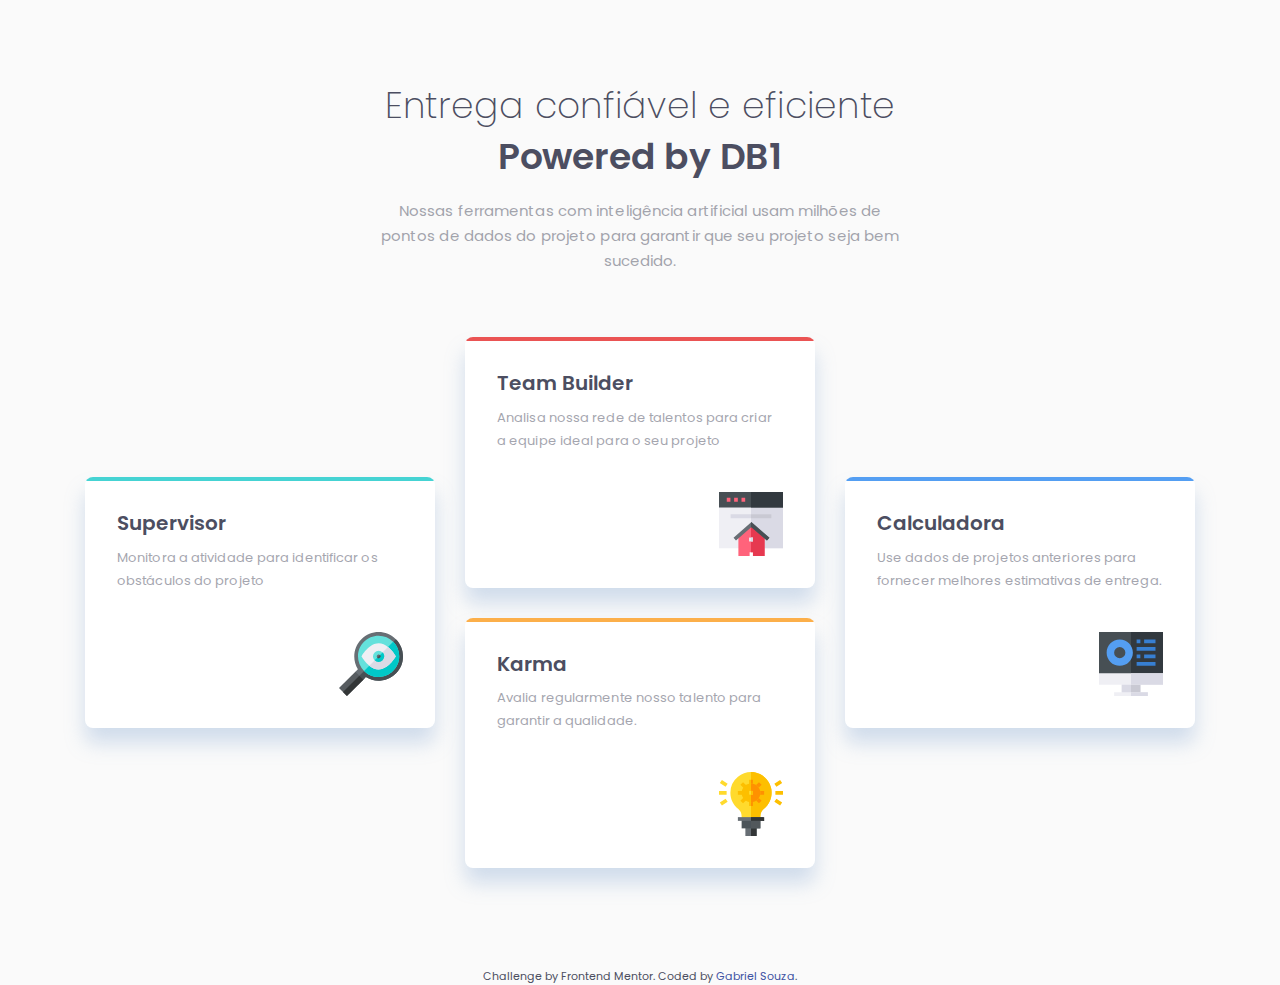
<file: Cards/index.html>
<!DOCTYPE html>
<html lang="pt-br">
<head>
  <meta charset="UTF-8">
  <meta name="viewport" content="width=device-width, initial-scale=1.0">
  <link rel="icon" type="image/png" sizes="32x32" href="./images/favicon-32x32.png">
  <title>Cards</title>
  <link href="https://fonts.googleapis.com/css?family=Poppins:200,400,600&display=swap" rel="stylesheet">
  <link rel="stylesheet" href="style.css">
</head>

<body>
  <main>
    <section class="welcome">
      <h1 class="text-light">
        Entrega confiável e eficiente
      </h1>
      <h1 class="text-bold">
        Powered by DB1
      </h1>
      <h2 class="text-regular">
        Nossas ferramentas com inteligência artificial usam milhões de pontos de dados do projeto
        para garantir que seu projeto seja bem sucedido.
      </h2>
    </section>
    <section class="cards grid">
      <div class="card cyan">
        <h1 class="text-bold">
          Supervisor
        </h1>
        <h2 class="text-regular">
          Monitora a atividade para identificar os obstáculos do projeto
        </h2>
        <div class="card-img">
          <img src="./images/icon-supervisor.svg" alt="">
        </div>
      </div>
      <div class="card red">
        <h1 class="text-bold">
          Team Builder
        </h1>
        <h2 class="text-regular">
          Analisa nossa rede de talentos para criar a equipe ideal para o seu projeto
        </h2>
        <div class="card-img">
          <img src="./images/icon-team-builder.svg" alt="">
        </div>
      </div>
      <div class="card orange">
        <h1 class="text-bold">
          Karma
        </h1>
        <h2 class="text-regular">
          Avalia regularmente nosso talento para garantir a qualidade.
        </h2>
        <div class="card-img">
          <img src="./images/icon-karma.svg" alt="">
        </div>
      </div>
      <div class="card blue">
        <h1 class="text-bold">
          Calculadora
        </h1>
        <h2 class="text-regular">
          Use dados de projetos anteriores para fornecer melhores estimativas de entrega.
        </h2>
        <div class="card-img">
          <img src="./images/icon-calculator.svg" alt="">
        </div>
      </div>
    </section>
  </main>
  
  <footer>
    <p class="attribution">
      Challenge by Frontend Mentor. 
      Coded by <a href="https://github.com/Kinmane">Gabriel Souza</a>.
    </p>
  </footer>

</body>
</html>
</file>
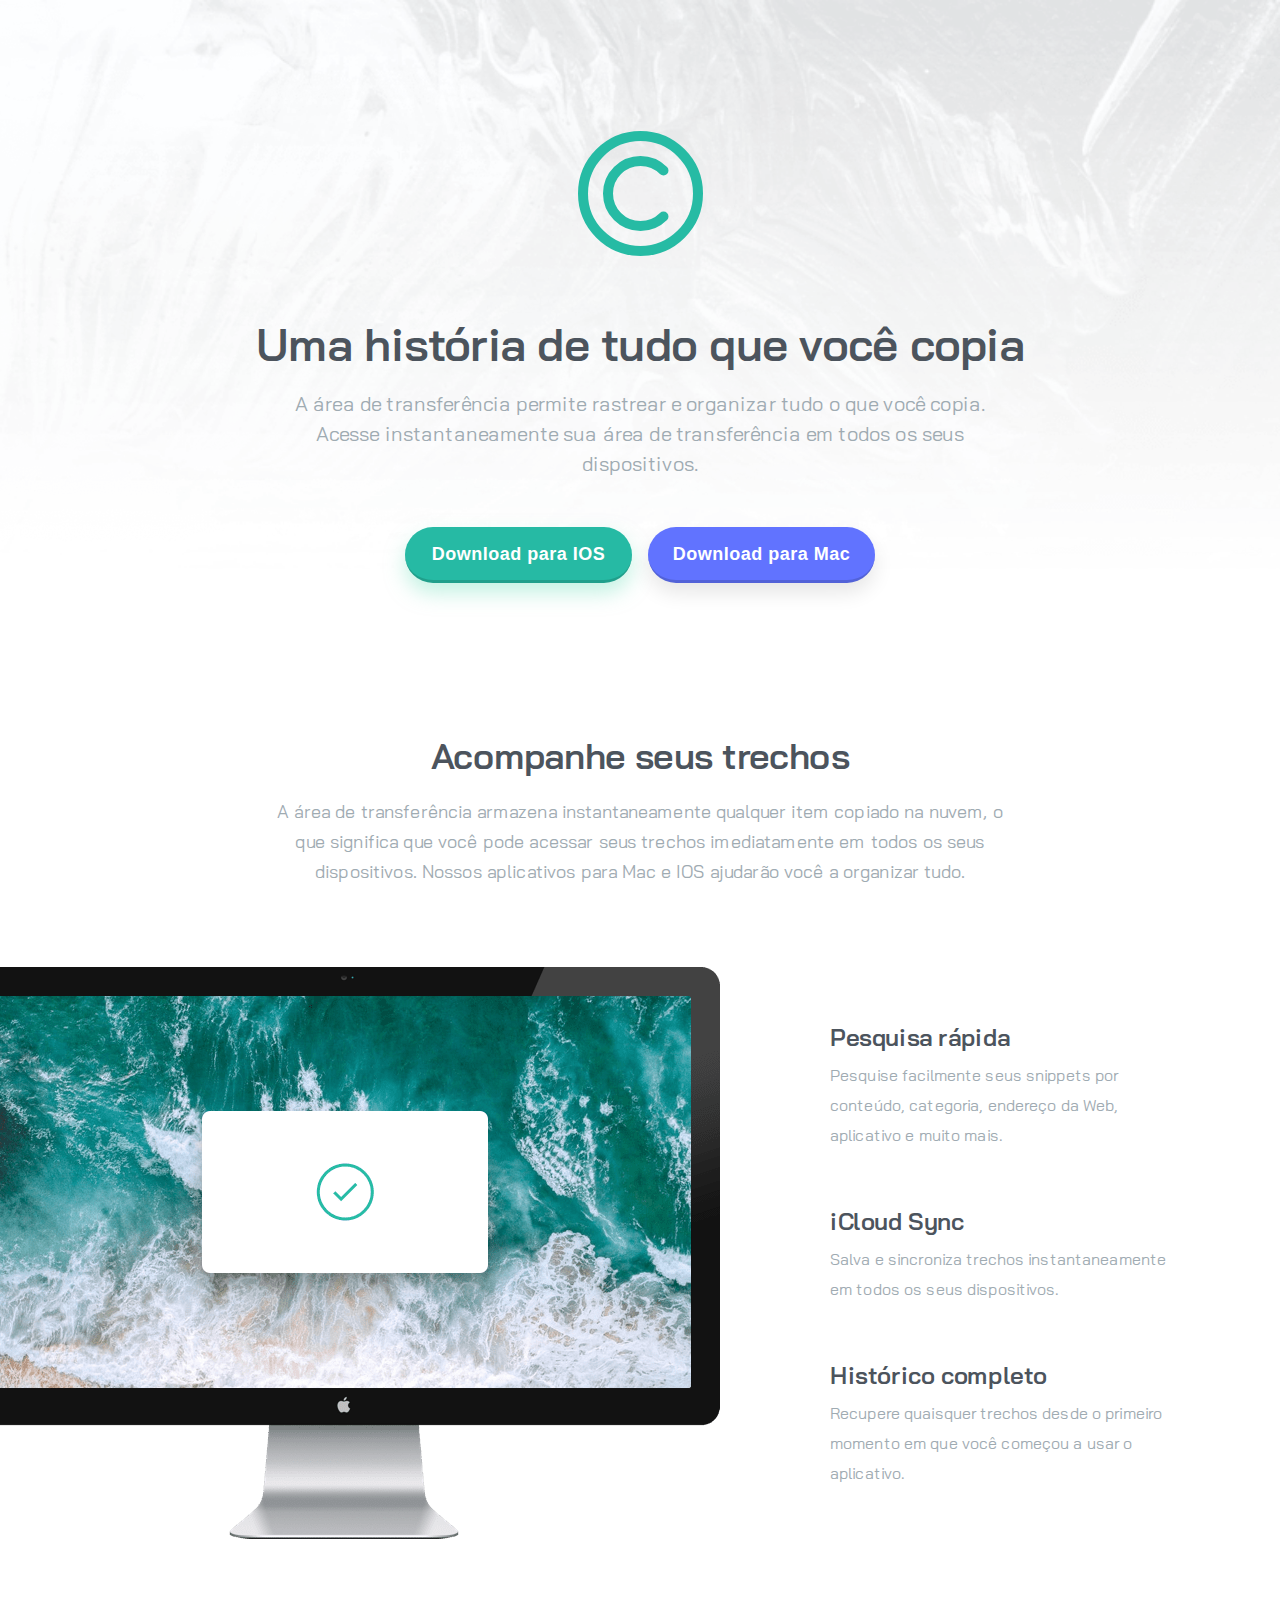
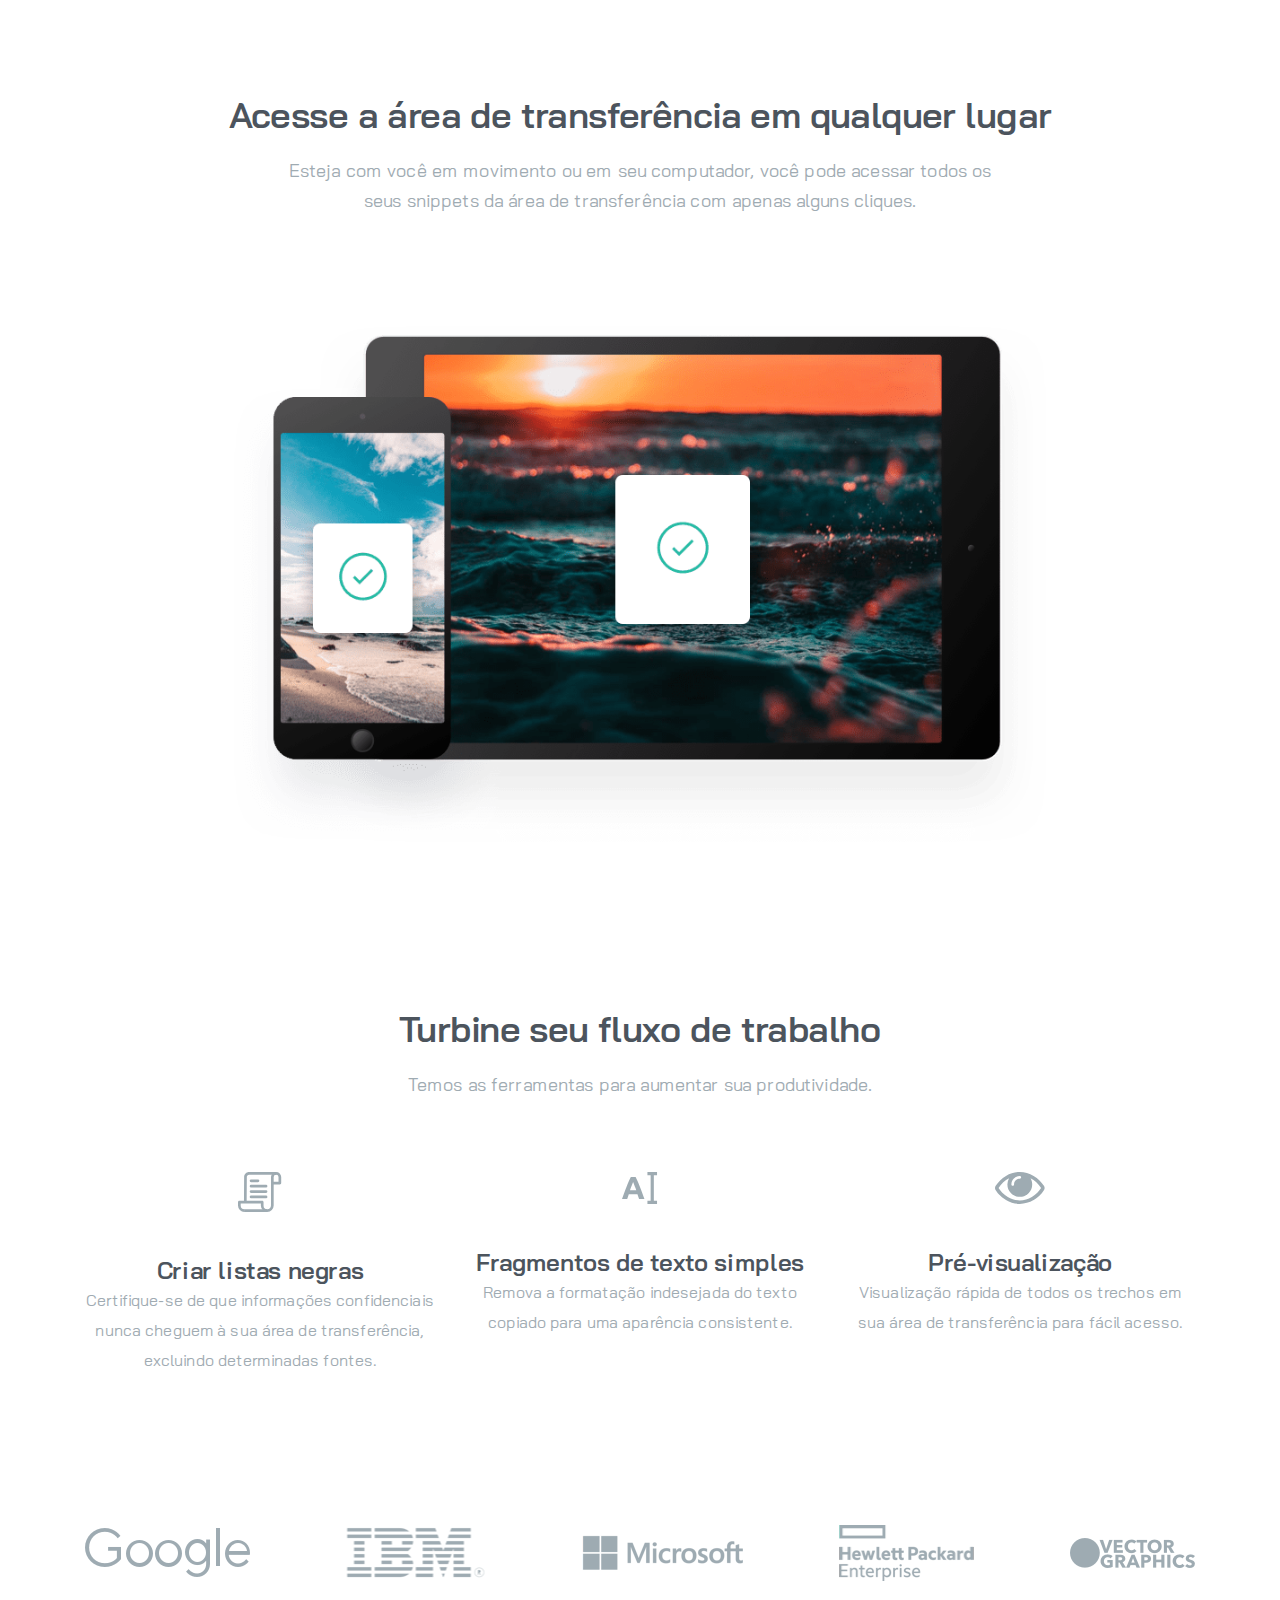
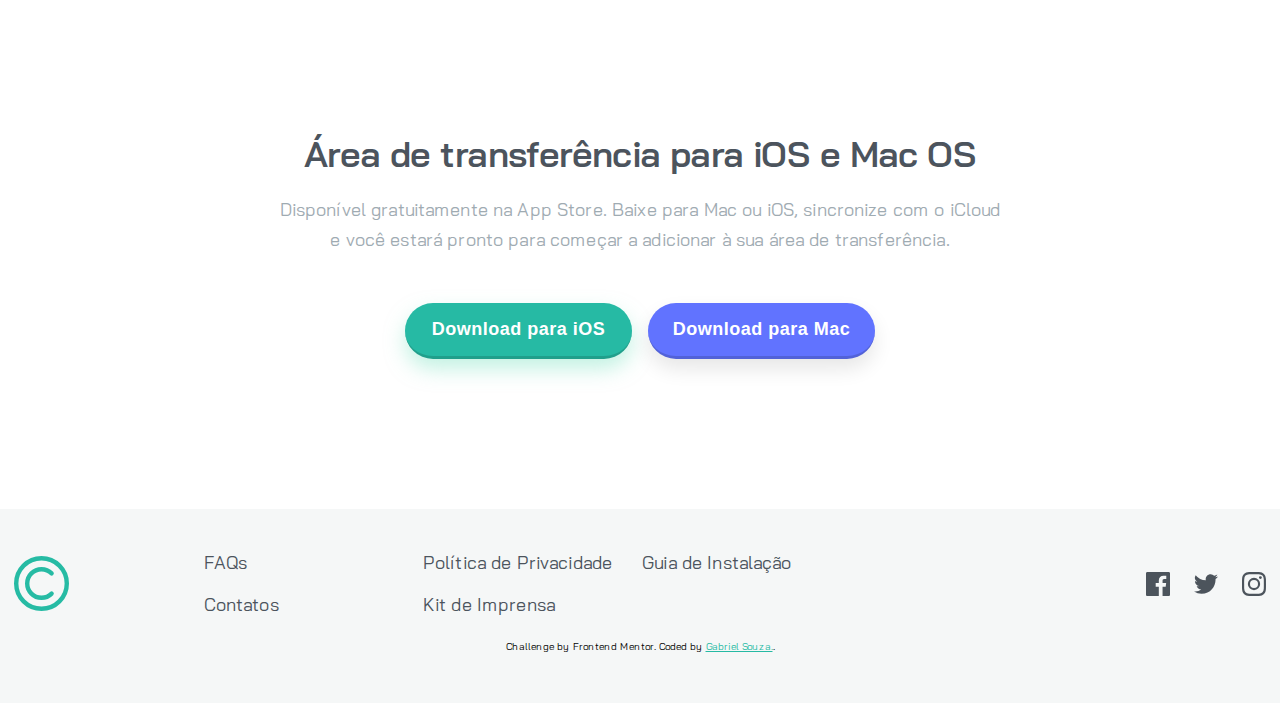
<file: Clipboard/index.html>
<!DOCTYPE html>
<html lang="pt-br">
<head>
  <meta charset="UTF-8">
  <meta name="viewport" content="width=device-width, initial-scale=1.0">
  <link rel="icon" type="image/png" sizes="32x32" href="./images/favicon-32x32.png">
  <title>Clipboard</title>
  <link rel="stylesheet" href="./style.css">
</head>

<body>
  
  <main class="main">
    <section class="hero">
      <div class="site-logo">
        <svg width="125" height="125" xmlns="http://www.w3.org/2000/svg"><g stroke="#26BBA4" stroke-width="10" fill="none" fill-rule="evenodd"><circle cx="62.5" cy="62.5" r="57.5"/><path d="M85.481 85.481c-12.692 12.692-33.27 12.692-45.962 0s-12.692-33.27 0-45.962 33.27-12.692 45.962 0" stroke-linecap="round"/></g></svg>
      </div>
      <h1 class="t-hero">Uma história de tudo que você copia</h1>
      <p class="t-hero-slogan">A área de transferência permite rastrear e organizar tudo o que você copia. Acesse instantaneamente sua área de transferência em todos os seus dispositivos.</p>
      <div class="download-buttons">
        <button class="button button--cyan">Download para IOS</button>
        <button class="button button--blue">Download para Mac</button>
      </div>
    </section>
    <section class="pros">
      <h2 class="t-section-title">Acompanhe seus trechos</h2>
      <p class="t-section-slogan">A área de transferência armazena instantaneamente qualquer item copiado na nuvem, o que significa que você pode acessar seus trechos imediatamente em todos os seus dispositivos. Nossos aplicativos para Mac e IOS ajudarão você a organizar tudo.</p>
      <div class="pros-group">
        <div class="pros-group-image-container">
          <img class="pros-image" src="./images/image-computer.png">
        </div>
        <div class="pros-group-copies">
          <div class="pros-group-copy">
            <h3 class="t-body-heading t-body-heading--pros">Pesquisa rápida</h3>
            <p class="t-body">Pesquise facilmente seus snippets por conteúdo, categoria, endereço da Web, aplicativo e muito mais.</p>
          </div>
          <div class="pros-group-copy">
            <h3 class="t-body-heading t-body-heading--pros">iCloud Sync</h3>
            <p class="t-body">Salva e sincroniza trechos instantaneamente em todos os seus dispositivos.</p>
          </div>
          <div class="pros-group-copy">
            <h3 class="t-body-heading t-body-heading--pros">Histórico completo</h3>
            <p class="t-body">Recupere quaisquer trechos desde o primeiro momento em que você começou a usar o aplicativo.</p>
          </div>
        </div>
      </div>
    </section>
    <section class="anywhere">
      <h2 class="t-section-title">Acesse a área de transferência em qualquer lugar</h2>
      <p class="t-section-slogan">Esteja com você em movimento ou em seu computador, você pode acessar todos os seus snippets da área de transferência com apenas alguns cliques.</p>
      <div class="anywhere-image-container">
        <img class="anywhere-image" src="./images/image-devices.png">
      </div>
    </section>
    <section class="supercharge">
      <h2 class="t-section-title">Turbine seu fluxo de trabalho</h2>
      <p class="t-section-slogan">Temos as ferramentas para aumentar sua produtividade.</p>
      <div class="work-flow-items">
        <div class="work-flow-item">
          <svg class="work-flow-item__icon" width="44" height="40" xmlns="http://www.w3.org/2000/svg"><g fill="#9EABB2" fill-rule="nonzero"><path d="M11.07 0C8.353 0 6.14 2.192 6.14 4.876l-.179 25.278 2.69.02.179-25.289c0-1.21 1.005-2.196 2.24-2.196h27.027V0H11.071z"/><path d="M38.097 0a5.115 5.115 0 00-5.11 5.11v28.37c0 2.052-1.668 3.72-3.72 3.72a3.725 3.725 0 01-3.72-3.72V30.21c0-.743-.601-1.345-1.344-1.345H1.345C.602 28.864 0 29.466 0 30.21v3.272a6.417 6.417 0 006.41 6.409V37.2a3.724 3.724 0 01-3.72-3.72v-1.927h20.168v1.928a6.417 6.417 0 006.41 6.409 6.417 6.417 0 006.409-6.41V12.46h6.185c.743 0 1.345-.602 1.345-1.345V5.11A5.115 5.115 0 0038.097 0zm2.42 9.77h-4.84V5.11a2.423 2.423 0 012.42-2.42 2.423 2.423 0 012.42 2.42v4.66z"/><path d="M6.14 37.201h22.813v2.689H6.14zM19.99 7.485h-6.947a1.345 1.345 0 100 2.69h6.947a1.345 1.345 0 100-2.69zM28.057 12.863H13.043a1.345 1.345 0 100 2.69h15.014a1.345 1.345 0 100-2.69zM28.057 18.242H13.043a1.345 1.345 0 100 2.69h15.014a1.344 1.344 0 100-2.69zM28.057 23.62H13.043a1.345 1.345 0 100 2.69h15.014a1.345 1.345 0 100-2.69z"/></g></svg>
          <h3 class="t-body-heading">Criar listas negras</h3>
          <p class="t-body">Certifique-se de que informações confidenciais nunca cheguem à sua área de transferência, excluindo determinadas fontes.</p>
        </div>
        <div class="work-flow-item">
          <svg class="work-flow-item__icon" width="36" height="32" xmlns="http://www.w3.org/2000/svg"><path d="M17.872 14.736a235.39 235.39 0 012.192 5.744c.746 2.027 1.536 4.24 2.368 6.64h-5.344a44.4 44.4 0 00-.784-2.368c-.288-.81-.57-1.632-.848-2.432h-8.64c-.278.8-.56 1.621-.848 2.432a44.4 44.4 0 00-.784 2.368H0a371.54 371.54 0 012.368-6.644 233.104 233.104 0 012.192-5.748 206.71 206.71 0 012.112-5.112c.693-1.61 1.413-3.136 2.16-4.736H13.6c.725 1.6 1.44 3.125 2.144 4.736.704 1.61 1.413 3.328 2.128 5.12zM7.968 18.32h6.303c-.34-.96-.671-1.878-.991-2.752a94.407 94.407 0 00-.912-2.4c-.288-.725-.539-1.365-.752-1.92-.214-.555-.384-.992-.512-1.313-.107.32-.267.758-.48 1.313a1241.872 1241.872 0 00-1.648 4.32c-.331.874-.667 1.792-1.008 2.752zM35.04 3.2h-3.2v25.6h3.2V32h-9.6v-3.2h3.2V3.2h-3.2V0h9.6v3.2z" fill="#9EABB2" fill-rule="nonzero"/></svg>
          <h3 class="t-body-heading">Fragmentos de texto simples</h3>
          <p class="t-body">Remova a formatação indesejada do texto copiado para uma aparência consistente.</p>
        </div>
        <div class="work-flow-item">
          <svg class="work-flow-item__icon" width="50" height="32" xmlns="http://www.w3.org/2000/svg"><path d="M49.059 14.072c-2.585-4.227-6.06-7.623-10.424-10.188C34.27 1.318 29.66.035 24.806.035c-4.854 0-9.464 1.283-13.829 3.849C6.612 6.449 3.137 9.845.554 14.072c-.37.646-.554 1.283-.554 1.91 0 .628.185 1.265.554 1.91 2.583 4.227 6.058 7.624 10.423 10.189 4.365 2.565 8.975 3.847 13.83 3.847 4.853 0 9.463-1.277 13.828-3.833 4.365-2.557 7.84-5.957 10.424-10.202.369-.646.553-1.283.553-1.91 0-.628-.184-1.265-.553-1.911zM18.867 6.5c1.652-1.652 3.631-2.478 5.939-2.478.369 0 .683.13.941.388.258.258.388.572.388.941 0 .37-.13.683-.387.941a1.28 1.28 0 01-.942.388c-1.587 0-2.944.563-4.07 1.689-1.126 1.126-1.688 2.482-1.688 4.07 0 .369-.13.683-.388.941a1.28 1.28 0 01-.941.388c-.37 0-.683-.13-.942-.388a1.282 1.282 0 01-.388-.942c0-2.306.827-4.286 2.478-5.938zm17.969 18.522c-3.701 2.242-7.71 3.364-12.03 3.364-4.319 0-8.329-1.121-12.03-3.364-3.7-2.243-6.777-5.256-9.232-9.04 2.805-4.356 6.321-7.614 10.548-9.773a12.099 12.099 0 00-1.689 6.23c0 3.414 1.214 6.334 3.64 8.762 2.428 2.427 5.349 3.64 8.763 3.64 3.415 0 6.335-1.213 8.762-3.64 2.428-2.427 3.641-5.348 3.641-8.763 0-2.233-.563-4.31-1.689-6.229 4.227 2.16 7.743 5.418 10.548 9.773-2.454 3.784-5.532 6.797-9.232 9.04z" fill="#9EABB2" fill-rule="nonzero"/></svg>
          <h3 class="t-body-heading">Pré-visualização</h3>
          <p class="t-body">Visualização rápida de todos os trechos em sua área de transferência para fácil acesso.</p>
        </div>
      </div>
    </section>
    <section class="sponsors">
      <h2 class="hidden-text">patrocinadores</h2>
      <img class="sponsor" src="./images/logo-google.png">
      <img class="sponsor" src="./images/logo-ibm.png">
      <img class="sponsor" src="./images/logo-microsoft.png">
      <img class="sponsor" src="./images/logo-hp.png">
      <img class="sponsor" src="./images/logo-vector-graphics.png">
    </section>
    <section class="call-to-action">
      <h2 class="t-section-title">Área de transferência para iOS e Mac OS</h2>
      <p class="t-section-slogan">Disponível gratuitamente na App Store. Baixe para Mac ou iOS, sincronize com o iCloud e você estará pronto para começar a adicionar à sua área de transferência.</p>
      <div class="download-buttons">
        <button class="button button--cyan">Download para iOS</button>
        <button class="button button--blue">Download para Mac</button>
      </div>
    </section>
  </main>

  <footer class="footer">
    <div class="footer-logo">
      <img class="footer-logo__icon" src="./images/logo.svg">
    </div>
    <nav class="footer-nav">
      <a class="t-footer footer-nav__item" href="#">FAQs</a>
      <a class="t-footer footer-nav__item" href="#">Contatos</a>
      <a class="t-footer footer-nav__item" href="#">Política de Privacidade</a>
      <a class="t-footer footer-nav__item" href="#">Kit de Imprensa</a>
      <a class="t-footer footer-nav__item" href="#">Guia de Instalação</a>
    </nav>
    <div class="socials">
      <a class="social" href="#">
        <span class="hidden-text">Facebook</span>
        <svg width="24" height="24" xmlns="http://www.w3.org/2000/svg"><path class="social__icon" d="M22.675 0H1.325C.593 0 0 .593 0 1.325v21.351C0 23.407.593 24 1.325 24H12.82v-9.294H9.692v-3.622h3.128V8.413c0-3.1 1.893-4.788 4.659-4.788 1.325 0 2.463.099 2.795.143v3.24l-1.918.001c-1.504 0-1.795.715-1.795 1.763v2.313h3.587l-.467 3.622h-3.12V24h6.116c.73 0 1.323-.593 1.323-1.325V1.325C24 .593 23.407 0 22.675 0z" fill="#4C545C" fill-rule="nonzero"/></svg>
      </a>
      <a class="social" href="#">
        <span class="hidden-text">Twitter</span>
        <svg width="24" height="20" xmlns="http://www.w3.org/2000/svg"><path class="social__icon" d="M24 2.557a9.83 9.83 0 01-2.828.775A4.932 4.932 0 0023.337.608a9.864 9.864 0 01-3.127 1.195A4.916 4.916 0 0016.616.248c-3.179 0-5.515 2.966-4.797 6.045A13.978 13.978 0 011.671 1.149a4.93 4.93 0 001.523 6.574 4.903 4.903 0 01-2.229-.616c-.054 2.281 1.581 4.415 3.949 4.89a4.935 4.935 0 01-2.224.084 4.928 4.928 0 004.6 3.419A9.9 9.9 0 010 17.54a13.94 13.94 0 007.548 2.212c9.142 0 14.307-7.721 13.995-14.646A10.025 10.025 0 0024 2.557z" fill="#4C545C" fill-rule="nonzero"/></svg>
      </a>
      <a class="social" href="#">
        <span class="hidden-text">Instagram</span>
        <svg width="24" height="24" xmlns="http://www.w3.org/2000/svg"><path class="social__icon" d="M12 2.163c3.204 0 3.584.012 4.85.07 3.252.148 4.771 1.691 4.919 4.919.058 1.265.069 1.645.069 4.849 0 3.205-.012 3.584-.069 4.849-.149 3.225-1.664 4.771-4.919 4.919-1.266.058-1.644.07-4.85.07-3.204 0-3.584-.012-4.849-.07-3.26-.149-4.771-1.699-4.919-4.92-.058-1.265-.07-1.644-.07-4.849 0-3.204.013-3.583.07-4.849.149-3.227 1.664-4.771 4.919-4.919 1.266-.057 1.645-.069 4.849-.069zM12 0C8.741 0 8.333.014 7.053.072 2.695.272.273 2.69.073 7.052.014 8.333 0 8.741 0 12c0 3.259.014 3.668.072 4.948.2 4.358 2.618 6.78 6.98 6.98C8.333 23.986 8.741 24 12 24c3.259 0 3.668-.014 4.948-.072 4.354-.2 6.782-2.618 6.979-6.98.059-1.28.073-1.689.073-4.948 0-3.259-.014-3.667-.072-4.947-.196-4.354-2.617-6.78-6.979-6.98C15.668.014 15.259 0 12 0zm0 5.838a6.162 6.162 0 100 12.324 6.162 6.162 0 000-12.324zM12 16a4 4 0 110-8 4 4 0 010 8zm6.406-11.845a1.44 1.44 0 100 2.881 1.44 1.44 0 000-2.881z" fill="#4C545C" fill-rule="nonzero"/></svg>
      </a>
    </div>

  </footer>

  <p class="attribution">
    Challenge by Frontend Mentor. 
    Coded by <a href="https://github.com/Kinmane">Gabriel Souza.</a>.
  </p>

</body>
</html>
</file>
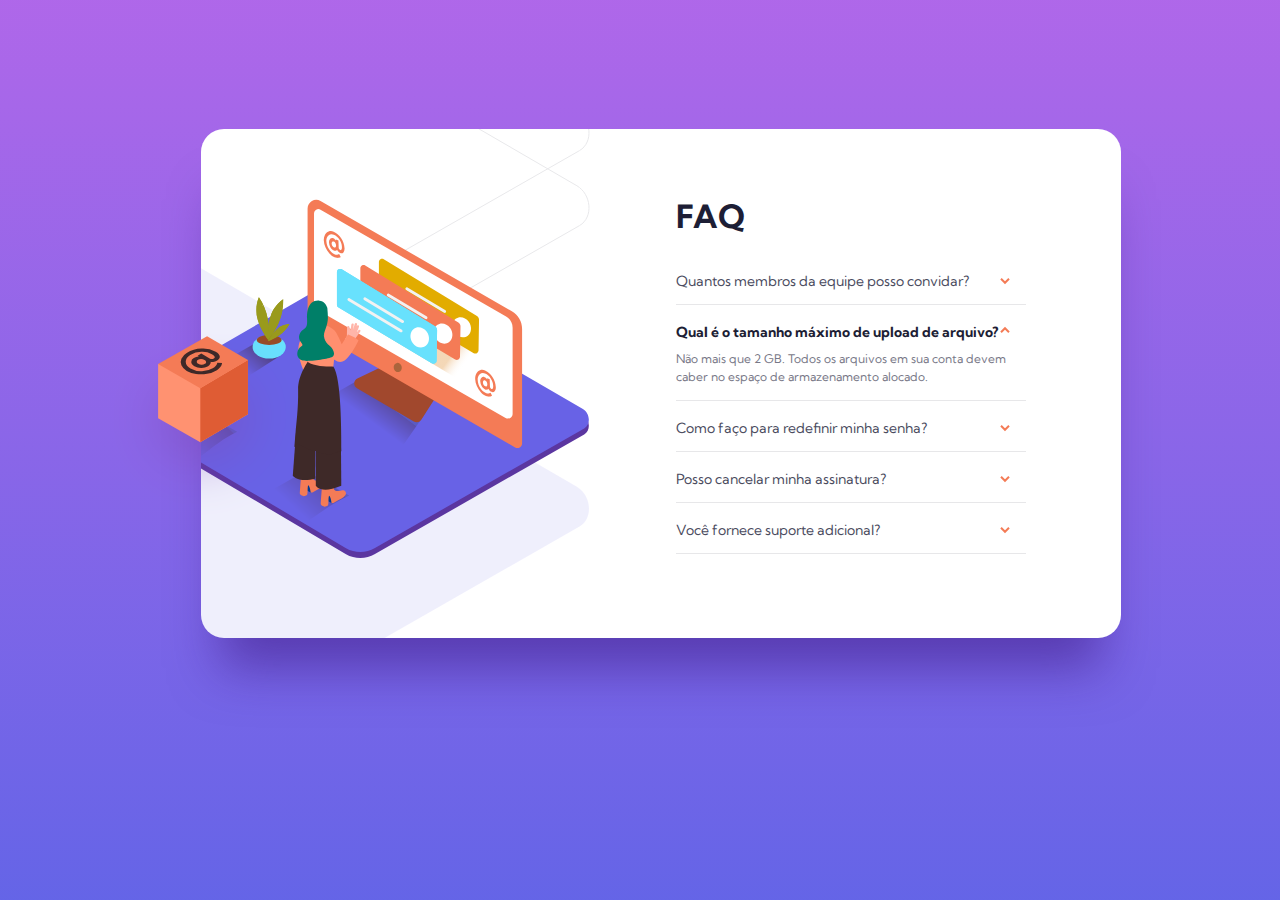
<file: Faq/index.html>
<!DOCTYPE html>
<html lang="pt-br">
<head>
  <meta charset="UTF-8">
  <meta name="viewport" content="width=device-width, initial-scale=1.0">
  <link rel="icon" type="image/png" sizes="32x32" href="./images/favicon-32x32.png">
  <link href="https://fonts.googleapis.com/css2?family=Kumbh+Sans:wght@400;700&display=swap" rel="stylesheet">
  <link rel="stylesheet" href="./style.css">
  <title>FAQ</title>
</head>

<body>

  <main class="main">
    
    <section class="faqs">
      <h1 class="sr-only">FAQ</h1>
      <div class="faqs__image"></div>
      <div class="faqs-container">
        <h2 class="t-h2 faqs__heading">FAQ</h2>
        <details class="faq">
          <summary class="faq__question t-question">Quantos membros da equipe posso convidar?</summary>
          <p class="faq__answer t-answer">Você pode convidar até 2 usuários adicionais no plano Gratuito. Não há limite de membros da equipe para o plano Premium.</p>
        </details>
        <div class="divider"></div>
        <details class="faq" open>
          <summary class="faq__question t-question">Qual é o tamanho máximo de upload de arquivo?</summary>
          <p class="faq__answer t-answer">Não mais que 2 GB. Todos os arquivos em sua conta devem caber no espaço de armazenamento alocado.</p>
        </details>
        <div class="divider"></div>
        <details class="faq">
          <summary class="faq__question t-question">Como faço para redefinir minha senha?</summary>
          <p class="faq__answer t-answer">Clique em “Esqueci a senha” na página de login ou em “Alterar senha” na página do seu perfil. Um link de redefinição será enviado para você.</p>
        </details>
        <div class="divider"></div>
        <details class="faq">
          <summary class="faq__question t-question">Posso cancelar minha assinatura?</summary>
          <p class="faq__answer t-answer">Sim! Envie-nos uma mensagem e processaremos sua solicitação sem perguntas.</p>
        </details>
        <div class="divider"></div>
        <details class="faq">
          <summary class="faq__question t-question">Você fornece suporte adicional?</summary>
          <p class="faq__answer t-answer">O suporte por chat e e-mail está disponível 24 horas por dia, 7 dias por semana. As linhas telefônicas estão abertas durante o horário comercial normal.</p>
        </details>
        <div class="divider"></div>
      </div>
    </section>

  </main>

</body>

</html>
</file>
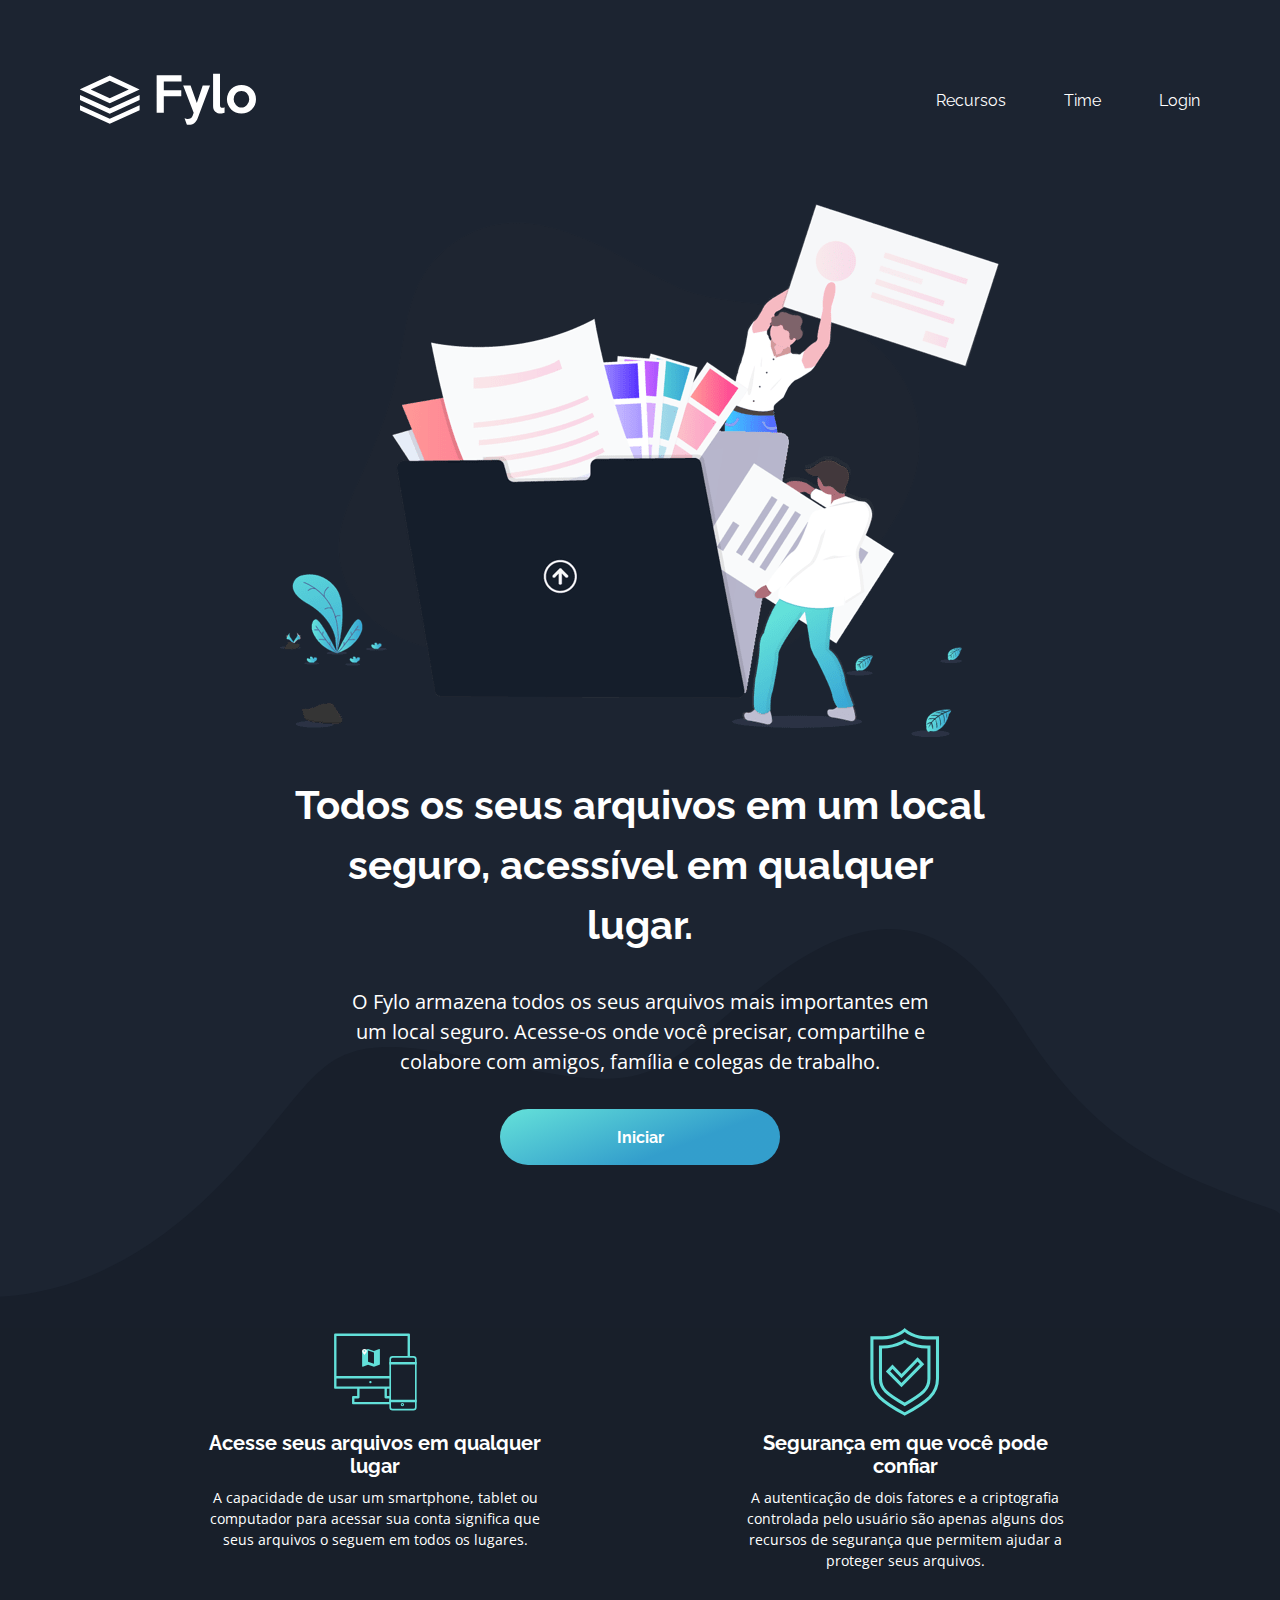
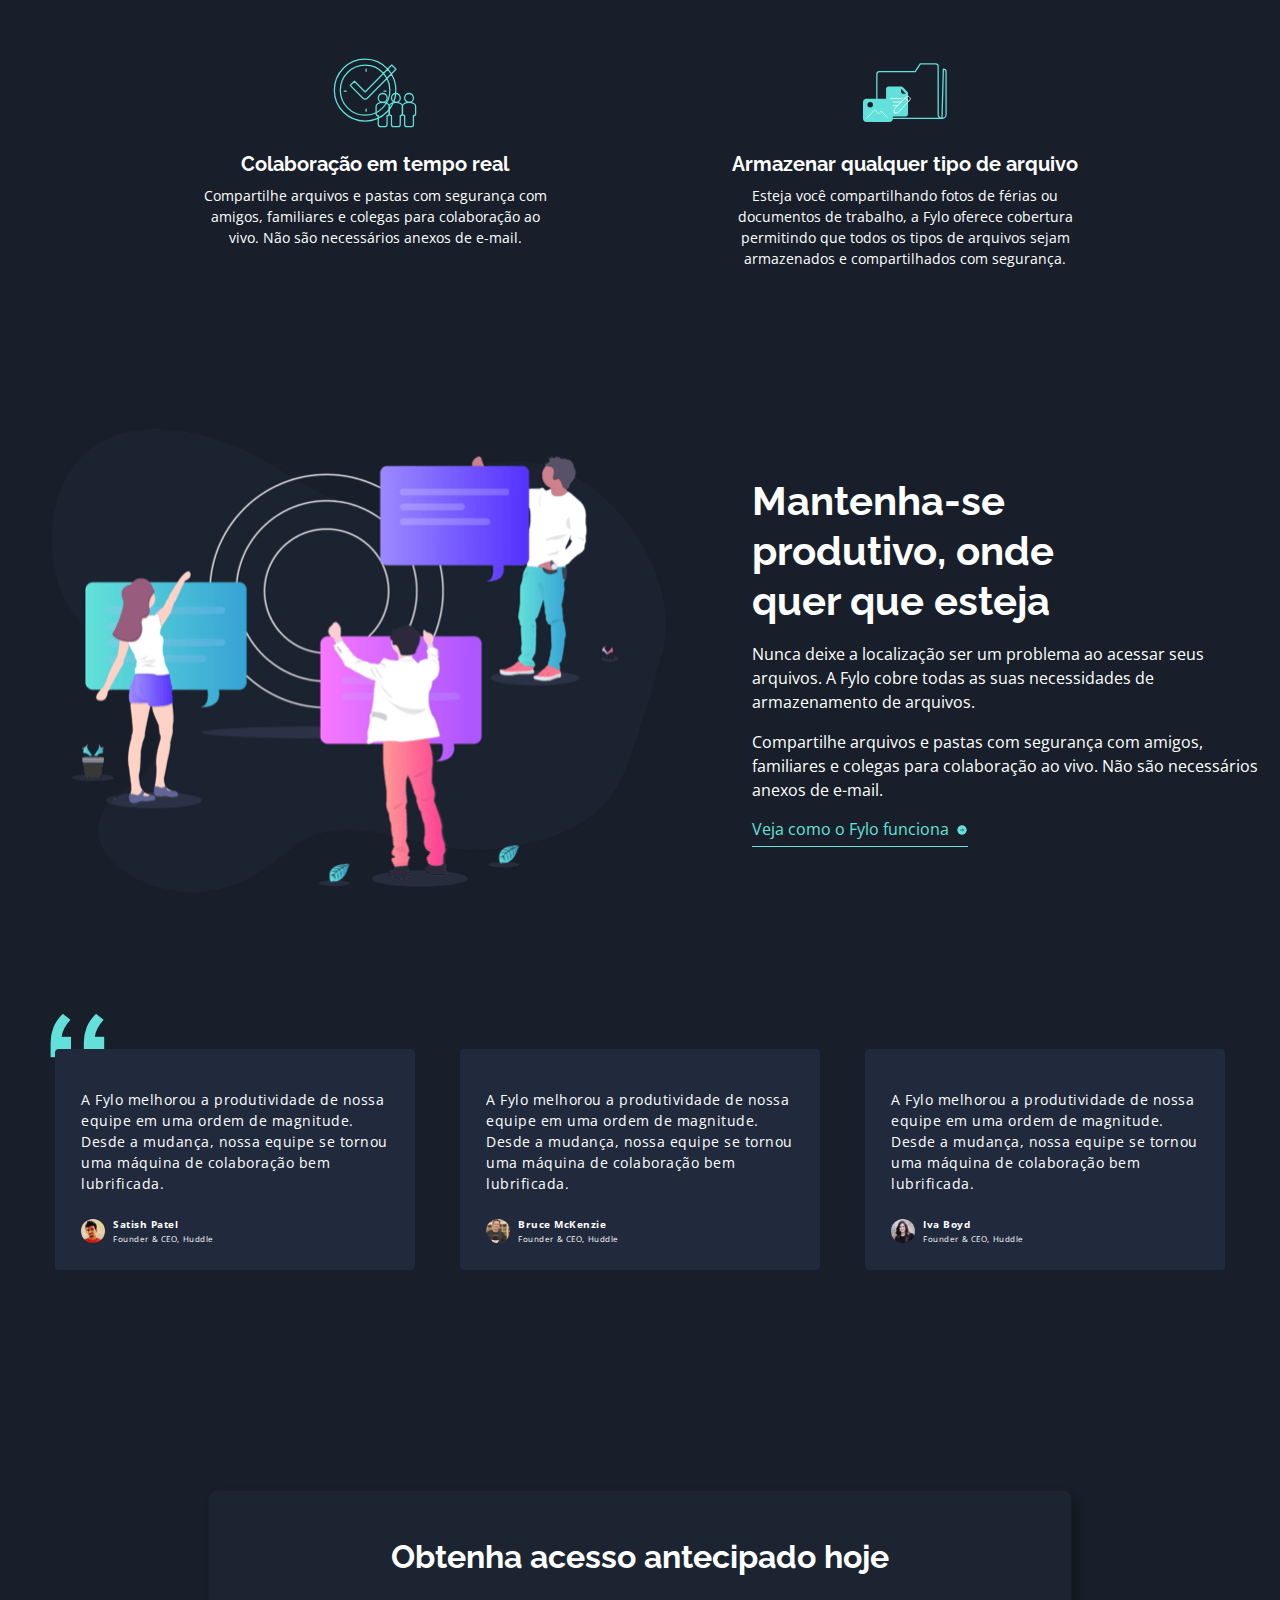
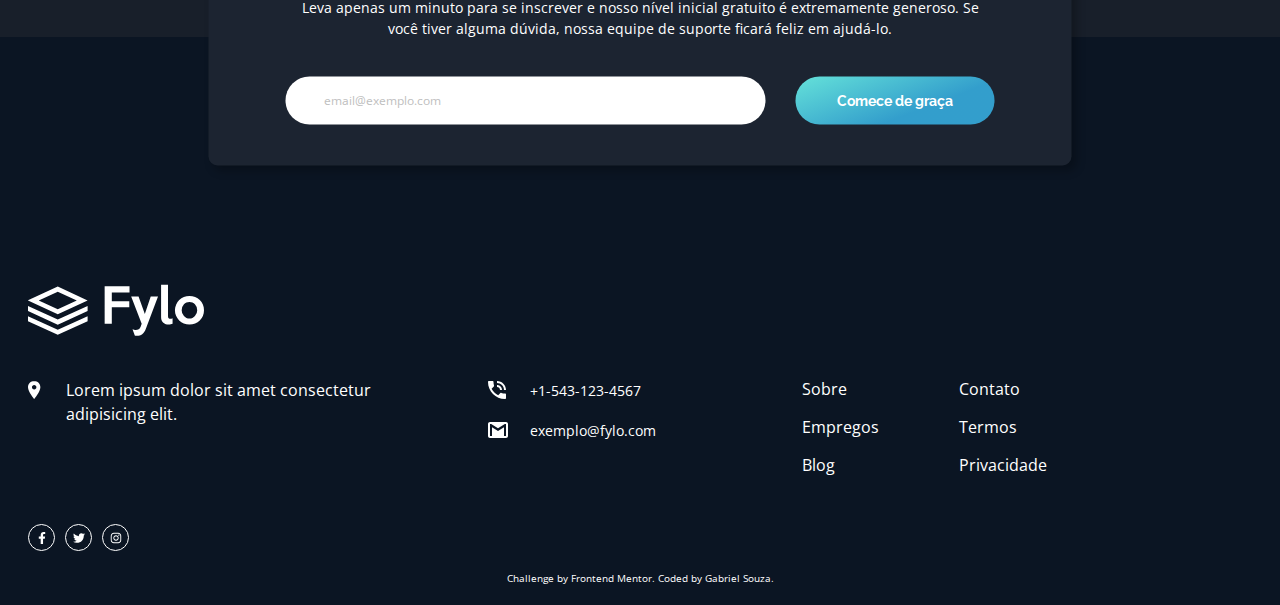
<file: Fylo_Dark/index.html>
<!DOCTYPE html>
<html lang="pt-br">

<head>
  <meta charset="UTF-8">
  <meta name="viewport" content="width=device-width, initial-scale=1.0">
  <link rel="icon" type="image/png" sizes="32x32" href="./images/favicon-32x32.png">
  <title>Fylo - Dark Theme</title>
  <link rel="stylesheet" href="./style.css">
  <link rel="shortcut icon" href="./images/favicon-32x32.png" type="image/x-icon">
</head>

<body>

  <header class="header">
    <a class="brand" href="/">
      <span class="hidden-text">Fylo</span>
      <img class="brand__logo__image" src="./images/logo.svg" alt="site logo">
    </a>
    <nav class="menu">
      <ul class="menu__items">
        <li class="menu__item">
          <a class="t-header-nav" href="/">Recursos</a>
        </li>
        <li class="menu__item">
          <a class="t-header-nav" href="/">Time</a>
        </li>
        <li class="menu__item">
          <a class="t-header-nav" href="/">Login</a>
        </li>
      </ul>
    </nav>
  </header>

  <main class="main">
    <section class="intro">
      <div class="intro__image__container">
        <img class="intro__image" src="./images/illustration-intro.png">
      </div>
      <div class="intro__content__container">
        <h1 class="t-intro-heading intro-heading">Todos os seus arquivos em um local seguro, acessível em qualquer
          lugar.</h1>
        <p class="t-intro-body intro-body">O Fylo armazena todos os seus arquivos mais importantes em um local seguro.
          Acesse-os onde você precisar, compartilhe e colabore com amigos, família e colegas de trabalho.</p>
        <button class="button button--intro">Iniciar</button>
      </div>
    </section>
    <section class="features">
      <div class="feature-cards-container">
        <div class="feature__card feature_card--upper">
          <div class="feature__card__image__container">
            <img class="feature__card__image" src="./images/icon-access-anywhere.svg">
          </div>
          <h2 class="t-feature-heading feature-heading">Acesse seus arquivos em qualquer lugar</h2>
          <p class="t-feature-body">A capacidade de usar um smartphone, tablet ou computador para acessar sua conta
            significa que seus arquivos o seguem em todos os lugares.</p>
        </div>
        <div class="feature__card feature_card--upper">
          <div class="feature__card__image__container">
            <img class="feature__card__image" src="./images/icon-security.svg">
          </div>
          <h2 class="t-feature-heading feature-heading">Segurança em que você pode confiar</h2>
          <p class="t-feature-body">A autenticação de dois fatores e a criptografia controlada pelo usuário são apenas
            alguns dos recursos de segurança que permitem ajudar a proteger seus arquivos.</p>
        </div>
        <div class="feature__card">
          <div class="feature__card__image__container">
            <img class="feature__card__image" src="./images/icon-collaboration.svg">
          </div>
          <h2 class="t-feature-heading feature-heading">Colaboração em tempo real</h2>
          <p class="t-feature-body">Compartilhe arquivos e pastas com segurança com amigos, familiares e colegas para
            colaboração ao vivo. Não são necessários anexos de e-mail.</p>
        </div>
        <div class="feature__card">
          <div class="feature__card__image__container">
            <img class="feature__card__image" src="./images/icon-any-file.svg">
          </div>
          <h2 class="t-feature-heading feature-heading">Armazenar qualquer tipo de arquivo</h2>
          <p class="t-feature-body">Esteja você compartilhando fotos de férias ou documentos de trabalho, a Fylo oferece
            cobertura permitindo que todos os tipos de arquivos sejam armazenados e compartilhados com segurança.</p>
        </div>
      </div>
    </section>
    <section class="productive">
      <div class="productive__container">
        <div class="productive__image__container">
          <img class="productive__image" src="./images/illustration-stay-productive.png">
        </div>
        <div class="productive__copy">
          <h2 class="t-productive-heading">Mantenha-se produtivo, onde quer que esteja</h2>
          <p class="t-productive-body">Nunca deixe a localização ser um problema ao acessar seus arquivos. A Fylo cobre
            todas as suas necessidades de armazenamento de arquivos.</p>
          <p class="t-productive-body">Compartilhe arquivos e pastas com segurança com amigos, familiares e colegas para
            colaboração ao vivo. Não são necessários anexos de e-mail.</p>
          <a class="t-productive-link productive-link" href="/">Veja como o Fylo funciona</a>
        </div>
      </div>
    </section>
    <section class="testimonials">
      <div class="testimonials__container">
        <div class="testimonial_card">
          <p class="t-testimonial-body">A Fylo melhorou a produtividade de nossa equipe em uma ordem de magnitude. Desde
            a mudança, nossa equipe se tornou uma máquina de colaboração bem lubrificada.</p>
          <div class="profile">
            <div class="profile__avatar">
              <img class="profile__avatar__image" src="./images/profile-1.jpg">
            </div>
            <div class="profile__content">
              <h3 class="t-profile-name profile-name">Satish Patel</h3>
              <h4 class="t-profile-title">Founder & CEO, Huddle</h4>
            </div>
          </div>
        </div>
        <div class="testimonial_card">
          <p class="t-testimonial-body">A Fylo melhorou a produtividade de nossa equipe em uma ordem de magnitude. Desde
            a mudança, nossa equipe se tornou uma máquina de colaboração bem lubrificada.</p>
          <div class="profile">
            <div class="profile__avatar">
              <img class="profile__avatar__image" src="./images/profile-2.jpg">
            </div>
            <div class="profile__content">
              <h3 class="t-profile-name profile-name">Bruce McKenzie</h3>
              <h4 class="t-profile-title">Founder & CEO, Huddle</h4>
            </div>
          </div>
        </div>
        <div class="testimonial_card">
          <p class="t-testimonial-body">A Fylo melhorou a produtividade de nossa equipe em uma ordem de magnitude. Desde
            a mudança, nossa equipe se tornou uma máquina de colaboração bem lubrificada.</p>
          <div class="profile">
            <div class="profile__avatar">
              <img class="profile__avatar__image" src="./images/profile-3.jpg">
            </div>
            <div class="profile__content">
              <h3 class="t-profile-name profile-name">Iva Boyd</h3>
              <h4 class="t-profile-title">Founder & CEO, Huddle</h4>
            </div>
          </div>
        </div>
      </div>
    </section>
    <section class="call-to-action">
      <div class="call-to-action__container">
        <h2 class="t-cta-heading cta-heading">Obtenha acesso antecipado hoje</h2>
        <p class="t-cta-body">Leva apenas um minuto para se inscrever e nosso nível inicial gratuito é extremamente
          generoso. Se você tiver alguma dúvida, nossa equipe de suporte ficará feliz em ajudá-lo.</p>
        <div class="input-group">
          <label class="hidden-text" for="email">Campo de entrada de e-mail</label>
          <input class="email-input" type="text" id="email" name="email" placeholder="email@exemplo.com">
          <button class="button button--cta">Comece de graça</button>
        </div>
      </div>
    </section>
  </main>

  <footer class="footer">
    <div class="footer-container">
      <div class="footer-logo">
        <img src="./images/logo.svg" alt="site logo">
      </div>
      <div class="footer-content">
        <div class="address">
          <div class="vector-icon">
            <img src="./images/icon-location.svg">
          </div>
          <p class="t-footer-address">Lorem ipsum dolor sit amet consectetur adipisicing elit.</p>
        </div>
        <div class="contact">
          <div class="phone">
            <div class="vector-icon">
              <img src="./images/icon-phone.svg">
            </div>
            <p class="t-footer-contact">+1-543-123-4567</p>
          </div>
          <div class="email">
            <div class="vector-icon">
              <img src="./images/icon-email.svg">
            </div>
            <p class="t-footer-contact">exemplo@fylo.com</p>
          </div>
        </div>
        <ul class="footer-nav">
          <li><a class="t-footer-nav-item" href="/">Sobre</a></li>
          <li><a class="t-footer-nav-item" href="/">Empregos</a></li>
          <li><a class="t-footer-nav-item" href="/">Blog</a></li>
        </ul>
        <ul class="footer-nav">
          <li><a class="t-footer-nav-item" href="/">Contato</a></li>
          <li><a class="t-footer-nav-item" href="/">Termos</a></li>
          <li><a class="t-footer-nav-item" href="/">Privacidade</a></li>
        </ul>
        <div class="socials">
          <div class="social">
            <svg class="social__icon" aria-hidden="true" focusable="false" data-prefix="fab" data-icon="facebook-f"
              class="svg-inline--fa fa-facebook-f fa-w-10" role="img" xmlns="http://www.w3.org/2000/svg"
              viewBox="0 0 320 512">
              <path fill="currentColor"
                d="M279.14 288l14.22-92.66h-88.91v-60.13c0-25.35 12.42-50.06 52.24-50.06h40.42V6.26S260.43 0 225.36 0c-73.22 0-121.08 44.38-121.08 124.72v70.62H22.89V288h81.39v224h100.17V288z">
              </path>
            </svg>
          </div>
          <div class="social">
            <svg class="social__icon" aria-hidden="true" focusable="false" data-prefix="fab" data-icon="twitter"
              class="svg-inline--fa fa-twitter fa-w-16" role="img" xmlns="http://www.w3.org/2000/svg"
              viewBox="0 0 512 512">
              <path fill="currentColor"
                d="M459.37 151.716c.325 4.548.325 9.097.325 13.645 0 138.72-105.583 298.558-298.558 298.558-59.452 0-114.68-17.219-161.137-47.106 8.447.974 16.568 1.299 25.34 1.299 49.055 0 94.213-16.568 130.274-44.832-46.132-.975-84.792-31.188-98.112-72.772 6.498.974 12.995 1.624 19.818 1.624 9.421 0 18.843-1.3 27.614-3.573-48.081-9.747-84.143-51.98-84.143-102.985v-1.299c13.969 7.797 30.214 12.67 47.431 13.319-28.264-18.843-46.781-51.005-46.781-87.391 0-19.492 5.197-37.36 14.294-52.954 51.655 63.675 129.3 105.258 216.365 109.807-1.624-7.797-2.599-15.918-2.599-24.04 0-57.828 46.782-104.934 104.934-104.934 30.213 0 57.502 12.67 76.67 33.137 23.715-4.548 46.456-13.32 66.599-25.34-7.798 24.366-24.366 44.833-46.132 57.827 21.117-2.273 41.584-8.122 60.426-16.243-14.292 20.791-32.161 39.308-52.628 54.253z">
              </path>
            </svg>
          </div>
          <div class="social">
            <svg class="social__icon" aria-hidden="true" focusable="false" data-prefix="fab" data-icon="instagram"
              class="svg-inline--fa fa-instagram fa-w-14" role="img" xmlns="http://www.w3.org/2000/svg"
              viewBox="0 0 448 512">
              <path fill="currentColor"
                d="M224.1 141c-63.6 0-114.9 51.3-114.9 114.9s51.3 114.9 114.9 114.9S339 319.5 339 255.9 287.7 141 224.1 141zm0 189.6c-41.1 0-74.7-33.5-74.7-74.7s33.5-74.7 74.7-74.7 74.7 33.5 74.7 74.7-33.6 74.7-74.7 74.7zm146.4-194.3c0 14.9-12 26.8-26.8 26.8-14.9 0-26.8-12-26.8-26.8s12-26.8 26.8-26.8 26.8 12 26.8 26.8zm76.1 27.2c-1.7-35.9-9.9-67.7-36.2-93.9-26.2-26.2-58-34.4-93.9-36.2-37-2.1-147.9-2.1-184.9 0-35.8 1.7-67.6 9.9-93.9 36.1s-34.4 58-36.2 93.9c-2.1 37-2.1 147.9 0 184.9 1.7 35.9 9.9 67.7 36.2 93.9s58 34.4 93.9 36.2c37 2.1 147.9 2.1 184.9 0 35.9-1.7 67.7-9.9 93.9-36.2 26.2-26.2 34.4-58 36.2-93.9 2.1-37 2.1-147.8 0-184.8zM398.8 388c-7.8 19.6-22.9 34.7-42.6 42.6-29.5 11.7-99.5 9-132.1 9s-102.7 2.6-132.1-9c-19.6-7.8-34.7-22.9-42.6-42.6-11.7-29.5-9-99.5-9-132.1s-2.6-102.7 9-132.1c7.8-19.6 22.9-34.7 42.6-42.6 29.5-11.7 99.5-9 132.1-9s102.7-2.6 132.1 9c19.6 7.8 34.7 22.9 42.6 42.6 11.7 29.5 9 99.5 9 132.1s2.7 102.7-9 132.1z">
              </path>
            </svg>
          </div>
        </div>
      </div>
    </div>
  </footer>

  <p class="attribution">
    Challenge by Frontend Mentor.
    Coded by <a href="https://github.com/Kinmane">Gabriel Souza.</a>
  </p>

</body>

</html>
</file>
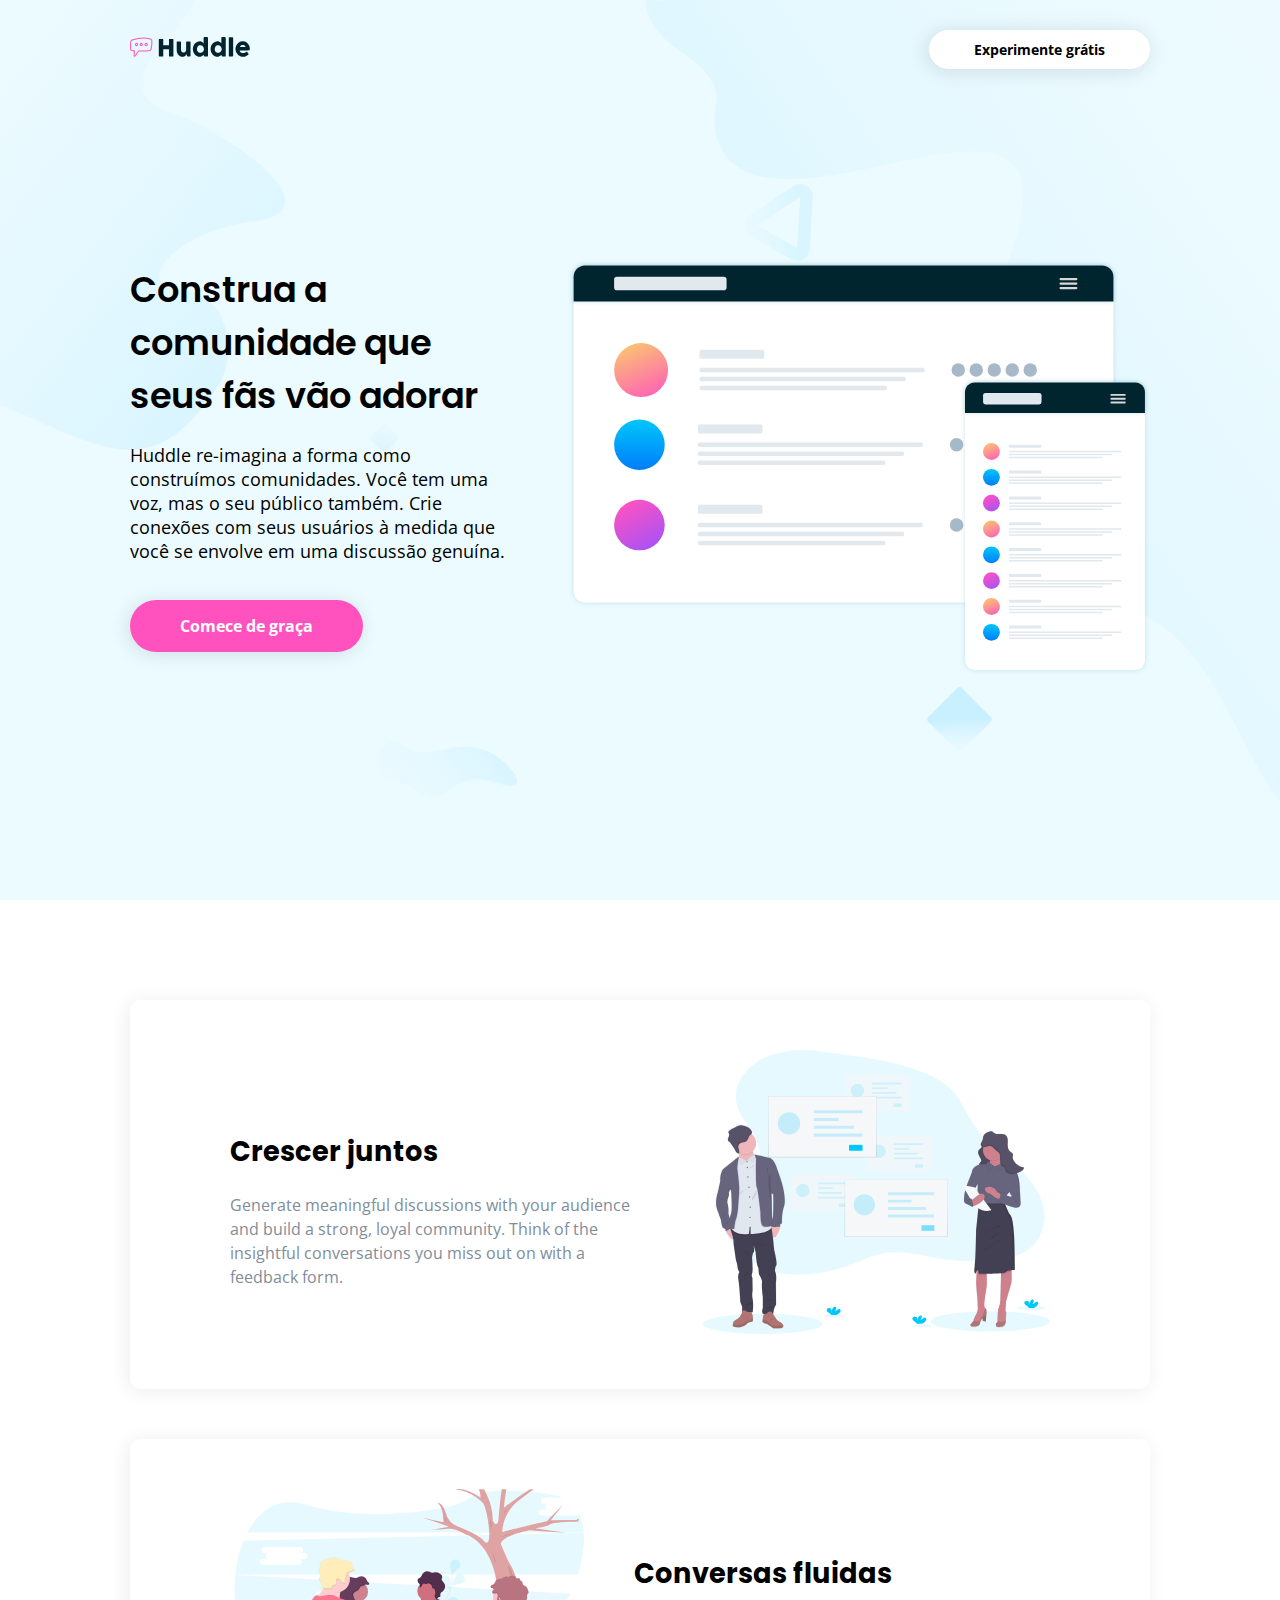
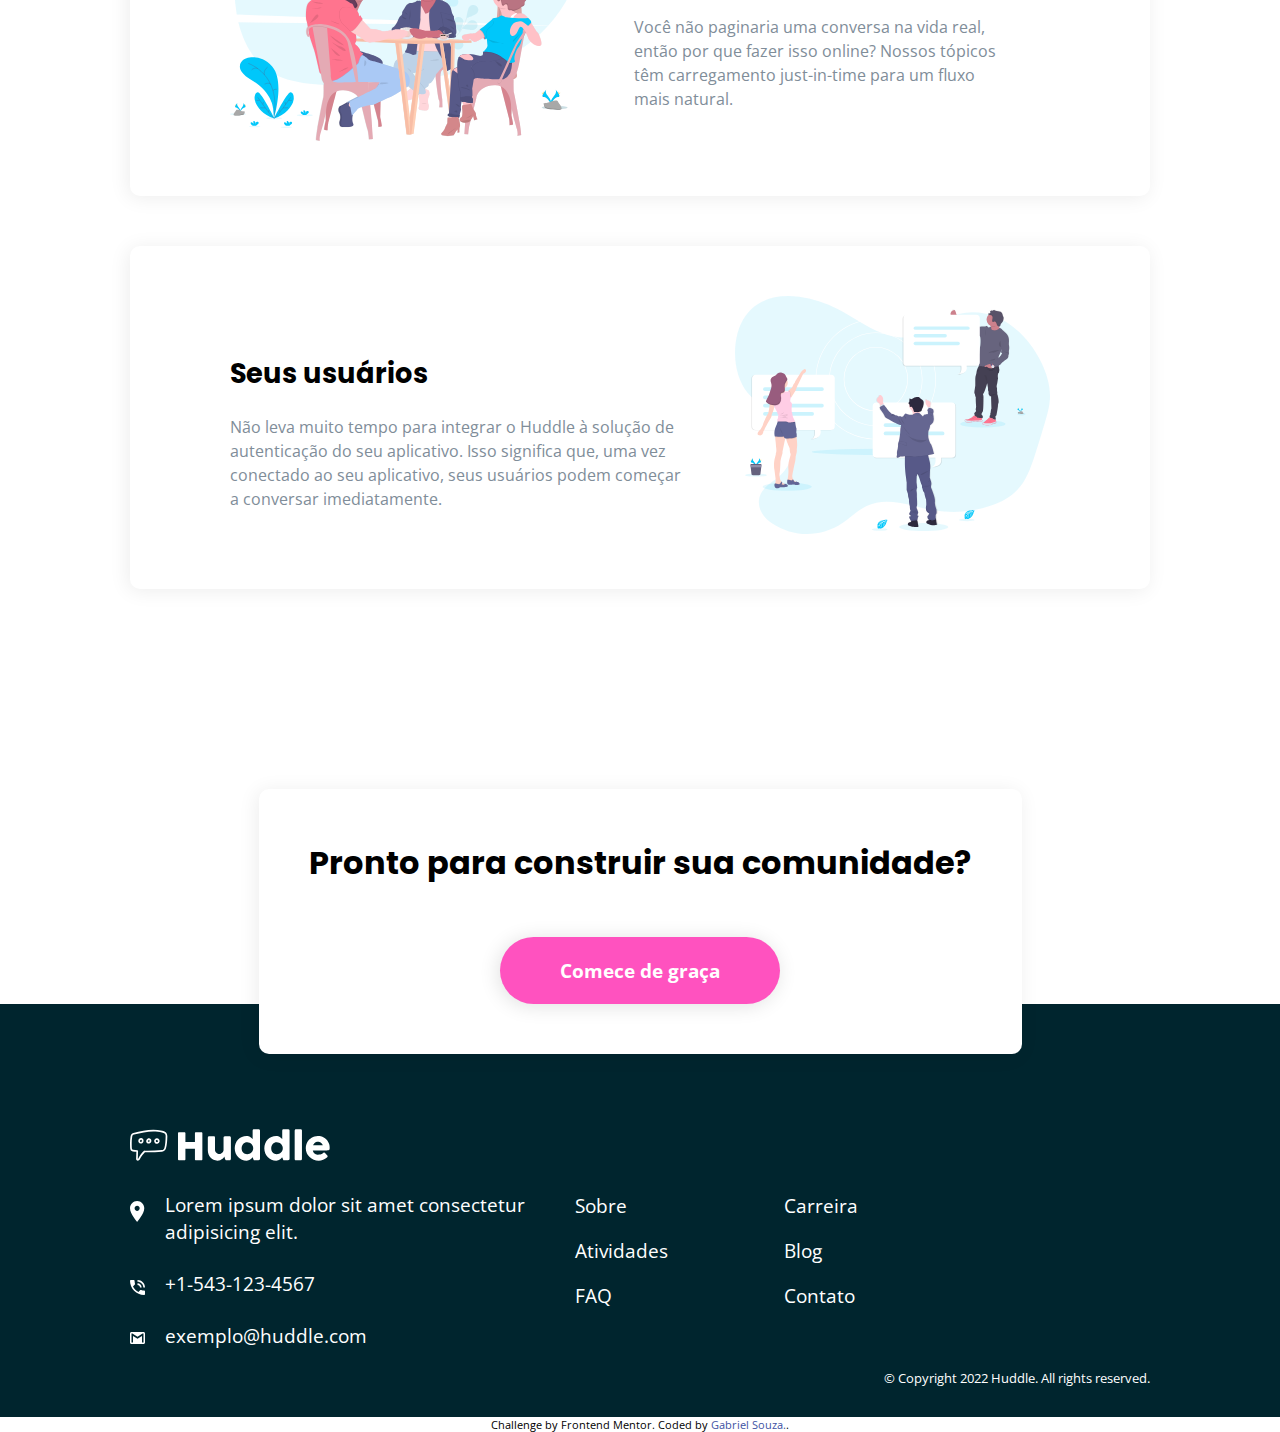
<file: Hubble/index.html>
<!DOCTYPE html>
<html lang="pt-br">

<head>
  
  <meta charset="UTF-8">
  <meta name="viewport" content="width=device-width, initial-scale=1.0">
  <link rel="icon" type="image/png" sizes="32x32" href="./images/favicon-32x32.png">
  <title>Página Huddle</title>
  <link rel="stylesheet" href="css/style.css">

  <style>
    .attribution {
      font-size: 11px;
      text-align: center;
    }

    .attribution a {
      color: hsl(228, 45%, 44%);
    }
  </style>

</head>

<body>
  
  <section id="header">
    <div class="container">
      <div class="nav">
        <div class="logo"><img src="./images/logo.svg" alt="logo"></div>
        <a href="#" type="button" class="cta cta-header">Experimente grátis</a>
      </div>
      <div class="hero">
        <div class="hero-info">
          <h1>Construa a comunidade que seus fãs vão adorar</h1>
          <p>Huddle re-imagina a forma como construímos comunidades. Você tem uma voz, mas o seu público também. Crie conexões com seus usuários à medida que você se envolve em uma discussão genuína.</p>
          <a href="#" type="button" class="cta cta-hero">Comece de graça</a>
        </div>
        <div class="hero-img"><img src="./images/illustration-mockups.svg" alt=""></div>
      </div>
    </div>
  </section>

  <section id="cards">
    <div class="container">
      <div class="card-item">
        <div class="card-info">
          <h3>Crescer juntos</h3>
          <p>Generate meaningful discussions with your audience and build a strong, loyal community. Think of the insightful conversations you miss out on with a feedback form.</p>
        </div>
        <div class="card-img"><img src="./images/illustration-grow-together.svg" alt="img"></div>
      </div>
      <div class="card-item">
        <div class="card-info">
          <h3>Conversas fluidas</h3>
          <p>Você não paginaria uma conversa na vida real, então por que fazer isso online? Nossos tópicos têm carregamento just-in-time para um fluxo mais natural.</p>
        </div>
        <div class="card-img"><img src="./images/illustration-flowing-conversation.svg" alt="img"></div>
      </div>
      <div class="card-item">
        <div class="card-info">
          <h3>Seus usuários</h3>
          <p>Não leva muito tempo para integrar o Huddle à solução de autenticação do seu aplicativo. Isso significa que, uma vez conectado ao seu aplicativo, seus usuários podem começar a conversar imediatamente.</p>
        </div>
        <div class="card-img"><img src="./images/illustration-your-users.svg" alt="img"></div>
      </div>
    </div>
  </section>

  <section id="cta-card">
    <div class="container">
      <div class="card">
        <h2>Pronto para construir sua comunidade?</h2>
        <a href="#" type="button" class="cta cta-card">Comece de graça</a>
      </div>
    </div>
  </section>

  <section id="footer">
    <div class="container">
      <div class="footer-info">
        <div class="footer-1">
          <ul>
            <li>
              <div class="logo"><img src="./images/logo-white.svg" alt="logo"></div>
            </li>
            <li>
              <div class="contact">
                <img src="./images/icon-location.svg" alt="icon">
                <p>Lorem ipsum dolor sit amet consectetur adipisicing elit.</p>
              </div>
            </li>
            <li>
              <div class="contact">
                <img src="./images/icon-phone.svg" alt="icon">
                <p> +1-543-123-4567</p>
              </div>
            </li>
            <li>
              <div class="contact">
                <img src="./images/icon-email.svg" alt="icon">
                <p>exemplo@huddle.com</p>
              </div>
            </li>
          </ul>
        </div>
        <div class="footer-2">
          <ul>
            <li><a href="#">Sobre</a></li>
            <li><a href="#">Atividades</a></li>
            <li><a href="#">FAQ</a></li>
          </ul>
        </div>
        <div class="footer-3">
          <ul>
            <li><a href="#">Carreira</a></li>
            <li><a href="#">Blog</a></li>
            <li><a href="#">Contato</a></li>
          </ul>
        </div>
        <div class="footer-4">
          <ion-icon name="logo-facebook"></ion-icon>
          <ion-icon name="logo-twitter"></ion-icon>
          <ion-icon name="logo-instagram"></ion-icon>
        </div>
      </div>
      <div class="footer-copyright">
        <p>&copy; Copyright 2022 Huddle. All rights reserved.</p>
      </div>
    </div>
  </section>

  <footer>
    <p class="attribution">
      Challenge by Frontend Mentor. Coded by <a href="https://github.com/Kinmane">Gabriel Souza.</a>.
    </p>
  </footer>

</body>

</html>
</file>
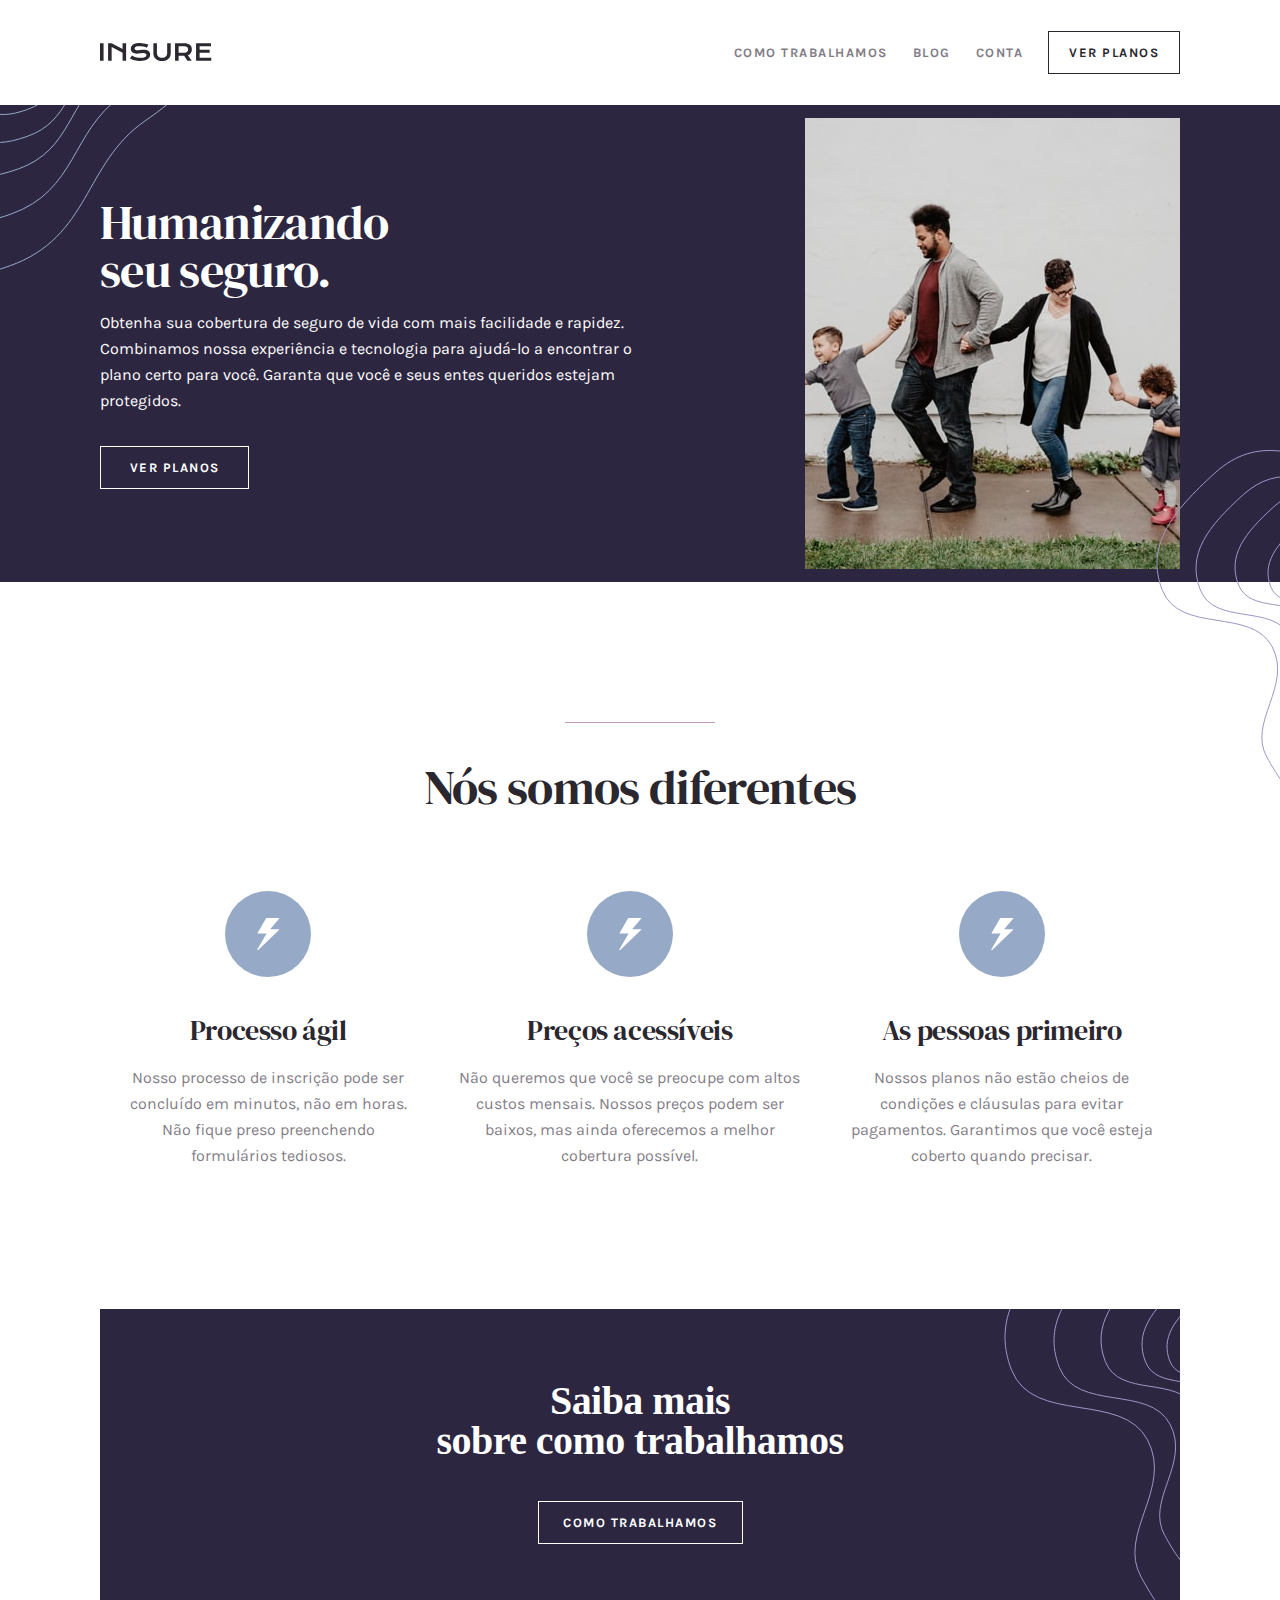
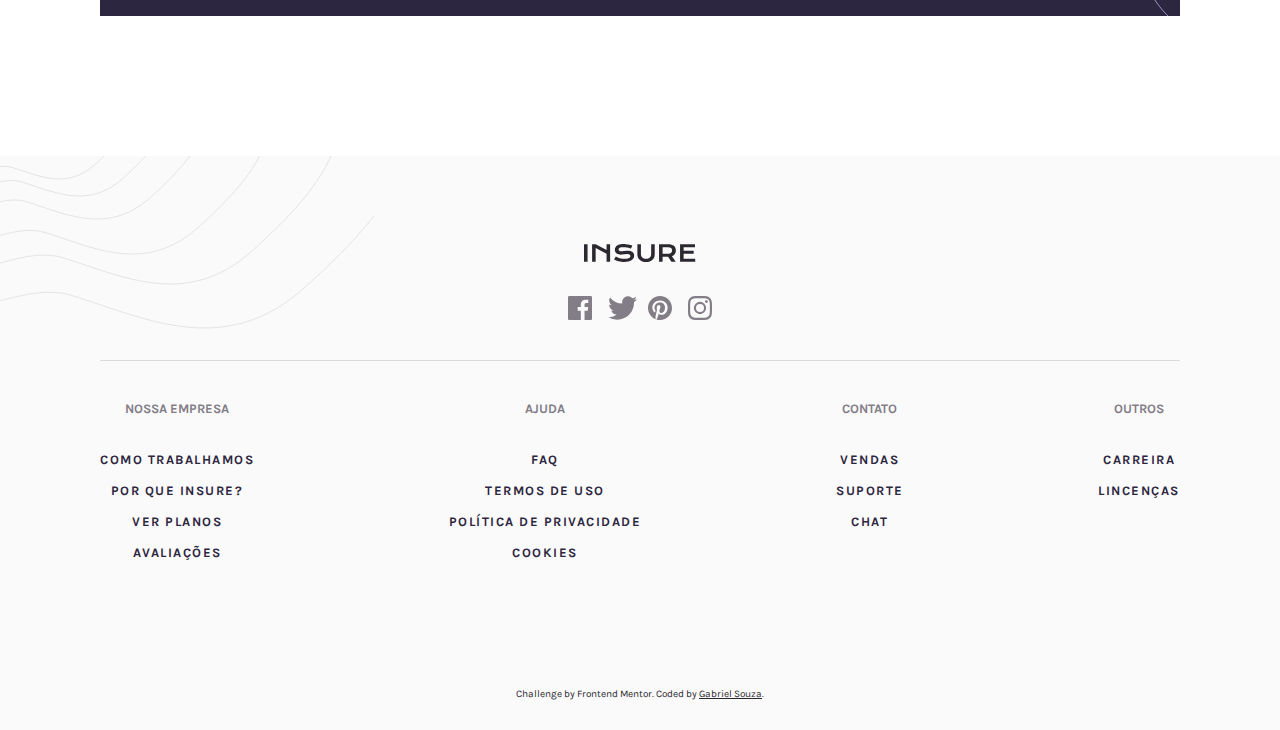
<file: Insure/index.html>
<!DOCTYPE html>
<html lang="pt-br">
<head>
  <meta charset="UTF-8">
  <meta name="viewport" content="width=device-width, initial-scale=1.0">
  <link rel="icon" type="image/png" sizes="32x32" href="./images/favicon-32x32.png">
  <title>Insure</title>
  <link rel="stylesheet" href="./style.css">
  <link rel="shortcut icon" href="./images/favicon-32x32.png" type="image/x-icon">

  <script defer src="./app.js"></script>

</head>

<body>

  <header>
    <div class="container">
      <nav>
        <div class="logo">
          <img src="./images/logo.svg" alt="site logo">
        </div>
        <div class="dropdown-btn" id="dropdown">
          <img id="dropdown-icon" src="./images/icon-hamburger.svg">
        </div>
        <div class="nav-items text-karla text-bold">
          <div class="nav-item">Como trabalhamos</div>
          <div class="nav-item">Blog</div>
          <div class="nav-item">Conta</div>
          <div class="nav-item" id="view_plans">Ver planos</div>
        </div>
      </nav>
    </div>
  </header>

  <div class="dropdown-menu" id="dropdown-menu">
    <div class="nav-items text-karla text-bold">
      <div class="nav-item">Como trabalhamos</div>
      <div class="nav-item">Blog</div>
      <div class="nav-item">Conta</div>
      <div class="nav-item">Ver planos</div>
    </div>
  </div>

  <main>
    <section class="intro">
      <div class="intro-img-mobile">
        <img src="./images/image-intro-mobile.jpg">
      </div>
      <div class="intro-img-desktop">
        <img src="./images/bg-pattern-intro-right-desktop.svg">
      </div>
      <div class="intro-content">
        <div class="container">
          <div class="text-wrap">
            <div class="white-bar"></div>
            <h1 class="text-dm">Humanizando <br>seu seguro.</h1>
            <h2 class="text-karla text-regular">Obtenha sua cobertura de seguro de vida com mais facilidade e rapidez. Combinamos nossa experiência e tecnologia para ajudá-lo a encontrar o plano certo para você. Garanta que você e seus entes queridos estejam protegidos.</h2>
              <a class="text-karla text-bold btn" href="#">Ver planos</a>
          </div>
          <div class="img-wrap">
            <div class="intro-hero-desktop">
              <img src="./images/image-intro-desktop.jpg">
            </div>
          </div>
        </div>
      </div>

    </section>
    <div id="side-pattern-mobile">
      <img src="./images/bg-pattern-intro-right-mobile.svg">
    </div>
    <div id="side-pattern-desktop">
      <img src="./images/bg-pattern-intro-left-desktop.svg">
    </div>
    <section class="different">
      <div class="container">
        <div class="line"></div>
        <h3 class="text-dm">Nós somos diferentes</h3>
        <div class="cards">
          <div class="card">
            <img src="./images/icon-snappy-process.svg">
            <h4 class="text-dm">Processo ágil</h4>
            <p class="text-karla text-grayviolet">
              Nosso processo de inscrição pode ser concluído em minutos, não em horas. Não fique preso preenchendo formulários tediosos.
            </p>
          </div>
          <div class="card">
            <img src="./images/icon-snappy-process.svg">
            <h4 class="text-dm">Preços acessíveis</h4>
            <p class="text-karla text-grayviolet">
              Não queremos que você se preocupe com altos custos mensais. Nossos preços podem ser baixos, mas ainda oferecemos a melhor cobertura possível.
            </p>
          </div>
          <div class="card">
            <img src="./images/icon-snappy-process.svg">
            <h4 class="text-dm">As pessoas primeiro</h4>
            <p class="text-karla text-grayviolet">
              Nossos planos não estão cheios de condições e cláusulas para evitar pagamentos. Garantimos que você esteja coberto quando precisar.
            </p>
          </div>
        </div>
      </div>
    </section>
    <section class="cta">
      <div class="container">
        <div class="content">
          <h4 class="cta-heading">
            Saiba mais <br>sobre como trabalhamos
          </h4>
          <a class="text-karla text-bold btn" href="#">Como trabalhamos</a>
        </div>
      </div>
    </section>
  </main>

  <footer>
    <div class="container">
      <div class="company-socials">
        <div class="logo">
          <img src="./images/logo.svg" alt="site logo">
        </div>
        <div class="social-icons">
          <div class="icon"><img src="./images/icon-facebook.svg" alt="facebook svg icon"></div>
          <div class="icon"><img src="./images/icon-twitter.svg" alt="twitter svg icon"></div>
          <div class="icon"><img src="./images/icon-pinterest.svg" alt="pinterest svg icon"></div>
          <div class="icon"><img src="./images/icon-instagram.svg" alt="instagram svg icon"></div>
        </div>
      </div>
      <div class="footer-divider"></div>
      <nav class="footer-nav text-bold text-karla">
        <div class="footer-nav-card">
          <p class="text-grayviolet">Nossa empresa</p>
          <ul>
            <li>Como trabalhamos</li>
            <li>Por que Insure?</li>
            <li>Ver planos</li>
            <li>Avaliações</li>
          </ul>
        </div>
        <div class="footer-nav-card">
          <p class="text-grayviolet">Ajuda</p>
          <ul>
            <li>FAQ</li>
            <li>Termos de uso</li>
            <li>Política de Privacidade</li>
            <li>Cookies</li>
          </ul>
        </div>
        <div class="footer-nav-card">
          <p class="text-grayviolet">Contato</p>
          <ul>
            <li>Vendas</li>
            <li>Suporte</li>
            <li>Chat</li>
          </ul>
        </div>
        <div class="footer-nav-card">
          <p class="text-grayviolet">Outros</p>
          <ul>
            <li>Carreira</li>
            <li>Lincenças</li>
          </ul>
        </div>
      </nav>
    </div>
    <div class="attribution text-karla">
      Challenge by Frontend Mentor. Coded by <a href="https://github.com/Kinmane">Gabriel Souza</a>.
    </div>
  </footer>

</body>

</html>
</file>
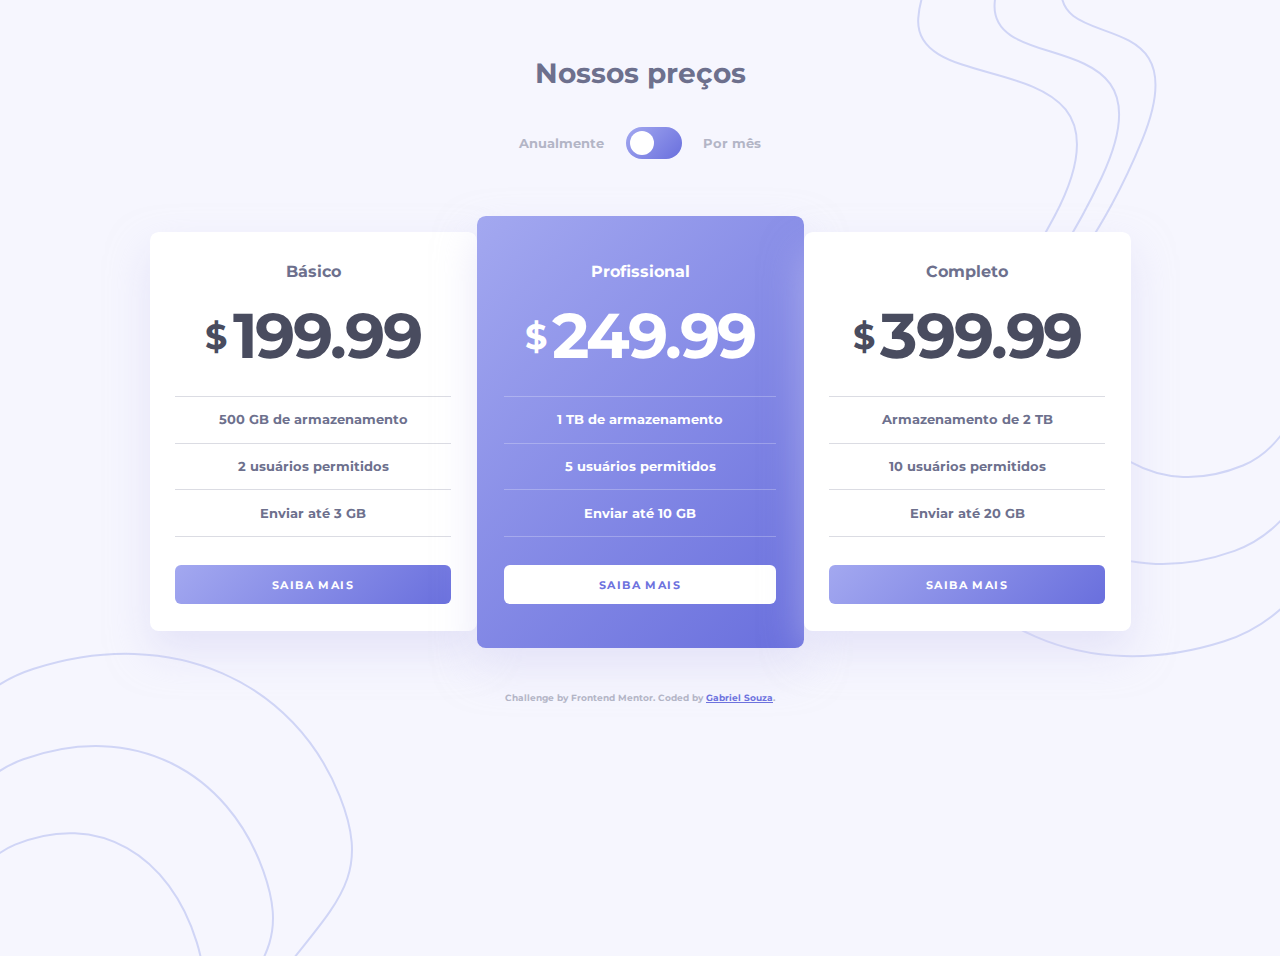
<file: Preços/index.html>
<!DOCTYPE html>
<html lang="pt-br">
<head>

  <meta charset="UTF-8">
  <meta name="viewport" content="width=device-width, initial-scale=1.0">
  <link rel="icon" type="image/png" sizes="32x32" href="./images/favicon-32x32.png">
  <title>Preços</title>
  <link rel="stylesheet" href="./style.css">
  <link rel="shortcut icon" href="./images/favicon-32x32.png" type="image/x-icon">

  <script defer src="./app.js"></script>

</head>

<body>
  <div class="container">

    <header>
      <h1 class="text-xl text-gray">Nossos preços</h1>
      <div class="price-toggler">
        <p class="text-lightgray text-default">Anualmente</p>
        <div id="switch"><div class="switch-button"></div></div>
        <p class="text-lightgray text-default">Por mês</p>
      </div>
    </header>

    <main>
      <div class="card card-white-bg">
        <p class="plan text-l text-gray">Básico</p>
        <div class="price text-black">
          <p class="unit text-xxl">&dollar;</p>
          <p class="price-number text-xxxl">199.99</p>
        </div>
        <ul class="features text-default text-gray">
          <li class="item">500 GB de armazenamento</li>
          <li class="item">2 usuários permitidos</li>
          <li class="item">Enviar até 3 GB</li>
        </ul>
        <div class="btn btn-purple text-small"><p>Saiba mais</p></div>
      </div>
      <div class="card card-purple-bg">
        <p class="plan text-l text-white">Profissional</p>
        <div class="price text-white">
          <p class="unit text-xxl">&dollar;</p>
          <p class="price-number text-xxxl">249.99</p>
        </div>
        <ul class="features text-default text-white">
          <li class="item">1 TB de armazenamento</li>
          <li class="item">5 usuários permitidos</li>
          <li class="item">Enviar até 10 GB</li>
        </ul>
        <div class="btn btn-white text-small"><p>Saiba mais</p></div>
      </div>
      <div class="card card-white-bg">
        <p class="plan text-l text-gray">Completo</p>
        <div class="price text-black">
          <p class="unit text-xxl">&dollar;</p>
          <p class="price-number text-xxxl">399.99</p>
        </div>
        <ul class="features text-default text-gray">
          <li class="item">Armazenamento de 2 TB</li>
          <li class="item">10 usuários permitidos</li>
          <li class="item">Enviar até 20 GB</li>
        </ul>
        <div class="btn btn-purple text-small"><p>Saiba mais</p></div>
      </div>
    </main>

    <footer>
      <div class="attribution">
        Challenge by Frontend Mentor</a>. Coded by <a href="https://github.com/Kinmane">Gabriel Souza</a>.
      </div>
    </footer>

  </div>
</body>

</html>
</file>
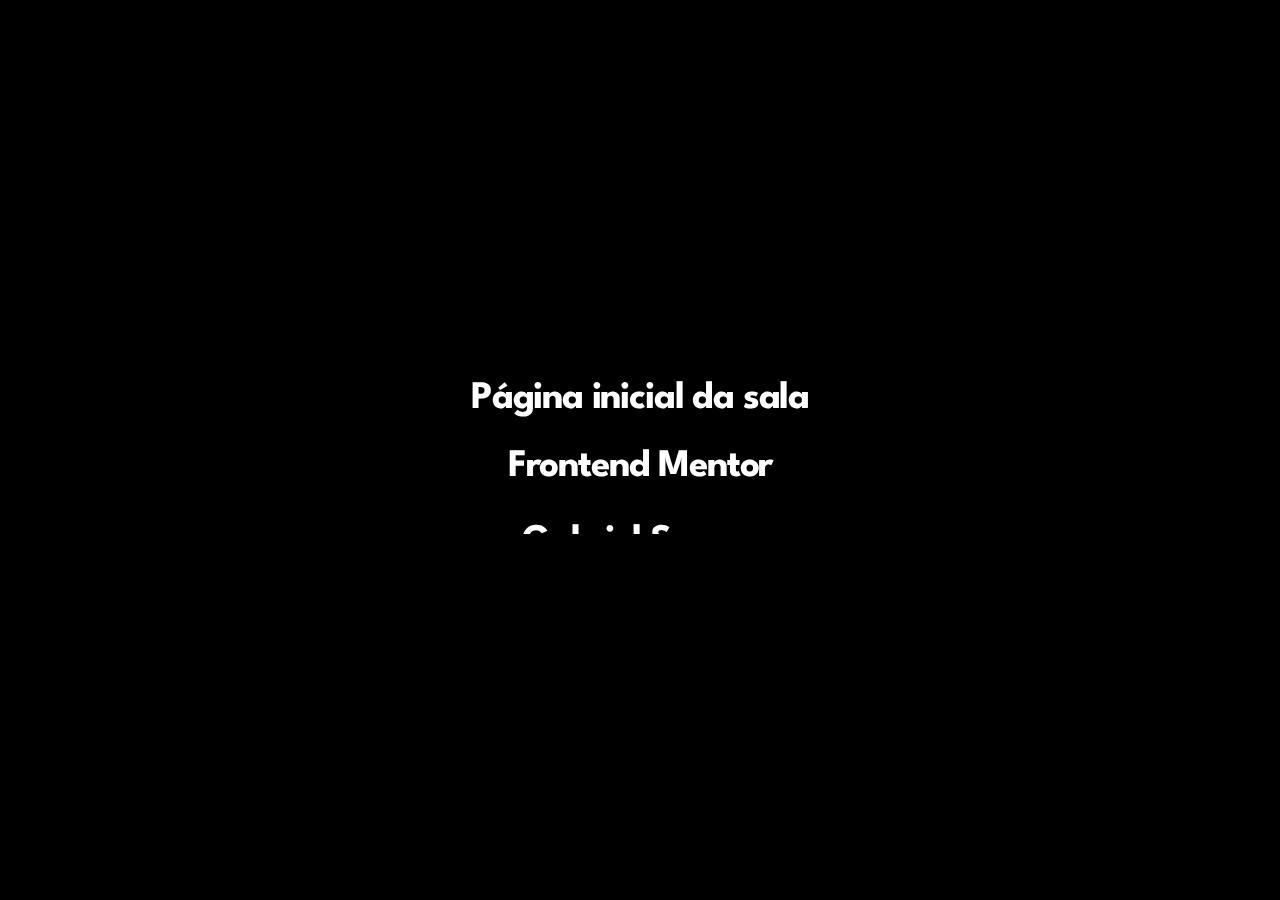
<file: Room/index.html>
<!DOCTYPE html>
<html lang="pt-br">
<head>

  <meta charset="UTF-8">
  <meta name="viewport" content="width=device-width, initial-scale=1.0">
  <link rel="icon" type="image/png" sizes="32x32" href="./images/favicon-32x32.png">
  <link href="https://fonts.googleapis.com/css2?family=Spartan:wght@500;600;700&display=swap" rel="stylesheet">
  <link rel="stylesheet" href="./style.css">
  <title>Room</title>

</head>

<body>

  <header class="header">
    <div class="container">
      <button aria-label="mobile burger" title="mobile burger" class="mobile-nav-trigger">
        <span class="sr-only">Acionador de navegação móvel</span>
        <svg class="mobile-nav-trigger__icon" width="20" height="14" xmlns="http://www.w3.org/2000/svg"><path d="M20 12v2H0v-2h20zm0-6v2H0V6h20zm0-6v2H0V0h20z" fill="#FFF" fill-rule="evenodd"/></svg>
        <svg class="mobile-nav-trigger__icon hide" width="16" height="16" xmlns="http://www.w3.org/2000/svg"><path d="M14.364.222l1.414 1.414L9.414 8l6.364 6.364-1.414 1.414L8 9.414l-6.364 6.364-1.414-1.414L6.586 8 .222 1.636 1.636.222 8 6.586 14.364.222z" fill="#000" fill-rule="evenodd" opacity=".201"/></svg>
      </button>
      <a class="site-brand" href="/">
        <span class="sr-only">Site logo</span>
        <svg width="62" height="14" xmlns="http://www.w3.org/2000/svg"><path d="M2.988 12.672v-7.32c0-.48.142-.928.426-1.344a3.36 3.36 0 011.11-1.02c.456-.264.94-.396 1.452-.396.296 0 .618.048.966.144.348.096.654.224.918.384L9.096.588A4.277 4.277 0 007.998.162 5.115 5.115 0 006.744 0c-.776 0-1.488.186-2.136.558-.648.372-1.188.91-1.62 1.614V.384H0v12.288h2.988zm13.472.384c1.328 0 2.526-.276 3.594-.828a6.406 6.406 0 002.532-2.304c.62-.984.93-2.116.93-3.396 0-1.288-.31-2.422-.93-3.402A6.421 6.421 0 0020.054.828C18.986.276 17.788 0 16.46 0c-1.336 0-2.536.276-3.6.828a6.476 6.476 0 00-2.532 2.298c-.624.98-.936 2.114-.936 3.402 0 1.28.312 2.412.936 3.396a6.45 6.45 0 002.538 2.304c1.068.552 2.266.828 3.594.828zm0-2.568c-.744 0-1.416-.17-2.016-.51a3.729 3.729 0 01-1.416-1.404c-.344-.596-.516-1.278-.516-2.046 0-.776.172-1.462.516-2.058a3.686 3.686 0 011.416-1.398c.6-.336 1.272-.504 2.016-.504.752 0 1.426.168 2.022.504a3.698 3.698 0 011.41 1.398c.344.596.516 1.282.516 2.058 0 .768-.172 1.45-.516 2.046a3.741 3.741 0 01-1.41 1.404c-.596.34-1.27.51-2.022.51zm15.704 2.568c1.328 0 2.526-.276 3.594-.828a6.406 6.406 0 002.532-2.304c.62-.984.93-2.116.93-3.396 0-1.288-.31-2.422-.93-3.402A6.421 6.421 0 0035.758.828C34.69.276 33.492 0 32.164 0c-1.336 0-2.536.276-3.6.828a6.476 6.476 0 00-2.532 2.298c-.624.98-.936 2.114-.936 3.402 0 1.28.312 2.412.936 3.396a6.45 6.45 0 002.538 2.304c1.068.552 2.266.828 3.594.828zm0-2.568c-.744 0-1.416-.17-2.016-.51a3.729 3.729 0 01-1.416-1.404c-.344-.596-.516-1.278-.516-2.046 0-.776.172-1.462.516-2.058a3.686 3.686 0 011.416-1.398c.6-.336 1.272-.504 2.016-.504.752 0 1.426.168 2.022.504a3.698 3.698 0 011.41 1.398c.344.596.516 1.282.516 2.058 0 .768-.172 1.45-.516 2.046a3.741 3.741 0 01-1.41 1.404c-.596.34-1.27.51-2.022.51zm12.608 2.184V4.896c0-.44.126-.85.378-1.23s.596-.686 1.032-.918c.436-.232.93-.348 1.482-.348.8 0 1.432.258 1.896.774.464.516.696 1.206.696 2.07v7.428h2.988V4.908c0-.44.124-.852.372-1.236a2.717 2.717 0 011.02-.924c.432-.232.92-.348 1.464-.348.8 0 1.438.266 1.914.798s.714 1.254.714 2.166v7.308h2.988V4.548c0-.952-.198-1.766-.594-2.442a4.051 4.051 0 00-1.62-1.56C58.818.182 58.036 0 57.156 0c-.928 0-1.744.21-2.448.63-.704.42-1.332 1.022-1.884 1.806-.312-.744-.846-1.336-1.602-1.776C50.466.22 49.604 0 48.636 0c-.752 0-1.442.152-2.07.456-.628.304-1.226.772-1.794 1.404V.384h-2.988v12.288h2.988z" fill="#FFF" fill-rule="nonzero"/></svg>
      </a>
      <ul class="nav-desktop">
        <li class="t-nav t-white">Home</li>
        <li class="t-nav t-white">Loja</li>
        <li class="t-nav t-white">Sobre</li>
        <li class="t-nav t-white">Contato</li>
      </ul>
      <div class="nav-mobile hide">
        <ul class="mobile-nav-links">
          <li class="t-nav t-black">Home</li>
          <li class="t-nav t-black">Loja</li>
          <li class="t-nav t-black">Sobre</li>
          <li class="t-nav t-black">Contato</li>
        </ul>
      </div>
    </div>
  </header>

  <main class="main">
    <section class="hero">
      <div class="siema">
        <div class="swiper-slide">
          <div class="slide-image slide-image--1"></div>
          <div class="slide-content">
            <div class="siema-buttons">
              <div class="siema-button-prev">
                <svg class="icon-angle" width="14" height="24" xmlns="http://www.w3.org/2000/svg"><path d="M13 0L1 12l12 12" stroke="#FFF" fill="none" fill-rule="evenodd"/></svg>
              </div>
              <div class="siema-button-next">
                <svg class="icon-angle" width="14" height="24" xmlns="http://www.w3.org/2000/svg"><path d="M1 0l12 12L1 24" stroke="#FFF" fill="none" fill-rule="evenodd"/></svg>
              </div>
            </div>
            <h2 class="t-heading-l">Descubra formas inovadoras de decorar</h2>
            <p class="t-body slide-content__body">Oferecemos qualidade, conforto e estilo inigualáveis para proprietários em todo o país. Nossos especialistas combinam forma e função para dar vida à sua visão. Crie um quarto ao seu estilo com a nossa coleção e torne a sua propriedade um reflexo de si e do que ama.</p>
            <a class="shop-now" href="">
              <span class="shop-now__text">Compre agora</span>
              <span class="shop-now__icon"><svg width="40" height="12" xmlns="http://www.w3.org/2000/svg"><path d="M34.05 0l5.481 5.527h.008v.008L40 6l-.461.465v.063l-.062-.001L34.049 12l-.662-.668 4.765-4.805H0v-1h38.206l-4.82-4.86L34.05 0z" fill="#000" fill-rule="nonzero"/></svg></span>
            </a>
          </div>
        </div>
        <div class="swiper-slide">
          <div class="slide-image slide-image--2"></div>
          <div class="slide-content">
            <div class="siema-buttons">
              <div class="siema-button-prev">
                <svg class="icon-angle" width="14" height="24" xmlns="http://www.w3.org/2000/svg"><path d="M13 0L1 12l12 12" stroke="#FFF" fill="none" fill-rule="evenodd"/></svg>
              </div>
              <div class="siema-button-next">
                <svg class="icon-angle" width="14" height="24" xmlns="http://www.w3.org/2000/svg"><path d="M1 0l12 12L1 24" stroke="#FFF" fill="none" fill-rule="evenodd"/></svg>
              </div>
            </div>
            <h2 class="t-heading-l">Estamos disponíveis em todo o mundo</h2>
            <p class="t-body slide-content__body">Com lojas em todo o mundo, é fácil encontrar móveis para sua casa ou local de trabalho. Localmente, estamos na maioria das grandes cidades do país. Encontre a filial mais próxima de você usando nosso localizador de loja. Alguma pergunta? Não hesite em contactar-nos hoje.</p>
            <a class="shop-now" href="">
              <span class="shop-now__text">Compre agora</span>
              <span class="shop-now__icon"><svg width="40" height="12" xmlns="http://www.w3.org/2000/svg"><path d="M34.05 0l5.481 5.527h.008v.008L40 6l-.461.465v.063l-.062-.001L34.049 12l-.662-.668 4.765-4.805H0v-1h38.206l-4.82-4.86L34.05 0z" fill="#000" fill-rule="nonzero"/></svg></span>
            </a>
          </div>
        </div>
        <div class="swiper-slide">
          <div class="slide-image slide-image--3"></div>
          <div class="slide-content">
            <div class="siema-buttons">
              <div class="siema-button-prev">
                <svg class="icon-angle" width="14" height="24" xmlns="http://www.w3.org/2000/svg"><path d="M13 0L1 12l12 12" stroke="#FFF" fill="none" fill-rule="evenodd"/></svg>
              </div>
              <div class="siema-button-next">
                <svg class="icon-angle" width="14" height="24" xmlns="http://www.w3.org/2000/svg"><path d="M1 0l12 12L1 24" stroke="#FFF" fill="none" fill-rule="evenodd"/></svg>
              </div>
            </div>
            <h2 class="t-heading-l">Fabricado com os melhores materiais</h2>
            <p class="t-body slide-content__body">Nossa moderna loja de móveis oferece um alto nível de qualidade. Nossa empresa investiu em tecnologia avançada para garantir que cada produto seja feito o mais perfeito e consistente possível. Com três décadas de experiência neste setor, entendemos o que os clientes desejam para sua casa e escritório.</p>
            <a class="shop-now" href="">
              <span class="shop-now__text">Compre agora</span>
              <span class="shop-now__icon"><svg width="40" height="12" xmlns="http://www.w3.org/2000/svg"><path d="M34.05 0l5.481 5.527h.008v.008L40 6l-.461.465v.063l-.062-.001L34.049 12l-.662-.668 4.765-4.805H0v-1h38.206l-4.82-4.86L34.05 0z" fill="#000" fill-rule="nonzero"/></svg></span>
            </a>
          </div>
        </div>
      </div>      
    </section>
    <section class="about">
      <div class="about__dark"></div>
      <div class="about__content">
        <h1 class="t-heading-s">Sobre nossos móveis</h1>
        <p class="t-body about__content__body">Nossa coleção multifuncional combina design e função para se adequar ao seu gosto individual. Torne cada quarto único ou escolha um tema coeso que melhor expresse seus interesses e o que te inspira. Encontre as peças de mobiliário que você precisa, do estilo tradicional ao contemporâneo ou qualquer coisa no meio. Especialistas em produtos estão disponíveis para ajudá-lo a criar o espaço dos seus sonhos.</p>
      </div>
      <div class="about__light"></div>
    </section>
  </main>

  <div class="intro">
    <div class="intro-text">
      <h2 class="hide">
        <span class="text">Página inicial da sala</span>
      </h2>
      <h2 class="hide">
        <span class="text">Frontend Mentor</span>
      </h2>
      <h2 class="hide">
        <span class="text">Gabriel Souza.</span>
      </h2>
    </div>
  </div>

  <div class="intro-slider"></div>
  <script src="./js/gsap.min.js"></script>
  <script src="./js/siema.min.js"></script>
  <script src="./js/app.js"></script>

</body>

</html>
</file>
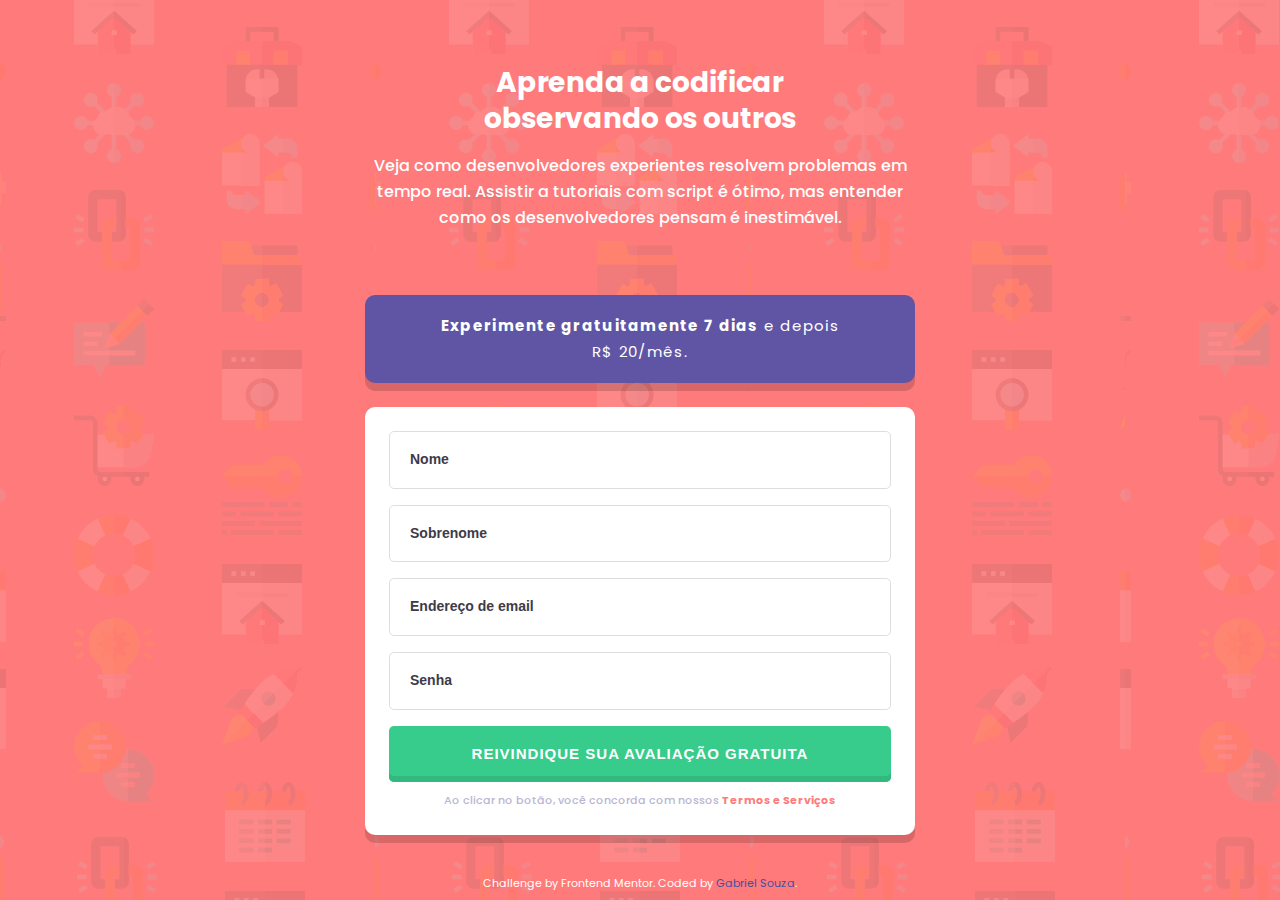
<file: Signup_Form/index.html>
<!DOCTYPE html>
<html lang="en">
<head>

  <meta charset="UTF-8">
  <meta name="viewport" content="width=device-width, initial-scale=1.0">
  <link rel="icon" type="image/png" sizes="32x32" href="./images/favicon-32x32.png">
  <title>Signup Form</title>
  <link href="https://fonts.googleapis.com/css?family=Poppins:400,500,500i,600,700&display=swap" rel="stylesheet">
  <link rel="stylesheet" href="style.css">

</head>

<body>

  <main>
    <section class="promotion">
      <h1 class="text-bold">
        Aprenda a codificar<br> observando os outros
      </h1>
      <h2 class="text-medium text-default lh-default">
        Veja como desenvolvedores experientes resolvem problemas em tempo real. Assistir a tutoriais com script é ótimo, mas entender como os desenvolvedores pensam é inestimável.
      </h2>
    </section>
    <section class="signup">
      <h1 class="pricing text-regular">
        <span class="text-bold">Experimente gratuitamente 7 dias</span> e depois R$ 20/mês.
      </h1>
      <form onsubmit="event.preventDefault(); validateForm();">
        <div class="input-field">
          <input type="text" id="fname" placeholder="Nome">
          <p class="error-msg text-medium">O nome não pode ficar vazio</p>
        </div>
        <div class="input-field">
          <input type="text" id="lname" placeholder="Sobrenome">
          <p class="error-msg text-medium">O sobrenome não pode ficar vazio</p>
        </div>
        <div class="input-field">
          <input type="text" id="email" placeholder="Endereço de email">
          <p class="error-msg text-medium">Parece que isso não é um e-mail</p>
        </div>
        <div class="input-field">
          <input type="password" id="password" placeholder="Senha">
          <p class="error-msg text-medium">A senha não pode estar vazia</p>
        </div>
        <button class="btn cta submit">
          Reivindique sua avaliação gratuita
        </button>
        <p class="policy text-medium">
          Ao clicar no botão, você concorda com nossos <span class="terms text-bold">Termos e Serviços</span>
        </p>
      </form>
    </section>
  </main>

  <footer>
    <p class="attribution">
      Challenge by Frontend Mentor. Coded by <a href="https://github.com/Kinmane">Gabriel Souza</a>.
    </p>
  </footer>

  <script src="app.js"></script>

</body>

</html>
</file>
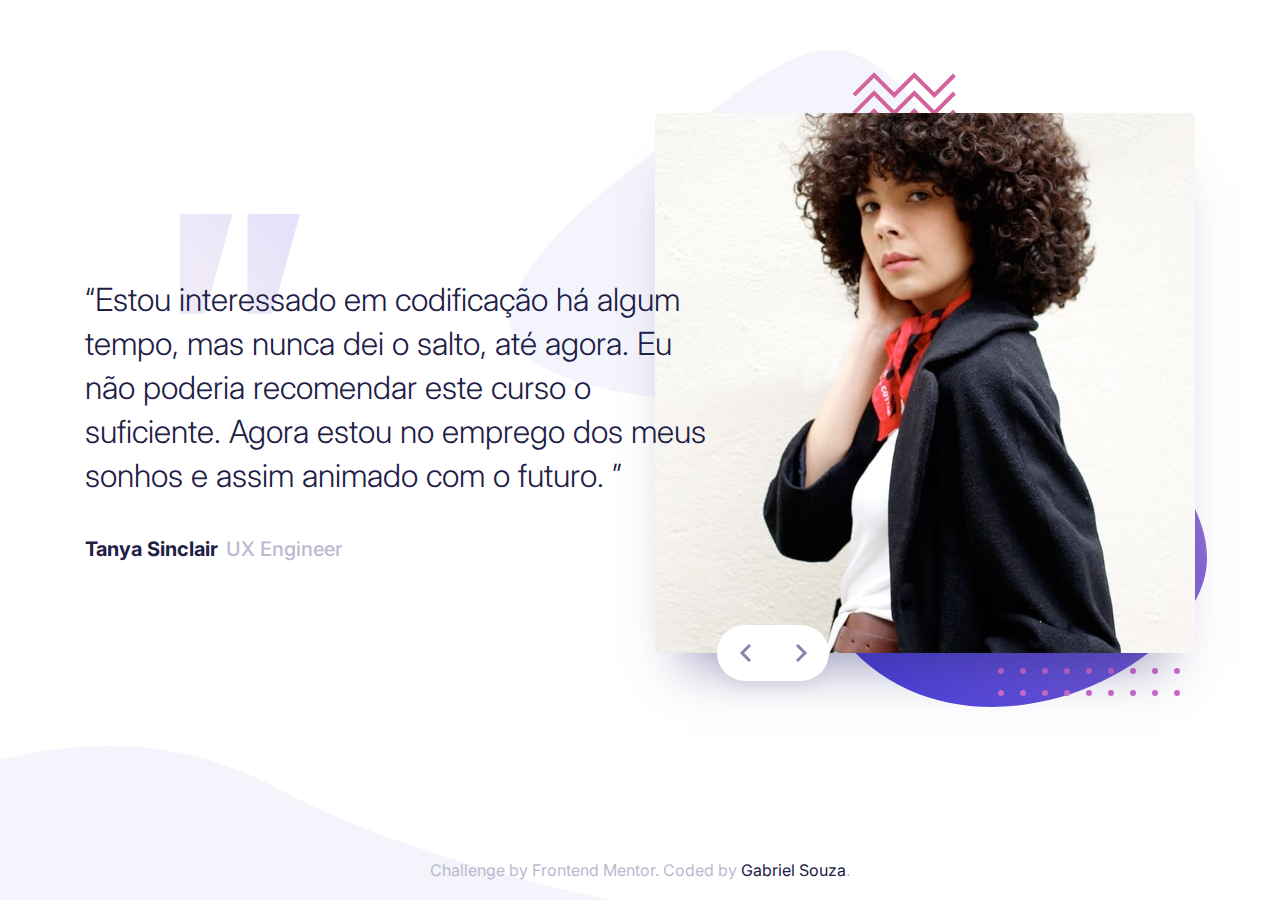
<file: Slider/index.html>
<!DOCTYPE html>
<html lang="pt-br">
<head>
  <meta charset="UTF-8">
  <meta name="viewport" content="width=device-width, initial-scale=1.0">
  <link rel="icon" type="image/png" sizes="32x32" href="./images/favicon-32x32.png">
  <title>Slider</title>
  <link rel="stylesheet" href="https://cdnjs.cloudflare.com/ajax/libs/animate.css/4.1.0/animate.min.css" integrity="sha256-6hqHMqXTVEds1R8HgKisLm3l/doneQs+rS1a5NLmwwo=" crossorigin="anonymous" />
  <link rel="stylesheet" href="./style.css">
</head>

<body>

  <main class="main">
    <section class="slide">
      <div class="container">
        <div class="slide__text-content">
          <p class="quote t-quote t-light t-dark-blue" id="quote">
            “Estou interessado em codificação há algum tempo, mas nunca dei o salto, até agora. Eu não poderia recomendar este curso o suficiente. Agora estou no emprego dos meus sonhos e assim animado com o futuro. ”
          </p>
          <div class="profile">
            <h2 class="name t-name t-bold t-dark-blue" id="name">Tanya Sinclair</h2>
            <h2 class="title t-title t-medium t-light-blue" id="title">UX Engineer</h2>
          </div>
        </div>
        <div class="slide__image">
          <img id="slide-image" class="slide__image__img" src="./images/image-tanya.jpg" alt="image holder">
          <div class="slide__image__buttons">
            <div id="btn-prev" class="slide__image__buttons__button">
              <svg xmlns="http://www.w3.org/2000/svg" width="12" height="18"><path fill="none" stroke="#8585AC" stroke-width="3" d="M11 1L3 9l8 8"/></svg>
            </div>
            <div id="btn-next" class="slide__image__buttons__button">
              <svg xmlns="http://www.w3.org/2000/svg" width="13" height="18"><path fill="none" stroke="#8585AC" stroke-width="3" d="M2 1l8 8-8 8"/></svg>
            </div>
          </div>
        </div>
      </div>
      <div class="attribution t-light-blue">
        Challenge by Frontend Mentor. Coded by <a class="t-dark-blue" href="https://github.com/Kinmane">Gabriel Souza</a>.
      </div>
    </section>
  </main>

  <script src="./app.js"></script>
  
</body>

</html>
</file>
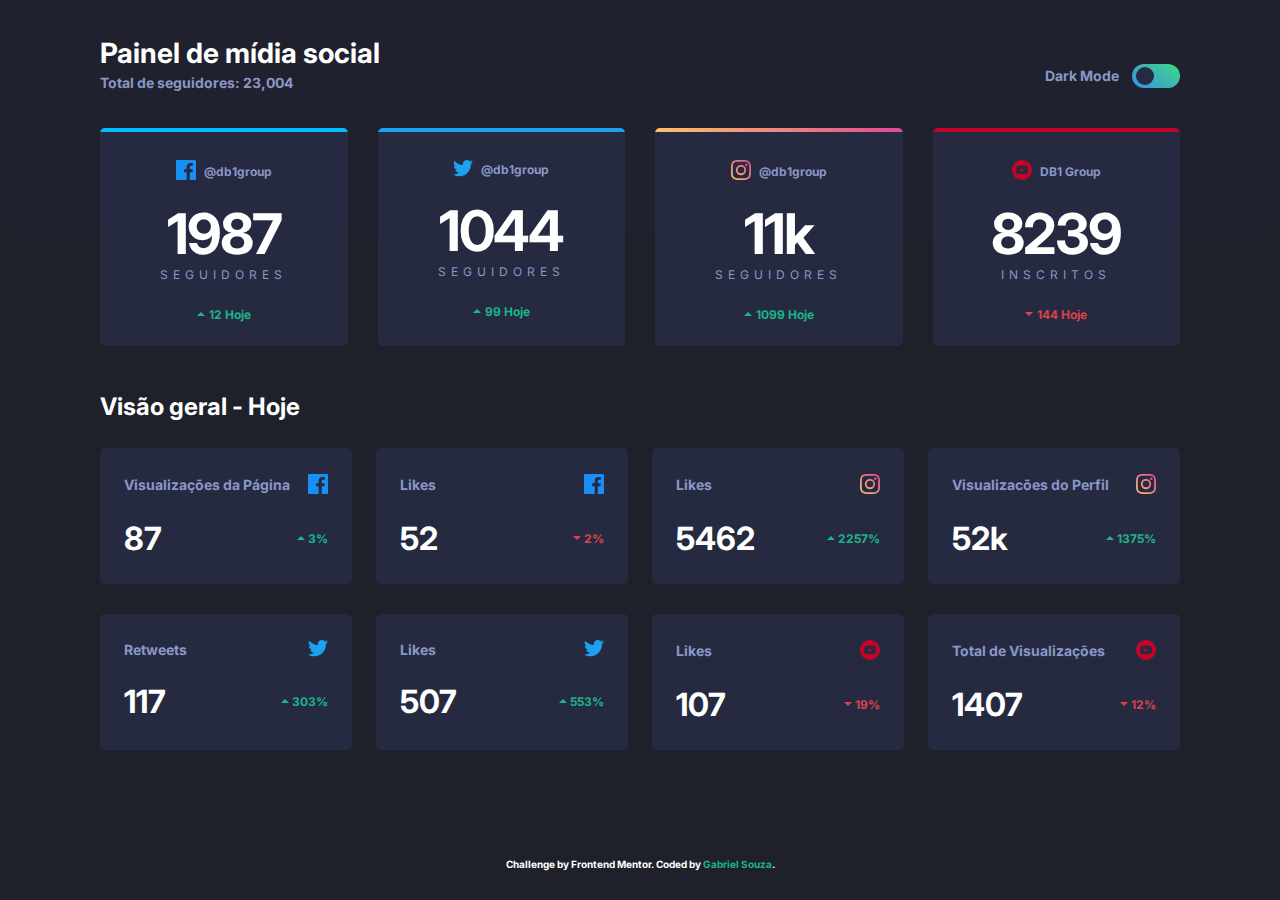
<file: Social_Media/index.html>
<!DOCTYPE html>
<html lang="pt-br">
<head>
  <meta charset="UTF-8">
  <meta name="viewport" content="width=device-width, initial-scale=1.0">
  <link rel="icon" type="image/png" sizes="32x32" href="./images/favicon-32x32.png">
  <title>Social Media Tracker</title>
  <link rel="stylesheet" href="./style.css">
  <link rel="shortcut icon" href="./images/favicon-32x32.png" type="image/x-icon">

  <script defer src="./app.js"></script>

</head>

<body class="dark">

  <header>
    <div class="container">
      <div class="flex-header">
        <div class="content">
          <h1>Painel de mídia social</h1>
          <p class="total-count">Total de seguidores: 23,004</p>
        </div>
        <hr>
        <div class="switch">
          <p>Dark Mode</p>
          <div class="switch-btn" id="switch">
            <div class="circle-btn"></div>
          </div>
        </div>
      </div>
    </div>
  </header>

  <main>
    <section class="overall">
      <div class="container">
        <div class="overall-cards">
          <div class="overall-card">
            <div class="bar bar-facebook"></div>
            <div class="profile">
              <div class="icon">
                <img src="./images/icon-facebook.svg" alt="facebook icon">
              </div>
              <p>@db1group</p>
            </div>
            <p class="overall-number">1987</p>
            <p class="overall-unit text-regular">Seguidores</p>
            <div class="overall-today">
              <div class="icon">
                <img src="./images/icon-up.svg" alt="icon up">
              </div>
              <p class="overall-up">12 Hoje</p>
            </div>
          </div>
          <div class="overall-card">
            <div class="bar bar-twitter"></div>
            <div class="profile">
              <div class="icon">
                <img src="./images/icon-twitter.svg" alt="twitter icon">
              </div>
              <p>@db1group</p>
            </div>
            <p class="overall-number">1044</p>
            <p class="overall-unit text-regular">Seguidores</p>
            <div class="overall-today">
              <div class="icon">
                <img src="./images/icon-up.svg" alt="icon up">
              </div>
              <p class="overall-up">99 Hoje</p>
            </div>
          </div>
          <div class="overall-card">
            <div class="bar bar-instagram"></div>
            <div class="profile">
              <div class="icon">
                <img src="./images/icon-instagram.svg" alt="instagram icon">
              </div>
              <p>@db1group</p>
            </div>
            <p class="overall-number">11k</p>
            <p class="overall-unit text-regular">Seguidores</p>
            <div class="overall-today">
              <div class="icon">
                <img src="./images/icon-up.svg" alt="icon up">
              </div>
              <p class="overall-up">1099 Hoje</p>
            </div>
          </div>
          <div class="overall-card">
            <div class="bar bar-youtube"></div>
            <div class="profile">
              <div class="icon">
                <img src="./images/icon-youtube.svg" alt="youtube icon">
              </div>
              <p>DB1 Group</p>
            </div>
            <p class="overall-number">8239</p>
            <p class="overall-unit text-regular">Inscritos</p>
            <div class="overall-today">
              <div class="icon">
                <img src="./images/icon-down.svg" alt="icon down">
              </div>
              <p class="overall-down">144 Hoje</p>
            </div>
          </div>
        </div>
      </div>
    </section>
    <section class="overview">
      <div class="container">
        <h3>Visão geral - Hoje</h3>
        <div class="overview-cards">
          <div class="overview-card">
            <div class="overview-title">
              <p>Visualizações da Página</p>
              <div class="icon">
                <img src="./images/icon-facebook.svg" alt="facebook icon">
              </div>
            </div>
            <div class="overview-stats">
              <p>87</p>
              <div class="overview-up">
                <div class="icon">
                  <img src="./images/icon-up.svg" alt="icon up">
                </div>
                <p>3%</p>
              </div>
            </div>
          </div>
          <div class="overview-card">
            <div class="overview-title">
              <p>Likes</p>
              <div class="icon">
                <img src="./images/icon-facebook.svg" alt="facebook icon">
              </div>
            </div>
            <div class="overview-stats">
              <p>52</p>
              <div class="overview-down">
                <div class="icon">
                  <img src="./images/icon-down.svg" alt="icon down">
                </div>
                <p>2%</p>
              </div>
            </div>
          </div>
          <div class="overview-card">
            <div class="overview-title">
              <p>Likes</p>
              <div class="icon">
                <img src="./images/icon-instagram.svg" alt="instagram icon">
              </div>
            </div>
            <div class="overview-stats">
              <p>5462</p>
              <div class="overview-up">
                <div class="icon">
                  <img src="./images/icon-up.svg" alt="icon up">
                </div>
                <p>2257%</p>
              </div>
            </div>
          </div>
          <div class="overview-card">
            <div class="overview-title">
              <p>Visualizacões do Perfil</p>
              <div class="icon">
                <img src="./images/icon-instagram.svg" alt="instagram icon">
              </div>
            </div>
            <div class="overview-stats">
              <p>52k</p>
              <div class="overview-up">
                <div class="icon">
                  <img src="./images/icon-up.svg" alt="icon up">
                </div>
                <p>1375%</p>
              </div>
            </div>
          </div>
          <div class="overview-card">
            <div class="overview-title">
              <p>Retweets</p>
              <div class="icon">
                <img src="./images/icon-twitter.svg" alt="twitter icon">
              </div>
            </div>
            <div class="overview-stats">
              <p>117</p>
              <div class="overview-up">
                <div class="icon">
                  <img src="./images/icon-up.svg" alt="icon up">
                </div>
                <p>303%</p>
              </div>
            </div>
          </div>
          <div class="overview-card">
            <div class="overview-title">
              <p>Likes</p>
              <div class="icon">
                <img src="./images/icon-twitter.svg" alt="twitter icon">
              </div>
            </div>
            <div class="overview-stats">
              <p>507</p>
              <div class="overview-up">
                <div class="icon">
                  <img src="./images/icon-up.svg" alt="icon up">
                </div>
                <p>553%</p>
              </div>
            </div>
          </div>
          <div class="overview-card">
            <div class="overview-title">
              <p>Likes</p>
              <div class="icon">
                <img src="./images/icon-youtube.svg" alt="youtube icon">
              </div>
            </div>
            <div class="overview-stats">
              <p>107</p>
              <div class="overview-down">
                <div class="icon">
                  <img src="./images/icon-down.svg" alt="icon down">
                </div>
                <p>19%</p>
              </div>
            </div>
          </div>
          <div class="overview-card">
            <div class="overview-title">
              <p>Total de Visualizações</p>
              <div class="icon">
                <img src="./images/icon-youtube.svg" alt="youtube icon">
              </div>
            </div>
            <div class="overview-stats">
              <p>1407</p>
              <div class="overview-down">
                <div class="icon">
                  <img src="./images/icon-down.svg" alt="icon down">
                </div>
                <p>12%</p>
              </div>
            </div>
          </div>
        </div>
      </div>
    </section>
  </main>

  <footer>
    <div class="attribution">
      Challenge by Frontend Mentor. 
      Coded by <a href="https://github.com/Kinmane">Gabriel Souza</a>.
    </div>
  </footer>
  
</body>

</html>
</file>
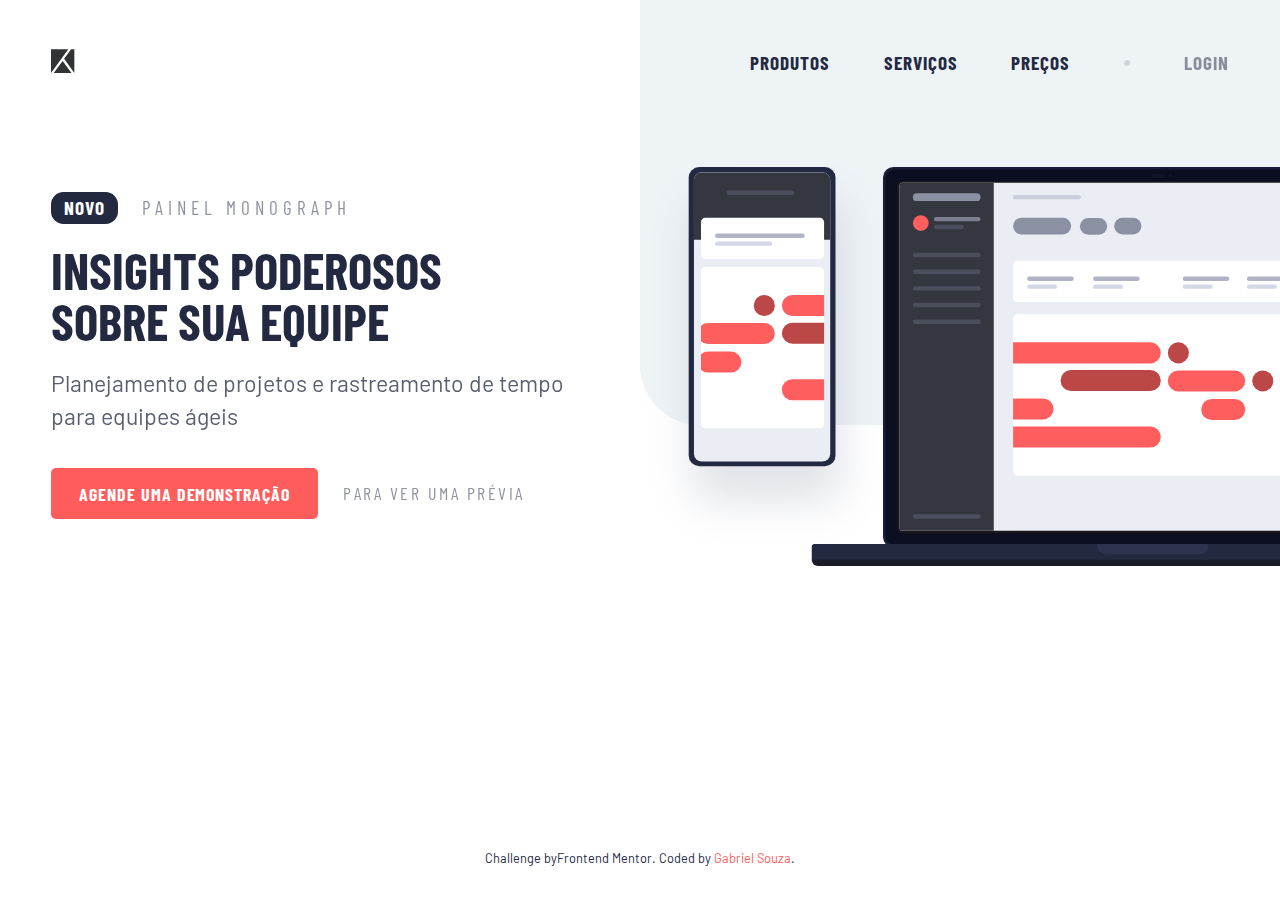
<file: Tracking/index.html>
<!DOCTYPE html>
<html lang="pt-br">

<head>
  <meta charset="UTF-8">
  <meta name="viewport" content="width=device-width, initial-scale=1.0">
  <link rel="icon" type="image/png" sizes="32x32" href="./images/favicon-32x32.png">
  <title>Tracking</title>
  <link rel="stylesheet" href="./style.css">
  <link rel="shortcut icon" href="./images/favicon-32x32.png" type="image/x-icon">

  <script defer src="./app.js"></script>

</head>

<body>

  <header>
    <div class="container">
      <nav>
        <div class="logo"><img src="./images/logo.svg" alt="site logo"></div>
        <div id="dropdown"><img id="dropdown-icon" src="./images/icon-hamburger.svg"></div>
        <ul id="nav-items-mobile" class="text-Barlow-Condensed text-bold text-uppercase">
          <li class="nav-item">Produtos</li>
          <li class="nav-item">Serviços</li>
          <li class="nav-item">Preços</li>
          <li class="nav-item divider"></li>
          <li class="nav-item">Login</li>
        </ul>
        <ul id="nav-items-desktop" class="text-Barlow-Condensed text-bold text-uppercase">
          <li class="nav-item">Produtos</li>
          <li class="nav-item">Serviços</li>
          <li class="nav-item">Preços</li>
          <li class="nav-item nav-dot">
            <div class="dot"></div>
          </li>
          <li class="nav-item">Login</li>
        </ul>
      </nav>
    </div>
  </header>

  <div class="bg-shape"></div>
  <div class="hero-image"><img src="./images/illustration-devices.svg"></div>

  <main>
    <section class="intro">
      <div class="container">
        <div class="text-uppercase text-Barlow-Condensed text-regular">
          <p class="text-bold hightlight">Novo</p>
          <p class="intro-heading text-half-opacity">Painel Monograph</p>
        </div>
        <h1 class="text-Barlow-Condensed text-bold text-uppercase">Insights poderosos<br>sobre sua equipe</h1>
        <h2 class="text-Barlow text-regular">Planejamento de projetos e rastreamento de tempo<br>para equipes ágeis</h2>
        <div class="text-Barlow-Condensed text-uppercase bottom-cta">
          <a href="#" class="btn btn-cta text-bold">Agende uma demonstração</a>
          <p class="cta text-half-opacity text-regular">Para ver uma prévia</p>
        </div>
      </div>
    </section>
  </main>

  <footer>
    <p class="attribution text-Barlow">
      Challenge byFrontend Mentor. Coded by <a href="https://github.com/Kinamne">Gabriel Souza</a>.
    </p>
  </footer>
  
</body>

</html>
</file>
<file: Cards/style.css>
/* Estilos já definidos para o desafio */
.attribution { font-size: 11px; text-align: center; }
.attribution a { color: hsl(228, 45%, 44%); }

/* Variaveis */
:root {
  --Red: hsl(0, 78%, 62%);
  --Cyan: hsl(180, 62%, 55%);
  --Orange: hsl(34, 97%, 64%);
  --BlueShadow: rgba(131, 166, 210, 35%);
  --BlueShadowHover: rgba(131, 166, 210, 30%);
  --Blue: hsl(212, 86%, 64%);
  --DarkBlue: hsl(234, 12%, 34%);
  --GrayishBlue: hsl(229, 6%, 66%);
  --LightGray: hsl(0, 0%, 98%);
}

/* Resetar */
body, p, a, ul, li, h1, h2, h3 {
  margin: 0;
  padding: 0;
}

a {
  text-decoration: none;
}

li {
  list-style-type: none;
}

/* Utilidades */
.text-bold {
  font-weight: 600;
}

.text-regular {
  font-weight: 400;
}

.text-light {
  font-weight: 200;
}

/* Styles */
/* Estilos que não mudam pelo tamanho dos dispositivos */
body {
  font-family: 'Poppins', sans-serif;
  background-color: var(--LightGray);
  color: var(--DarkBlue);
}

footer {
  margin-top: 100px;
}

/* Sessão do card */
.card {
  background-color: #fff;
  border-radius: 8px;
  display: block;
  position: relative;
  overflow: hidden;
  cursor: pointer;
  box-shadow: 0px 15px 20px var(--BlueShadow);
  transition: all 0.3s ease-in-out;
  position: relative;
  overflow: hidden;
}

.card::before {
  content: '';
  position: absolute;
  left: 0;
  right: 0;
  top: 0;
  height: 3.55px;
}

.card:hover {
  transform: translate(0px, -3px);
  box-shadow: 0px 17px 30px var(--BlueShadowHover);
}

.card h1 {
  font-size: 20px;
  line-height: 28px;
  margin-bottom: 4px;
}

.card h2 {
  opacity: 50%;
  font-size: 13px;
  line-height: 23px;
  letter-spacing: 0.09px;
}

.card-img {
  display: flex;
  justify-content: flex-end;
}

.card-img img {
  width: 57px;
}

.cards {
  margin-top: 76px;
}

.card {
  padding: 27px 28px 28px;
  margin: 0 auto;
  max-width: 312px;
}

.card:not(:last-of-type) {
  margin-bottom: 25px;
}

.card-img {
  margin-top: 33px;
}

/* Bordas coloridas */
.card:nth-child(1)::before {
  background-color: var( --Cyan);
}
.card:nth-child(2)::before {
  background-color: var( --Red);
}
.card:nth-child(3)::before {
  background-color: var( --Orange);
}
.card:nth-child(4)::before {
  background-color: var( --Blue);
}

/* Styles celular */
main {
  padding: 0 32px;
  max-width: 375px;
  margin: 0 auto;
  margin-top: 85px;
}

/* Bem-Vindo */
.welcome {
  text-align: center;
}

.welcome h1 {
  font-size: 24px;
  letter-spacing: .17px;
  line-height: 33px;
}
.welcome h1:nth-child(2) {
  margin-top: 4px;
}

.welcome h2 {
  opacity: 50%;
  font-size: 15px;
  margin-top: 16px;
  line-height: 25px;
  letter-spacing: 0.1px;
  margin: 16px auto 0;
}

/* Styles PC */
@media screen and (min-width: 1200px) {
  main {
    max-width: 1110px;
    margin-top: 80px;
    padding: 0;
  }

  body {
    height: 100vh;
  }

  /* welcome section */
  .welcome h1 {
    font-size: 36px;
    line-height: 51px;
    letter-spacing: .25px;
  }

  .welcome h1:nth-child(2) {
    margin-top: 0;
  }
  
  .welcome h2 {
    max-width: 540px;
  }

  /* cards section */
  .cards {
    margin-top: 64px;
  }
  /* grid layout */
  .grid {
    display: grid;
    grid-template-columns: repeat(3, 1fr);
    gap: 30px;
  }
  .card.cyan {
    grid-column: 1/2;
    grid-row: 2/4;
  }
  .card.red {
    grid-column: 2/3;
    grid-row: 1/3;
  }
  .card.orange {
    grid-column: 2/3;
    grid-row: 3/5;
  }
  .card.blue {
    grid-column: 3/4;
    grid-row: 2/4;
  }
  /* card detail */
  .card:not(:last-of-type) {
    margin-bottom: 0;
  }

  .card {
    max-width: 350px;
    margin: 0 auto;
    padding: 32px;
  }

  .card h1 {
    margin-bottom: 8.5px;
  }

  .card-img {
    margin-top: 40px;
  }

  .card-img img {
    width: 64px;
  }

  .card::before {
    height: 4px;
  }
}
</file>
<file: Clipboard/style.css>
/* Fonte */
@import url('https://fonts.googleapis.com/css?family=Bai+Jamjuree:400,600&display=swap');

/* Variaveis */
:root {
  /* Cores */
  --StrongCyan: hsl(171, 66%, 44%);
  --DarkStrongCyan: #209F8B;
  --ShadowCyan: rgba(137, 229, 199, 0.5033);
  --LightBlue: hsl(233, 100%, 69%);
  --DarkLightBlue: #5262D8;
  --BlackShadow: rgba(0, 0, 0, 0.0988);
  --DarkGrayishBlue: hsl(210, 10%, 33%);
  --GrayishBlue: hsl(201, 11%, 66%);
  --PureWhite: #fff;
  --LightGray: #F5F7F7;

  /* Peso das fontes */
  --weight-regular: 400;
  --weight-semi-bold: 600;

  /* Elementos de design */
  --transition: 300ms ease-in-out;
  --border-radius-default: 2.8rem;
}

/* Resetar */
html {
  box-sizing: border-box;
  font-size: 62.5%;
}

*, *::before, *::after {
  box-sizing: inherit;
}

html, body {
  height: 100%;
}

body {
  margin: 0;
  font-family: 'Bai Jamjuree', sans-serif;
}

a {
  text-decoration: none;
}

.hidden-text {
  display: none;
}

/* Especificações do tipo */
.t-hero {
  font-weight: var(--weight-semi-bold);
  color: var(--DarkGrayishBlue);
  margin: 0;
  margin-bottom: 1.6rem;
}

@media (max-width: 760px) {
  .t-hero {
    font-size: 3.2rem;
    letter-spacing: -0.52px;
    line-height: 1.25;
  }
}

@media (min-width: 761px) {
  .t-hero {
    font-size: 4.6rem;
    letter-spacing: -0.75px;
    line-height: 1.261;
  }
}

.t-hero-slogan {
  color: var(--GrayishBlue);
  font-weight: var(--weight-regular);
  margin: 0;
}

@media (max-width: 760px) {
  .t-hero-slogan {
    font-size: 1.6rem;
    letter-spacing: 0.12px;
    line-height: 1.625;
  }
}

@media (min-width: 761px) {
  .t-hero-slogan {
    font-size: 2rem;
    letter-spacing: 0.15px;
    line-height: 1.5;
  }
}

.t-section-title {
  font-weight: var(--weight-semi-bold);
  color: var(--DarkGrayishBlue);
  line-height: 1.25;
}

@media (max-width: 575px) {
  .t-section-title {
    font-size: 2.8rem;
    letter-spacing: -0.46px;
    margin-top: 0;
    margin-bottom: 1.6rem;
  }
}

@media (min-width: 576px) {
  .t-section-title {
    font-size: 3.6rem;
    letter-spacing: -0.59px;
    margin-top: 0;
    margin-bottom: 1.9rem;
  }
}

.t-section-slogan {
  font-weight: var(--weight-regular);
  color: var(--GrayishBlue);
  margin: 0 auto;
  max-width: 73rem;
}

@media (max-width: 575px) {
  .t-section-slogan {
    font-size: 1.6rem;
    letter-spacing: 0.12px;
    line-height: 1.625;
  }
}

@media (min-width: 576px) {
  .t-section-slogan {
    font-size: 1.8rem;
    letter-spacing: 0.14px;
    line-height: 1.667;
  }
}

.t-body-heading {
  margin: 0;
  color: var(--DarkGrayishBlue);
  font-weight: var(--weight-semi-bold);
  font-size: 2.4rem;
  letter-spacing: -0.39px;
  line-height: 1.25;
}

.t-body {
  color: var(--GrayishBlue);
  font-size: 1.6rem;
  letter-spacing: 0.12px;
  margin: 0;
}

@media (max-width: 575px) {
  .t-body { line-height: 1.625; }
}

@media (min-width: 576px) {
  .t-body { line-height: 1.875; }
}

.t-footer {
  font-size: 1.8rem;
  letter-spacing: 0.14px;
  font-weight: var(--weight-regular);
  line-height: 1.667;
  color: var(--DarkGrayishBlue);
  transition: var(--transition) color;
}

.t-footer:hover {
  color: var(--StrongCyan);
}

/* Botões */
.button {
  padding: 0;
  border: none;
  background: none;
  font-size: 1.8rem;
  font-weight: var(--weight-semi-bold);
  line-height: 1.667;
  letter-spacing: 0.5px;
  color: var(--PureWhite);
  padding: 1.15rem 0;
  border-radius: var(--border-radius-default);
  transition: var(--transition) opacity, var(--transition) transform;
}

.button:hover {
  cursor: pointer;
  opacity: 0.75;
  transform: translateY(-2px);
}

.button--cyan {
  background-color: var(--StrongCyan);
  border-bottom: 3px solid var(--DarkStrongCyan);
  box-shadow: 0 1rem 2rem var(--ShadowCyan);
}

.button--blue {
  background-color: var(--LightBlue);
  border-bottom: 3px solid var(--DarkLightBlue);
  box-shadow: 0 1rem 2rem var(--BlackShadow);
}

@media (max-width: 650px) {
  .button {
    width: 31.1rem;
  }
  .button:first-child {
    margin-bottom: 2.4rem;
  }
}
@media (min-width: 651px) {
  .button {
    width: 22.7rem;
  }
  .download-buttons {
    display: flex;
    justify-content: space-between;
    max-width: 47rem;
    margin: 0 auto;
  }
}

/* Main */
.main {
  text-align: center;
}

.hero {
  background-repeat: no-repeat;
  background-size: cover;
}

@media (max-width: 760px) {
  .hero {
    padding-top: 12.3rem;
    padding-left: 3.2rem;
    padding-right: 3.2rem;
    background-image: url(./images/bg-header-mobile.png);
  }
}

@media (min-width: 761px) {
  .hero {
    padding-top: 13.1rem;
    padding-left: 3rem;
    padding-right: 3rem;
    background-image: url(./images/bg-header-desktop.png);
  }
  .t-hero-slogan {
    max-width: 730px;
    margin: 0 auto;
  }
}

@media (max-width: 575px) {
  .site-logo {
    margin-bottom: 6.4rem;
  }
}

@media (min-width: 576px) {
  .site-logo {
    margin-bottom: 5.6rem;
  }
}

.download-buttons {
  margin-top: 4.8rem;
}

@media(max-width: 575px) {
  .pros {
    margin-top: 16rem;
    margin-bottom: 18.6rem;
    padding: 0 3.2rem;
  }
}

@media(min-width: 576px) {
  .pros {
    margin-top: 15rem; 
    margin-bottom: 15rem;
    padding: 0 2rem;
  }
}

@media(max-width: 575px) {
  .pros-group {
    margin-top: 6.5rem;
  }
}

@media(min-width: 576px) {
  .pros-group {
    margin-top: 8rem;
  }
}

@media(max-width: 999px) {
  .pros-group-image-container {
    margin-bottom: 5.6rem;
  }
}

@media(min-width: 1000px) {
  .pros {
    padding: 0;
  }
  .pros-group {
    display: flex;
    flex-direction: row;
    align-items: center;
    margin-left: -3.2rem;
  }
  .pros-group-image-container {
    margin-bottom: 0;
  }
  .pros-group-copies {
    text-align: left;
    margin-left: 11rem;
    max-width: 35rem;
  }
}

@media(min-width: 1000px) and (max-width: 1200px) {
  .pros-group-copies {
    padding-right: 2rem;
  }
}

@media (min-width: 1600px) {
  .pros-group {
    margin-left: 0;
    max-width: 124.4rem;
    margin: 0 auto;
    margin-top: 8rem;
  }
}

.pros-image {
  width: 100%;
}

@media(max-width: 575px) {
  .pros-group-copy:not(:last-child) {
    margin-bottom: 4.8rem;
  }
  .t-body-heading--pros {
    margin-bottom: 1rem;
  }
}

@media(min-width: 576px) {
  .pros-group-copy:not(:last-child) {
    margin-bottom: 5.6rem;
  }
  .t-body-heading--pros {
    margin-bottom: 0.8rem;
  }
}

@media (max-width: 575px) {
  .anywhere {
    padding: 0 3.2rem;
    margin-bottom: 13rem;
  }
}
@media (min-width: 576px) {
  .anywhere {
    margin-bottom: 16.1rem;
  }
}

.anywhere-image {
  width: 100%;
}

@media (max-width: 575px) {
  .anywhere-image-container {
    margin-top: 6.4rem;
  }
}

@media (min-width: 576px) {
  .anywhere-image-container {
    max-width: 81.2rem;
    margin: 0 auto;
    margin-top: 11rem;
  }
}

.supercharge {
  padding: 0 3.2rem;
}

@media (max-width: 575px) {
  .supercharge {
    margin-bottom: 13rem;
  }
}

@media (min-width: 576px) {
  .supercharge {
    margin-bottom: 15rem;
  }
}

@media (max-width: 1199px) {
  .work-flow-items {
    margin-top: 9rem;
  }
  .work-flow-item:not(:last-child) {
    margin-bottom: 5.6rem;
  }
}

@media (min-width: 1200px) {
  .work-flow-items {
    display: flex;
    flex-direction: row;
    max-width: 111rem;
    margin: 0 auto;
    margin-top: 7.2rem;
  }
  .work-flow-item {
    max-width: 35rem;
  }
  .work-flow-item:not(:last-child) {
    margin-right: 3rem;
  }
}

.work-flow-item__icon {
  margin-bottom: 4rem;
}

.sponsors {
  display: flex;
  flex-direction: column;
  justify-content: center;
  align-items: center;
  margin-bottom: 14rem;
}

.sponsor {
  transition: var(--transition) filter;
}

.sponsor:hover {
  cursor: pointer;
  filter: brightness(0.5);
}

@media(max-width: 1199px) {
  .sponsor:not(:last-child) {
    margin-bottom: 6.6rem;
  }
}

@media(min-width: 1200px) {
  .sponsors {
    flex-direction: row;
    justify-content: space-between;
    max-width: 111rem;
    margin: 0 auto;
    margin-bottom: 15rem;
  }
}

@media(max-width: 1199px) {
  .call-to-action {
    padding: 0 3.2rem;
    margin-bottom: 17rem;
  }
}

@media(min-width: 1200px) {
  .call-to-action {
    margin-bottom: 15rem;
  }
}

/* Footer */
.footer-logo {
  width: 5.5rem;
  height: 5.5rem;
}

.footer-logo__icon {
  width: 100%;
}

.footer {
  background-color: var(--LightGray);
  display: flex;
  justify-content: center;
  align-items: center;
}

.footer-nav__item {
  display: block;
}

.socials {
  display: flex;
  flex-direction: row;
  justify-content: space-evenly;
}

.social {
  display: flex;
  align-items: center;
}

.social__icon {
  transition: var(--transition) fill;
}
.social:hover .social__icon {
  fill: var(--StrongCyan);
}

@media(max-width: 1199px) {
  .footer {
    padding-top: 5.2rem;
    flex-direction: column;
  }
  .footer-logo {
    margin-bottom: 4rem;
  }
  .footer-nav {
    margin-bottom: 4.8rem;
  }
  .footer-nav__item {
    text-align: center;
  }
  .footer-nav__item:not(:last-child) {
    margin-bottom: 2rem;
  }
  .socials {
    margin-bottom: 5.1rem;
  }
  .social:not(:last-child) {
    margin-right: 4rem;
  }  
}

@media(min-width: 1200px) {
  .footer {
    padding-top: 3.9rem;
    flex-direction: row;
  }
  .footer-nav {
    margin-left: 13.5rem;
    display: grid;
    gap: 1.2rem 3rem;
    grid-template-columns: repeat(3, 1fr);
    grid-template-rows: repeat(2, 1fr);
    grid-auto-flow: column;
  }
  .footer-nav__item {
    text-align: left;
  }
  .socials {
    margin-left: 31.5rem;
  }
  .social:not(:last-child) {
    margin-right: 2.4rem;
  }  
}

.attribution {
  background-color: var(--LightGray);
  margin: 0;
  text-align: center;
  padding-top: 2rem;
  padding-bottom: 5rem;
}

.attribution a {
  color: var(--StrongCyan);
  text-decoration: underline;
}
</file>
<file: Faq/style.css>
:root {
  /* Cores */
  --color-white: #ffffff;
  --color-soft-red: hsl(14, 88%, 65%);
  --color-dark-blue: hsl(238, 29%, 16%);
  --color-light-gray: hsl(240, 5%, 91%);
  --color-mid-gray-blue: hsl(237, 12%, 33%);
  --color-light-gray-blue: hsl(240, 6%, 50%);
  --bg-gradient: linear-gradient(180deg, hsl(273, 75%, 66%) 0%, hsl(240, 73%, 65%) 100%);

  /* Pesos */
  --weight-regular: 400;
  --weight-bold: 700;

  /* Elementos de Desing */
  --transition: 300ms ease-in-out;
}

/* Resetar */
html {
  box-sizing: border-box;
  font-size: 62.5%;
}

*, *::before, *::after {
  box-sizing: inherit;
}

html, body {
  height: 100%;
}

h1,
h2,
h3,
p {
  margin: 0;
}

body {
  margin: 0;
  font-size: 1.6rem;
  font-family: 'Kumbh Sans', sans-serif;
  background-image: var(--bg-gradient);
}

.sr-only {
  border: 0;
  padding: 0;
  width: 1px;
  height: 1px;
  overflow: hidden;
  position: absolute;
  clip: rect(1px, 1px, 1px, 1px);
  clip-path: inset(0px 0px 99.9% 99.9%);
}

/* Especificações do tipo */
.t-h2 {
  font-size: 3.2rem;
  line-height: 3.8rem;
  color: var(--color-dark-blue);
  font-weight: var(--weight-bold);
}

.t-question {
  font-size: 1.3rem;
  line-height: 1.6rem;
  font-weight: var(--weight-regular);
  color: var(--color-mid-gray-blue);
}
.faq[open] > .t-question {
  color: var(--color-dark-blue);
  font-weight: var(--weight-bold);
}

@media (min-width: 768px) {
  .t-question {
    font-size: 1.4rem;
    line-height: 1.8rem;
  }
}

.t-answer {
  font-size: 1.2rem;
  line-height: 1.8rem;
  font-weight: var(--weight-regular);
  color: var(--color-light-gray-blue);
}

/* Main */
.main {
  height: 100%;
  display: flex;
  justify-content: center;
  padding: 4rem 2.4rem 8.5rem;
}

@media (min-width: 1024px) {
  .main {
    padding: 12.9rem 0 13rem;
  }
}

/* FAQ */
.faqs {
  height: 100%;
  display: flex;
  max-width: 56rem;
  position: relative;
  align-items: center;
  flex-flow: column nowrap;
  box-shadow: 0 5rem 5rem -2rem rgba(53,18,122,0.50);
}

@media (min-width: 1024px) {
  .faqs {
    width: 100%;
    max-width: 92rem;
    max-height: 50.9rem;
    padding-top: 6.5rem;
    margin-left: 4.2rem;
    padding-right: 9.5rem;
    flex-flow: row nowrap;
    border-radius: 2.3rem;
    align-items: flex-start;
    background-repeat: no-repeat;
    background-position: left top;
    justify-content: space-between;
    background-color: var(--color-white);
    background-image: url(./images/bg-pattern-desktop-2.svg);
  }
}

.faqs__image {
  height: 18rem;
  width: 23.7rem;
  background-size: cover;
  background-repeat: no-repeat;
  background-image: url(./images/illustration-woman-online-mobile.svg);
}

@media (min-width: 1024px) {
  .faqs__image {
    width: 38.8rem;
    height: 35.9rem;
    margin-top: .5rem;
    background-size: contain;
    background-image: url(./images/illustration-woman-online-desktop-2.svg);
  }
}

.faqs::before {
  content: '';
  left: 0;
  bottom: 0;
  z-index: -1;
  width: 100%;
  top: 10.8rem;
  position: absolute;
  border-radius: 2.3rem;
  background-repeat: no-repeat;
  background-position: top center;
  background-color: var(--color-white);
  background-image: url(./images/bg-pattern-mobile.svg);
}

@media (min-width: 1024px) {
  .faqs::before {
    z-index: 2;
    bottom: 0;
    height: auto;
    top: 8.6rem;
    width: 19.2rem;
    border-radius: 0;
    background-size: contain;
    transform: translateX(-49%);
    background-position: center;
    background-color: transparent;
    background-image: url(./images/illustration-box-desktop.svg);
  }
}

.faqs-container {
  width: 100%;
  margin-top: 6rem;
  padding: 0 2.4rem;
  overflow: hidden;
}

@media (min-width: 1024px) {
  .faqs-container {
    padding: 0;
    margin-top: 0;
    max-width: 35rem;
  }
}

.faqs__heading {
  text-align: center;
  margin-bottom: 3.2rem;
}

@media (min-width: 1024px) {
  .faqs__heading {
    text-align: left;
    margin-top: 0.3rem;
    margin-bottom: 3.7rem;
  }
}

.faq {
  width: 100%;
  cursor: pointer;
}

@media (min-width: 1024px) {
  .faq {
    padding-right: 1.6rem;
  }
}

.faq__question {
  outline: none;
  transition: var(--transition) color;
}

.faq:hover > .faq__question {
  color: var(--color-soft-red);
}

.faq > .faq__question::-webkit-details-marker {
  display: none;
}

.faq__question {
  display: flex;
  align-items: center;
  justify-content: space-between;
}

.faq__question::after {
  content: '';
  width: 1rem;
  height: .7rem;
  background-size: contain;
  background-repeat: no-repeat;
  background-image: url(./images/icon-arrow-down.svg);
}

.faq[open] > .faq__question::after {
  transform: rotate(180deg);
  margin-top: -0.5rem;
}

.faq[open] .faq__question ~ * {
  animation: fadein .5s ease-in-out;
}

@keyframes fadein {
  0%    {opacity: 0; transform: translateY(1rem);}
  100%  {opacity: 1; transform: translateY(0);}
}

.faq__answer {
  margin-top: 1.2rem;
}

@media (min-width: 1024px) {
  .faq__answer {
    margin-top: .9rem;
  }
}

.divider {
  width: 100%;
  height: .1rem;
  background-color: var(--color-light-gray);
  margin: 1.7rem 0;
}

@media (min-width: 1024px) {
  .divider {
    margin: 1.36rem 0 1.85rem;
  }
}
</file>
<file: Fylo_Dark/style.css>
@import url('https://fonts.googleapis.com/css?family=Open+Sans:400,700|Raleway:400,700&display=swap');

:root {
  --color-white: hsl(0, 0%, 100%);
  --color-main-bg: hsl(218, 28%, 13%);
  --color-lighter-bg: hsl(217, 28%, 15%);
  --color-footer-bg: hsl(216, 53%, 9%);
  --color-testimonials-bg: hsl(219, 30%, 18%);
  --color-cyan: hsl(176, 68%, 64%);
  --color-cyan-blue: linear-gradient(159deg, hsl(176, 68%, 64%) 0%, hsl(198, 60%, 50%) 65%);

  /* Fontes */
  --font-raleway: 'Raleway', sans-serif;
  --font-opensans: 'Open Sans', sans-serif;

  /* Pesos */
  --weight-regular: 400;
  --weight-bold: 700;

  /* Elementos de design*/
  --transition: 300ms ease-in-out;
  --border-radius-small: 0.393rem;
  --border-radius-cta: 0.9rem;
  --border-radius-default: 2.4rem;
  --border-radius-large: 2.8rem;
}

.hidden-text {
  display: none;
}

/* Reset */
html {
  box-sizing: border-box;
  font-size: 62.5%;
}

*, *::before, *::after {
  box-sizing: inherit;
}

body, h1, h2, h3, h4, p {
  margin: 0;
}

ul {
  list-style-type: none;
  margin: 0;
  padding: 0;
}

a {
  color: var(--color-white);
  text-decoration: none;
  border-bottom: 1px solid transparent;
  transition: var(--transition) border-color, var(--transition) color;
}

a:hover {
  color: var(--color-cyan);
  border-color: var(--color-cyan);
}

body {
  color: var(--color-white);
  background-color: var(--color-lighter-bg);
}

/* Especificações */
.t-header-nav {
  letter-spacing: 0px;
  font-family: var(--font-raleway);
  font-weight: var(--weight-regular);
  text-decoration: none;
}

@media (max-width: 639px) {
  .t-header-nav {
    font-size: 1.2rem;
    line-height: 1.167;
  }
}

@media (min-width: 640px) {
  .t-header-nav {
    font-size: 1.6rem;
    line-height: 1.1875;
  }
}

.t-intro-heading {
  font-family: var(--font-raleway);
  font-weight: var(--weight-bold);
  letter-spacing: 0px;
  line-height: 1.5;
}

@media (max-width: 639px) {
  .t-intro-heading {
    font-size: 2.4rem;
  }
}

@media (min-width: 640px) {
  .t-intro-heading {
    font-size: 4rem;
  }
}

.t-intro-body {
  font-family: var(--font-opensans);
  font-weight: var(--weight-regular);
  letter-spacing: 0px;
  line-height: 1.5;
}

@media (max-width: 639px) {
  .t-intro-body {
    font-size: 1.4rem;
  }
}

@media (min-width: 640px) {
  .t-intro-body {
    font-size: 2rem;
  }
}

.t-feature-heading {
  font-family: var(--font-raleway);
  font-weight: var(--weight-bold);
  letter-spacing: 0px;
}
@media (max-width: 639px) {
  .t-feature-heading {
    font-size: 1.8rem;
    line-height: 1.333;
  }
}

@media (min-width: 640px) {
  .t-feature-heading {
    font-size: 2rem;
    line-height: 1.15;
  }
}

.t-feature-body {
  font-family: var(--font-opensans);
  font-weight: var(--weight-regular);
  letter-spacing: 0px;
  font-size: 1.4rem;
  line-height: 1.5;
}

.t-productive-heading {
  font-weight: var(--weight-bold);
  font-family: var(--font-raleway);
  letter-spacing: 0px;
}

@media (max-width: 959px) {
  .t-productive-heading {
    font-size: 1.8rem;
    line-height: 1.333;
  }
}

@media (min-width: 960px) {
  .t-productive-heading {
    font-size: 4rem;
    line-height: 1.25;
  }
}

.t-productive-body {
  font-weight: var(--weight-regular);
  font-family: var(--font-opensans);
  letter-spacing: 0px;
  line-height: 1.5;
}

@media (max-width: 959px) {
  .t-productive-body {
    font-size: 1.4rem;
    
  }
}
@media (min-width: 960px) {
  .t-productive-body {
    font-size: 1.6rem;
  }
}

.t-productive-link {
  font-weight: var(--weight-regular);
  font-family: var(--font-opensans);
  letter-spacing: 0px;
  line-height: 1.5;
  color: var(--color-cyan);
}

@media (max-width: 959px) {
  .t-productive-link {
    font-size: 1.2rem;
    line-height: 1.333;
  }
}

@media (min-width: 960px) {
  .t-productive-link {
    font-size: 1.6rem;
    line-height: 1.375;
  }
}

.t-testimonial-body {
  font-weight: var(--weight-regular);
  font-family: var(--font-opensans);
}

@media (max-width: 639px) {
  .t-testimonial-body {
    line-height: 1.8;
    font-size: 1rem;
    letter-spacing: 0px;
  }
}

@media (min-width: 640px) {
  .t-testimonial-body {
    line-height: 1.5;
    font-size: 1.4rem;
    letter-spacing: 0.5px;
  }
}

.t-profile-name {
  font-family: var(--font-opensans);
  font-weight: var(--weight-bold);
  font-size: 1rem;
  letter-spacing: 0.5px;
  line-height: 1.2;
}

.t-profile-title {
  font-weight: var(--weight-regular);
  font-family: var(--font-opensans);
  font-size: 0.8rem;
  line-height: 1.25;
  letter-spacing: 0.57px;
}

.t-cta-heading {
  font-family: var(--font-raleway);
  font-weight: var(--weight-bold);
  letter-spacing: 0px;
}

@media (max-width: 639px) {
  .t-cta-heading {
    font-size: 1.8rem;
    line-height: 1.333;
  }
}

@media (min-width: 640px) {
  .t-cta-heading {
    font-size: 3.2rem;
    line-height: 1.5;
  }
}

.t-cta-body, .t-footer-address, .t-footer-contact, .t-footer-nav-item {
  font-family: var(--font-opensans);
  font-weight: var(--weight-regular);
  letter-spacing: 0px;
}

.t-cta-body, .t-footer-address, .t-footer-contact {
  line-height: 1.5;
}

.t-cta-body {
  font-size: 1.4rem;
}

.t-footer-address {
  font-size: 1.6rem;
}

.t-footer-contact {
  font-size: 1.4rem;
}

.t-footer-nav-item {
  line-height: 1.375;
  font-size: 1.6rem;
}

/* Botões */
.button {
  background: var(--color-cyan-blue);
  border: none;
  color: var(--color-white);
  font-weight: var(--weight-bold);
  font-family: var(--font-raleway);
  transition: var(--transition) filter, var(--transition) box-shadow, var(--transition) transform;
}

.button:hover {
  filter: brightness(1.1);
  transform: translateY(-2px);
  box-shadow: 0 1rem 1rem rgba(99, 225, 217, 0.15);
}

.button--intro {
  margin-top: 3.2rem;
}

@media (max-width: 639px) {
  .button--intro {
    padding: 1.6rem 0;
    font-size: 1.4rem;
    width: 24rem;
    line-height: 1.143;
    border-radius: var(--border-radius-default);
  }
}

@media (min-width: 640px) {
  .button--intro {
    padding: 1.85rem 0;
    font-size: 1.6rem;
    width: 28rem;
    line-height: 1.1875;
    border-radius: var(--border-radius-large);
  }
}

.button:hover {
  cursor: pointer;
}

/* Header */
.header {
  display: flex;
  justify-content: space-between;
  align-items: center;
}

@media (max-width: 639px) {
  .header {
    padding: 2.4rem 2.4rem 0;
  }
}

@media (min-width: 640px) and (max-width: 959px) {
  .header {
    padding: 3.6rem 4rem 0;
  }
}

@media (min-width: 960px) {
  .header {
    padding: 7.3rem 8rem 0;
    max-width: 128rem;
    margin: 0 auto;
  }
}

@media (max-width: 639px) {
  .brand__logo__image {
    width: 8rem;
  }
}

@media (min-width: 640px) and (max-width: 959px) {
  .brand__logo__image {
    width: 12rem;
  }
}

@media (min-width:  960px) {
  .brand__logo__image {
    width: 17.6rem;
  }
}

.menu__items {
  display: flex;
}


@media (max-width: 639px) {
  .menu__item:not(:last-child) {
    margin-right: 2.4rem;
  }
}

@media (min-width: 640px) and (max-width: 959px) {
  .menu__item:not(:last-child) {
    margin-right:3rem;
  }
}
@media (min-width: 960px) {
  .menu__item:not(:last-child) {
    margin-right:5.8rem;
  }
}

/* Main */
.intro {
  text-align: center;
}

@media (max-width: 639px) {
  .intro {
    padding-top: 4.8rem;
    background: url(./images/bg-curvy-mobile.svg), linear-gradient(var(--color-lighter-bg) 61%, var(--color-main-bg) 61%);
    background-position-y: 52%;
    background-repeat: no-repeat;
    background-size: contain;
  }
  .intro__content__container {
    padding: 0 3.3rem;
  }
  .intro-heading {
    margin-bottom: 1.5rem;
  }
}
@media (min-width: 640px) {
  .intro {
    padding-top: 7.5rem;
    background: url(./images/bg-curvy-desktop.svg);
    background-position-y: bottom;
    background-repeat: no-repeat;
    background-size: contain;
  }
  .intro__content__container {
    padding: 0 3rem;
  }
  .intro-heading {
    margin-bottom: 3.2rem;
  }
  .intro-body {
    max-width: 58.9rem;
    margin: 0 auto;
  }
}

@media (min-width: 960px) {
  .intro {
    padding-bottom: 16.3rem;
  }
  .intro__content__container {
    max-width: 73.4rem;
    margin: 0 auto;
    padding: 0 2rem;
  }
}

.intro__image {
  width: 100%;
}

.intro__image__container {
  width: 81.167%;
  margin: 0 auto;
  max-width: 72rem;
}

@media (max-width: 639px) {
  .intro__image__container {
    margin-bottom: 3.3rem;
  }
}
@media (min-width: 640px) {
  .intro__image__container {
    margin-bottom: 3.6rem;
  }
}

.features {
  background-color: var(--color-main-bg);
  text-align: center;
}

@media (max-width: 639px) {
  .features {
    padding: 12rem 2.7rem 16rem;
  }
}

@media (min-width: 640px) and (max-width: 959px) {
  .features {
    padding: 12rem 2.7rem 16rem;
  }
}

@media (min-width: 960px) {
  .features {
    padding: 0rem 2.7rem 16rem;
  }
}

@media (max-width: 799px) {
  .feature-cards-container {
    max-width: 50rem;
    margin: 0 auto;
  }
  .feature-heading {
    margin-top: 2.4rem;
    margin-bottom: 0.8rem;
  }
  .feature__card:not(:last-child) {
    margin-bottom: 8rem;
  }
  .feature__card__image {
    max-width: 6.4rem;
    max-height: 6.4rem;
  }
}

@media (min-width: 800px) {
  .feature-cards-container {
    margin: 0 auto;
    max-width: 88rem;
    display: flex;
    flex-wrap: wrap;
    justify-content: space-between;
  }
  .feature__card {
    width: 50%;
    max-width: 35rem;
    display: flex;
    flex-direction: column;
    align-items: center;
  }
  .feature_card--upper {
    margin-bottom: 7.8rem;
  }
  .feature-heading {
    margin-top: 1.6rem;
    margin-bottom: 0.9rem;
  }
  .feature__card__image__container {
    max-width: 8.4rem;
    min-height: 8.8rem;
    display: flex;
    align-items: center;
    justify-content: center;
  }
  .feature__card__image {
    width: 100%;
  }
}

.productive {
  background-color: var(--color-main-bg);
}

@media (max-width: 639px) {
  .productive {
    padding-bottom: 16rem;
  }
  .productive__copy {
    padding: 0 2.8rem;
  }
}

@media (min-width: 640px) and (max-width: 1234px) {
  .productive {
    padding-bottom: 12rem;
  }
  .productive__copy {
    padding-left: 3rem;
  }
  .productive__container {
    display: flex;
    flex-direction: row;
    align-items: center;
    padding: 0 3rem;
  }
}

@media (min-width: 1235px) {
  .productive {
    padding-bottom: 12rem;
  }
  .productive__copy {
    padding-left: 5.7rem;
    max-width: 56.3rem;
  }
  .productive__copy > :first-child {
    width: 70%;
  }
  .productive__container {
    max-width: 123.5rem;
    margin: 0 auto;
    display: flex;
    flex-direction: row;
    align-items: center;
  }
}

.productive__image__container {
  display: flex;
  margin: 0 auto;
  max-width: 61.4rem;
  align-items: center;
  justify-content: center;
}

.productive__image {
  width: 100%;
}

@media(max-width: 639px) {
  .productive__image__container {
    max-width: 30.4rem;
    margin-bottom: 4.8rem;
  }
  .productive__copy > :first-child {
    text-align: center;
  }
}

.productive__copy > :not(:last-child) {
  margin-bottom: 1.6rem;
}

.productive-link {
  display: inline-block;
  text-decoration: none;
  border-bottom: 0.1rem solid var(--color-cyan);
  padding-bottom: 0.6rem;
  transition: var(--transition) padding-left;
}
.productive-link::after {
  content: '';
  background-image: url(./images/icon-arrow.svg);
  background-size: contain;
  display: inline-block;
  vertical-align: middle;
  width: 1.2rem;
  height: 1.2rem;
  margin-left: 0.7rem;
}

.productive-link:hover {
  padding-left: 1.2rem;
}

.testimonials {
  background-color: var(--color-main-bg);
  padding-bottom: 16rem;
}

@media (min-width: 960px) {
  .testimonials {
    padding-bottom: 18.1rem;
  }
}

.testimonials__container {
  background-image: url(./images/bg-quotes.png);
  background-repeat: no-repeat;
  display: flex;
  flex-direction: row;
  align-items: center;
  flex-wrap: wrap;
  justify-content: space-evenly;
}

.testimonial_card {
  background-color: var(--color-testimonials-bg);
  border-radius: var(--border-radius-small);
  transition: var(--transition) transform, var(--transition) box-shadow;
}

.testimonial_card:hover {
  transform: rotate(2deg);
  box-shadow: 1rem 2rem 3rem rgba(0, 0, 0, 0.15);;
}

@media (max-width: 1199px) {
  .testimonials__container {
    padding: 0 2rem;
    padding-top: 0.9rem;
    background-position: 4.8rem 0;
    background-size: 1.5rem;
  }
  .testimonial_card {
    max-width: 28rem;
    padding: 2.4rem 2rem 2.1rem;
  }
}

@media (min-width: 1200px) {
  .testimonials__container {
    padding: 0;
    padding-top: 3.6rem;
    max-width: 118rem;
    margin: 0 auto;
  }
  .testimonial_card {
    max-width: 36rem;
    padding: 4rem 2.6rem 2.6rem;
  }
}

@media (max-width: 959px) {
  .testimonial_card:not(:last-child) {
    margin-bottom: 2.4rem;
  }
}

@media (min-width: 880px) {
  .testimonial_card:not(:last-child) {
    margin-right: 4rem;
  }
}

.profile {
  display: flex;
  flex-direction: row;
  align-items: center;
}

@media (max-width: 959px) {
  .profile {
    margin-top: 1.7rem;
  }
}

@media (min-width: 880px) {
  .profile {
    margin-top: 2.4rem;
  }
}

.profile__avatar {
  width: 2.4rem;
  height: 2.4rem;
  margin-right: 0.8rem;
}

.profile__avatar__image {
  width: 100%;
  border-radius: 50%;
}

.profile-name {
  margin-bottom: 0.4rem;
}

.call-to-action {
  background-color: var(--color-main-bg);
  position: relative;
  min-height: 35.3rem;
  text-align: center;
}

.call-to-action::after {
  content: ' ';
  background-color: var(--color-footer-bg);
  width: 100%;
  position: absolute;
  height: 47.32%;
  bottom: 0;
  left: 0;
  z-index: 1;
}

.call-to-action__container {
  border-radius: var(--border-radius-cta);
  background-color: var(--color-lighter-bg);
  margin: 0 auto;
  box-shadow: 0.5rem 0.5rem 0.8rem rgba(0, 0, 0, 0.25);
  position: absolute;
  top: 50%;
  left: 50%;
  transform: translate(-50%, -50%);
  z-index: 2;
  width: 89.6%;
  max-width: 86.3rem;
}

@media (max-width: 799px) {
  .call-to-action__container {
    padding: 4rem 2.8rem 3.7rem;
  }
}

@media (min-width: 800px) {
  .call-to-action__container {
    padding: 4.2rem 7.7rem 4.1rem;
  }
}

.cta-heading {
  margin-bottom: 1.6rem;
}

.input-group {
  display: flex;
}

@media (max-width: 739px) {
  .input-group {
    margin-top: 3.2rem;
    flex-direction: column;
  }
}

@media (min-width: 740px) {
  .input-group {
    margin-top: 3.8rem;
    flex-direction: row;
    justify-content: space-between;
  }
  .email-input {
    max-width: 48rem;
    width: 100%;
    margin-right: 3rem;
  }
  .button--cta {
    width: 40%;
    max-width: 20rem;
  }
}

.email-input {
  border: none;
  outline: none;
  font-family: var(--font-opensans);
  font-weight: var(--weight-regular);
  border-radius: var(--border-radius-default);
}

@media (max-width: 739px) {
  .email-input{
    font-size: 1rem;
    line-height: 1.4;
    padding: 1.7rem;
  }
}

@media (min-width: 740px) {
  .email-input{
    line-height: 1.333;
    font-size: 1.2rem;
    padding: 1.6rem 3.8rem;
  }
}

.email-input::placeholder {
  color: #C0C0C0;
}

.email-input::-webkit-input-placeholder {
  color: #C0C0C0;
}

.email-input::-moz-placeholder {
  color: #C0C0C0;
}

.email-input:-ms-input-placeholder {
  color: #C0C0C0;
}

.email-input:-moz-placeholder {
  color: #C0C0C0;
}

@media (max-width: 739px) {
  .email-input {
    margin-bottom: 2.4rem;
  }
}

.button--cta {
  font-size: 1.4rem;
  font-family: var(--font-raleway);
  font-weight: var(--weight-bold);
  line-height: 1.143;
  padding: 1.6rem 0;
  border-radius: var(--border-radius-default);
}

/* Footer */
.footer {
  background-color: var(--color-footer-bg);
}

@media (max-width: 639px) {
  .footer-container {
    padding: 7.4rem 2.8rem 0;
  }
}

@media (min-width: 640px) and (max-width: 1305px) {
  .footer-container {
    padding: 8rem 2.8rem 0;
  }
}

@media (min-width: 1306px) {
  .footer-container {
    padding: 8rem 0 0;
    max-width: 124rem;
    margin: 0 auto;
  }
}

@media (max-width: 639px) {
  .footer-content {
    margin-top: 4rem;
    display: flex;
    flex-flow: column nowrap;
  }
  .footer-nav:last-of-type {
    margin-bottom: 8rem;
  }
}

@media (min-width: 640px) {
  .footer-content {
    margin-top: 4rem;
    display: flex;
    flex-flow: row wrap;
  }
}

.footer-nav:first-of-type {
  margin-right: 8rem;
}

.footer-nav:last-of-type {
  margin-right: 11.4rem;
}

.footer-nav > :not(:last-child){
  margin-bottom: 1.6rem;
}

.address, .phone, .email {
  display: flex;
}

.address {
  max-width: 38rem;
  margin-right: 8rem;
}

.phone, .address {
  margin-bottom: 1.6rem;
}

@media (min-width: 517px) and (max-width: 828px) {
  .address {
    margin-bottom: 4rem;
  }
}

.phone, .email {
  align-items: center;
}

.contact {
  margin-bottom: 8rem;
  max-width: 17.1rem;
  margin-right: 14.6rem;
}

.footer-nav {
  margin-bottom: 4.8rem;
}

.vector-icon {
  width: 2.4rem;
  height: 2.4rem;
  margin-right: 1.8rem;
  display: flex;
  align-items: center;
}

.vector-icon svg {
  width: 100%;
}

.socials {
  display: flex;
  justify-content: center;
}

.social {
  border: 1px solid var(--color-white);
  border-radius: 50%;
  display: flex;
  justify-content: center;
  align-items: center;
  width: 2.7rem;
  height: 2.7rem;
  transition: var(--transition) border-color;
}

.social:hover {
  cursor: pointer;
  border-color: var(--color-cyan);
}

svg > path {
  transition: var(--transition) fill;
}

.social:hover > svg > path {
  fill: var(--color-cyan);
}

.social:not(:last-child) {
  margin-right: 1rem;
}

.social__icon:first-child {
  height: 1.2rem;
}

.social__icon {
  width: 1.2rem;
}

.attribution {
  background-color: var(--color-footer-bg);
  text-align: center;
  padding: 2rem 0;
  font-family: var(--font-opensans);
}

.attribution a {
  background: none;
}
</file>
<file: Hubble/css/style.css>
@import url("https://fonts.googleapis.com/css2?family=Open+Sans:wght@400;700&family=Poppins:wght@600&display=swap");

* {
  padding: 0;
  margin: 0;
  -webkit-box-sizing: border-box;
  box-sizing: border-box;
}

h1,
h2,
h3 {
  font-family: 'Poppins', sans-serif;
}

body {
  font-family: 'Open Sans', sans-serif;
  font-size: 18px;
}

img {
  height: 100%;
  width: 100%;
}

.container {
  max-width: 1080px;
  margin: 0 auto;
  padding: 0 30px;
}

a {
  text-decoration: none;
  color: black;
}

.cta {
  padding: 10px 45px;
  border-radius: 50px;
  background-color: #ff52bf;
  color: white;
  font-weight: 700;
  -webkit-box-shadow: -2px 2px 20px 0px #0000001f;
  box-shadow: -2px 2px 20px 0px #0000001f;
  font-size: .9rem;
}

#header {
  width: 100%;
  min-height: 100vh;
  padding: 100px 0;
  display: block;
  background-image: url(../images/bg-hero-mobile.svg);
  background-position: center top;
  background-size: cover;
  background-repeat: no-repeat;
  background-color: #ebfbff;
}

#header .container {
  min-height: calc(100vh - 200px);
  display: -webkit-box;
  display: -ms-flexbox;
  display: flex;
  -webkit-box-align: center;
  -ms-flex-align: center;
  align-items: center;
  -webkit-box-pack: center;
  -ms-flex-pack: center;
  justify-content: center;
  -webkit-box-orient: vertical;
  -webkit-box-direction: normal;
  -ms-flex-direction: column;
  flex-direction: column;
  text-align: center;
}

#header .container .nav {
  position: absolute;
  top: 0;
  width: 100%;
  max-width: 1080px;
  margin: 0 auto;
  padding: 30px;
  display: -webkit-box;
  display: -ms-flexbox;
  display: flex;
  -webkit-box-align: center;
  -ms-flex-align: center;
  align-items: center;
  -webkit-box-pack: justify;
  -ms-flex-pack: justify;
  justify-content: space-between;
}

#header .container .nav .logo {
  width: 120px;
}

#header .container .nav .cta-header {
  background-color: white;
  color: black;
}

#header .container .hero {
  width: 100%;
  height: 100%;
  display: -webkit-box;
  display: -ms-flexbox;
  display: flex;
  -webkit-box-align: center;
  -ms-flex-align: center;
  align-items: center;
  -webkit-box-pack: center;
  -ms-flex-pack: center;
  justify-content: center;
  -webkit-box-orient: vertical;
  -webkit-box-direction: normal;
  -ms-flex-direction: column;
  flex-direction: column;
}

#header .container .hero .hero-info h1 {
  font-size: 1.8rem;
  font-weight: 600;
  margin-bottom: 1.3rem;
}

#header .container .hero .hero-info p {
  font-size: 1.1rem;
  font-weight: 400;
  margin-bottom: 50px;
}

#header .container .hero .hero-info .cta-hero {
  padding: 15px 50px;
  font-size: 1rem;
}

#header .container .hero .hero-img img {
  max-width: 600px;
  margin-top: 40px;
  -o-object-fit: contain;
  object-fit: contain;
}

#cards {
  padding: 100px 0;
}

#cards .container .card-item {
  padding: 50px 30px;
  -webkit-box-shadow: -2px 2px 20px 0px #00000013;
  box-shadow: -2px 2px 20px 0px #00000013;
  margin-bottom: 50px;
  border-radius: 10px;
  text-align: center;
  display: -webkit-box;
  display: -ms-flexbox;
  display: flex;
  -webkit-box-orient: vertical;
  -webkit-box-direction: reverse;
  -ms-flex-direction: column-reverse;
  flex-direction: column-reverse;
}

#cards .container .card-item .card-info {
  margin-top: 30px;
}

#cards .container .card-item .card-info h3 {
  font-size: 1.3rem;
  margin-bottom: 20px;
}

#cards .container .card-item .card-info p {
  font-size: .9rem;
  font-weight: 400;
  line-height: 1.5rem;
  color: #808d99;
}

#cta-card {
  display: -webkit-box;
  display: -ms-flexbox;
  display: flex;
  padding: 50px 0;
  margin-bottom: -100px;
}

#cta-card .container .card {
  width: 100%;
  padding: 30px;
  text-align: center;
  -webkit-box-shadow: -2px 2px 20px 0px #00000013;
  box-shadow: -2px 2px 20px 0px #00000013;
  background-color: white;
  border-radius: 10px;
}

#cta-card .container .card h2 {
  font-size: 1.3rem;
  margin-bottom: 30px;
}

#footer {
  background-color: #00252e;
  color: white;
  padding: 100px 0 30px 0;
}

#footer .container {
  width: 100%;
  display: -webkit-box;
  display: -ms-flexbox;
  display: flex;
  -webkit-box-orient: vertical;
  -webkit-box-direction: normal;
  -ms-flex-direction: column;
  flex-direction: column;
}

#footer .container .footer-info {
  display: -webkit-box;
  display: -ms-flexbox;
  display: flex;
  -webkit-box-orient: vertical;
  -webkit-box-direction: normal;
  -ms-flex-direction: column;
  flex-direction: column;
  -webkit-box-pack: start;
  -ms-flex-pack: start;
  justify-content: flex-start;
}

#footer .container .footer-info .footer-1 {
  margin-top: 30px;
}

#footer .container .footer-info .footer-1 ul {
  list-style: none;
}

#footer .container .footer-info .footer-1 ul li {
  margin-top: 25px;
}

#footer .container .footer-info .footer-1 ul li .logo {
  width: 200px;
}

#footer .container .footer-info .footer-1 ul li .contact {
  display: -webkit-box;
  display: -ms-flexbox;
  display: flex;
  -webkit-box-align: start;
  -ms-flex-align: start;
  align-items: start;
  -webkit-box-pack: start;
  -ms-flex-pack: start;
  justify-content: start;
}

#footer .container .footer-info .footer-1 ul li .contact img {
  margin-top: 10px;
  width: 15px;
}

#footer .container .footer-info .footer-1 ul li .contact p {
  font-size: 1.2rem;
  margin-left: 20px;
  -webkit-box-flex: 1;
  -ms-flex: 1;
  flex: 1;
}

#footer .container .footer-info .footer-2 ul,
#footer .container .footer-info .footer-3 ul {
  list-style: none;
}

#footer .container .footer-info .footer-2 ul li,
#footer .container .footer-info .footer-3 ul li {
  margin-top: 18px;
}

#footer .container .footer-info .footer-2 ul li a,
#footer .container .footer-info .footer-3 ul li a {
  text-decoration: none;
  font-size: 1.2rem;
  color: white;
}

#footer .container .footer-info .footer-4 {
  margin-top: 80px;
  text-align: center;
  font-size: 40px;
}

#footer .container .footer-copyright {
  margin-top: 20px;
  text-align: center;
  font-size: .8rem;
}

@media only screen and (min-width: 768px) {
  #cards .container .card-item {
    -webkit-box-orient: horizontal;
    -webkit-box-direction: normal;
    -ms-flex-direction: row;
    flex-direction: row;
    padding: 50px 100px;
    -webkit-box-pack: center;
    -ms-flex-pack: center;
    justify-content: center;
    -webkit-box-align: center;
    -ms-flex-align: center;
    align-items: center;
    text-align: left;
  }

  #cards .container .card-item .card-info {
    margin-right: 50px;
  }

  #cards .container .card-item .card-info h3 {
    font-size: 1.7rem;
  }

  #cards .container .card-item .card-info p {
    font-size: 1rem;
  }

  #cards .container .card-item:nth-child(even) {
    -webkit-box-orient: horizontal;
    -webkit-box-direction: reverse;
    -ms-flex-direction: row-reverse;
    flex-direction: row-reverse;
  }

  #cards .container .card-item:nth-child(even) .card-info {
    margin-left: 50px;
  }

  #cta-card .container .card {
    padding: 50px;
  }

  #cta-card .container .card h2 {
    font-size: 2rem;
    margin-bottom: 50px;
  }

  #cta-card .container .card a {
    display: inline-block;
    padding: 20px 60px;
    font-size: 1.2rem;
  }

  #footer .container .footer-info {
    -webkit-box-orient: horizontal;
    -webkit-box-direction: normal;
    -ms-flex-direction: row;
    flex-direction: row;
  }

  #footer .container .footer-info .footer-1,
  #footer .container .footer-info .footer-2,
  #footer .container .footer-info .footer-3,
  #footer .container .footer-info .footer-4 {
    -webkit-box-flex: 1;
    -ms-flex: 1;
    flex: 1;
    margin-left: 50px;
  }

  #footer .container .footer-info .footer-1 {
    -webkit-box-flex: 2.5;
    -ms-flex: 2.5;
    flex: 2.5;
    margin: 0;
  }

  #footer .container .footer-info .footer-2,
  #footer .container .footer-info .footer-3,
  #footer .container .footer-info .footer-4 {
    margin-top: 70px;
  }

  #footer .container .footer-copyright {
    text-align: right;
  }
}

@media only screen and (min-width: 1000px) {
  #header {
    background-image: url(../images/bg-hero-desktop.svg);
    background-position: center;
    background-size: cover;
  }

  #header .container .hero {
    -webkit-box-orient: horizontal;
    -webkit-box-direction: normal;
    -ms-flex-direction: row;
    flex-direction: row;
    text-align: left;
  }

  #header .container .hero .hero-img {
    -webkit-box-flex: 3;
    -ms-flex: 3;
    flex: 3;
  }

  #header .container .hero .hero-info {
    -webkit-box-flex: 2;
    -ms-flex: 2;
    flex: 2;
    margin-right: 50px;
  }

  #header .container .hero .hero-info h1 {
    font-size: 2.2rem;
  }
}
</file>
<file: Insure/style.css>
@import url('https://fonts.googleapis.com/css?family=DM+Serif+Display|Karla:400,700&display=swap');

:root {
  --DarkViolet: hsl(256, 26%, 20%);
  --GrayishBlue: hsl(216, 30%, 68%);
  --VeryDarkViolet: hsl(270, 9%, 17%);
  --DarkGrayishViolet: hsl(273, 4%, 51%);
  --VeryLightGray: hsl(0, 0%, 98%);
}

body, p, a, ul, li, h1, h2, h3, h4 {
  margin: 0;
  padding: 0;
  text-decoration: none;
  color: var(--VeryDarkViolet);
  font-weight: normal;
}

li {
  list-style-type: none;
}

:root {
  font-size: 62.5%;
}

a.btn {
  font-size: 1.3rem;
  letter-spacing: 1.5px;
  text-transform: uppercase;
  border: 1px solid #fff;
  padding: 1.3rem 0;
  transition: all 0.3s ease;
  color: #fff;
}

a.btn:hover {
  background-color: #fff;
  color: var(--DarkViolet);
}

section.different .line {
  max-width: 150px;
  height: 1px;
  background-color: #C396C6;
}

section.different .cards img {
  max-width: 86px;
}

.text-karla {
  font-family: 'Karla', sans-serif;
  ;
}

.text-dm {
  font-family: 'DM Serif Display', serif;
}

.text-regular {
  font-weight: 400;
}

.text-bold {
  font-weight: 700;
}

.text-grayviolet {
  color: var(--DarkGrayishViolet);
}

section.intro h1, section.intro h2, section.intro a {
  color: #fff;
}

body {
  text-align: center;
}

section.intro h1, section.different h3 {
  font-size: 4.8rem;
  line-height: 1;
  letter-spacing: -0.67px;
}

section.intro h2 {
  font-size: 1.6rem;
  line-height: 1.625;
}

.container {
  padding: 0 2.4rem;
  min-width: 375px;
  box-sizing: border-box;
}

section.intro .intro-content {
  background-image: url(./images/bg-pattern-intro-left-mobile.svg);
  background-repeat: no-repeat;
  background-position: top left;
  padding: 9.3rem 0;
}

section.intro h2 {
  margin-top: 1.6rem;
  margin-bottom: 3.2rem;
}

header {
  padding: 3.1rem 0;
}

header nav {
  display: flex;
  align-items: center;
  justify-content: space-between;
}

header nav .dropdown-btn {
  cursor: pointer;
}

.dropdown-menu {
  z-index: 2;
  min-height: 100vh;
  min-width: 100%;
  position: sticky;
  top: 0;
  background-color: var(--VeryDarkViolet);
  color: #fff;
  display: none;
  background-image: url(./images/bg-pattern-mobile-nav.svg);
  background-repeat: no-repeat;
  background-position: center bottom;
  background-size: contain;
}

.dropdown-menu .nav-items {
  margin-top: 4rem;
  width: 100%;
  padding: 0 2.4rem;
}

.dropdown-menu .nav-items .nav-item {
  font-size: 2rem;
  line-height: 2;
  letter-spacing: 1.36px;
  cursor: pointer;
  text-transform: uppercase;
}

.dropdown-menu .nav-items .nav-item:last-child {
  border: 1px solid #fff;
  padding: 0.8rem 0;
  width: 100%;
}

.dropdown-menu .nav-items .nav-item:not(:last-child) {
  margin-bottom: 2.4rem;
}

.dropdown-menu.show {
  display: flex;
  justify-content: center;
}

header nav .nav-items {
  display: none;
}

section.intro {
  background-color: var(--DarkViolet);
}

.intro-img-mobile {
  display: flex;
}

.intro-img-mobile img {
  width: 100%;
}

.intro-img-desktop {
  display: none;
}

.intro-hero-desktop {
  display: none;
}

section.intro .text-wrap {
  width: 100%;
}

.white-bar {
  display: none;
}

section.intro a.btn {
  padding-left: 2.85rem;
  padding-right: 2.85rem;
  display: inline-block;
}

#side-pattern-mobile {
  display: flex;
  position: absolute;
  right: 0;
  transform: translateY(-40%);
}

#side-pattern-desktop {
  display: none;
}

section.different {
  margin: 14rem 0;
}

section.different .line {
  margin: 0 auto;
  margin-bottom: 4rem;
}

section.different .cards {
  display: flex;
  flex-direction: column;
  margin-top: 8rem;
}

section.different .card h4 {
  font-size: 2.8rem;
  letter-spacing: -0.39px;
  margin-top: 3.2rem;
  margin-bottom: 1.6rem;
}

section.different .card p {
  font-size: 1.6rem;
  line-height: 1.625;
}

section.different .card:not(:last-child) {
  margin-bottom: 5.6rem;
}

section.cta {
  margin-bottom: 14rem;
}

section.cta .content {
  background-color: var(--DarkViolet);
  background-image: url(./images/bg-pattern-how-we-work-mobile.svg);
  background-repeat: no-repeat;
  background-position: top right;
  padding: 7.2rem 0;
}

section.cta .content a {
  display: inline-block;
  padding-left: 2.45rem;
  padding-right: 2.45rem;
}

section.cta .content h4 {
  color: #fff;
}

section.cta .content h4 {
  font-size: 4rem;
  line-height: 1;
  letter-spacing: -0.56px;
  padding: 0 2.4rem;
  margin-bottom: 4rem;
  font-weight: 700;
}

footer {
  background-color: var(--VeryLightGray);
  background-image: url(./images/bg-pattern-footer-mobile.svg);
  background-repeat: no-repeat;
  padding-top: 8.8rem;
}

.company-socials {
  display: flex;
  flex-direction: column;
  margin-bottom: 4rem;
}

.company-socials .logo {
  margin-bottom: 3.2rem;
}

.social-icons {
  display: flex;
  flex-direction: row;
  justify-content: center;
}

.icon {
  cursor: pointer;
  max-width: 24px;
  display: flex;
  margin: 0 0.8rem;
  transition: all 0.3s ease;
}

.icon:hover {
  filter: brightness(0.3);
}

.footer-divider {
  width: 100%;
  height: 1px;
  background-color: #DADADA;
}

.footer-nav {
  margin-top: 4rem;
  display: flex;
  flex-direction: column;
  text-transform: uppercase;
  margin-bottom: 8.8rem;
}

.footer-nav p {
  font-size: 1.3rem;
  font-weight: 700;
  margin-bottom: 3.6rem;
}

.footer-nav ul li {
  color: var(--DarkViolet);
  font-weight: 700;
  font-size: 1.3rem;
  letter-spacing: 1.5px;
  cursor: pointer;
}

.footer-nav ul li:hover {
  text-decoration: underline;
}

.footer-nav-card:not(:last-child) {
  margin-bottom: 4rem;
}

.footer-nav ul li:not(:last-child) {
  margin-bottom: 1.6rem;
}

.attribution {
  padding-bottom: 3rem;
  text-align: center;
}

.attribution a {
  text-decoration: underline;
}

@media screen and (min-width: 720px) {
  section.intro {
    display: flex;
    align-items: center;
    flex-direction: row-reverse;
    justify-content: flex-end;
  }

  .intro-content {
    text-align: left;
    max-width: 50%;
  }

  .intro-img-mobile {
    position: absolute;
    right: 0;
    margin: 5rem 2.4rem;
    max-width: 45%;
  }
}

@media screen and (min-width: 960px) {
  .intro-img-mobile {
    max-width: 100%;
  }

  header nav .dropdown-btn {
    display: none;
  }

  .dropdown-menu {
    display: none;
  }

  header nav .nav-items {
    display: flex;
    align-items: center;
  }

  header nav .nav-item {
    text-transform: uppercase;
    font-size: 1.3rem;
    letter-spacing: 1.5px;
    cursor: pointer;
    color: var(--DarkGrayishViolet);
    transition: all 0.3s ease;
  }

  header nav .nav-item:not(:last-child) {
    margin-right: 2.5rem;
  }

  header nav .nav-item:not(:last-child):hover {
    color: var(--VeryDarkViolet);
  }

  #view_plans {
    color: var(--VeryDarkViolet);
    padding: 1.3rem 2rem;
    border: 1px solid var(--VeryDarkViolet);
  }

  #view_plans:hover {
    color: #fff;
    background-color: var(--VeryDarkViolet);
  }

  section.different .card:not(:last-child) {
    margin-bottom: 0;
  }

  section.different .cards {
    flex-direction: row;
    justify-content: space-between;
  }

  section.different .cards .card {
    padding: 0 2rem;
  }

  .footer-nav {
    flex-direction: row;
    justify-content: space-between;
  }
}

@media screen and (min-width: 1200px) {
  .container {
    padding: 0 10rem;
  }

  .intro-img-mobile {
    position: absolute;
    right: 0;
    margin: 5rem 10rem;
    max-width: 45%;
  }

  .intro-content {
    max-width: 60%;
  }
}

@media screen and (min-width: 1440px) {
  body {
    text-align: left;
  }

  .container {
    max-width: 1440px;
    padding: 0 16.5rem;
    margin: 0 auto;
  }

  #view_plans {
    padding: 1.3rem 2.85rem;
  }

  section.intro {
    display: block;
  }

  .intro-content {
    text-align: left;
    max-width: 100%;
  }

  section.intro .intro-content {
    background-image: none;
    padding-top: 10.5rem;
    display: flex;
  }

  .white-bar {
    display: block;
    height: 1px;
    max-width: 150px;
    background-color: #fff;
    margin-bottom: 6.3rem;
  }

  .intro-img-mobile {
    display: none;
  }

  .intro-img-desktop {
    display: flex;
    position: absolute;
    right: 0;
    overflow-y: hidden;
  }

  .intro-img-desktop img {
    transform: translateY(-80px);
  }

  section.intro {
    max-height: 600px;
  }

  section.intro h1 {
    font-size: 7.2rem;
    line-height: 0.88;
    letter-spacing: -1px;
  }

  section.intro h2 {
    margin-bottom: 2.4rem;
  }

  .intro-hero-desktop {
    display: flex;
  }

  section.intro .intro-content .container {
    display: flex;
    justify-content: space-between;
  }

  section.intro .text-wrap {
    width: 49%;
  }

  #side-pattern-mobile {
    display: none;
  }

  #side-pattern-desktop {
    display: flex;
    position: absolute;
    left: 0;
    transform: translateY(-34%);
  }

  section.different {
    margin-top: 30.5rem;
    margin-bottom: 15.8rem;
  }

  section.different .line {
    margin: unset;
    margin-bottom: 6.3rem;
  }

  section.different .cards {
    flex-direction: row;
  }

  section.different h3 {
    font-size: 7.2rem;
  }

  section.different .cards {
    margin-top: 9.6rem;
  }

  section.different .card:not(:last-child) {
    margin-left: 3rem;
  }

  section.cta .content {
    align-items: center;
    background-image: url(./images/bg-pattern-how-we-work-desktop.svg);
    background-position: right center;
    display: flex;
    justify-content: space-between;
    padding: 6.9rem 8.1rem;
  }

  section.cta .content h4 {
    margin-bottom: 0;
    font-size: 5.6rem;
    padding: 0;
    letter-spacing: -0.78px;
  }

  section.cta {
    margin-bottom: 15rem;
  }

  footer {
    background-image: url(./images/bg-pattern-footer-desktop.svg);
    padding-top: 6.7rem;
  }

  .company-socials {
    flex-direction: row;
    align-items: center;
    justify-content: space-between;
    margin-bottom: 3.6rem;
  }

  .company-socials .logo {
    margin-bottom: 0;
  }

  .footer-nav {
    flex-direction: row;
    margin-top: 4.8rem;
  }

  .footer-nav-card {
    min-width: 255px;
  }

  .footer-nav-card:not(:last-child) {
    margin-bottom: 0;
    margin-right: 3rem;
    margin-bottom: 6.4rem;
  }
}
</file>
<file: Preços/style.css>
@import url('https://fonts.googleapis.com/css?family=Montserrat:700&display=swap');

:root {
	font-family: 'Montserrat', sans-serif;
	font-weight: 700;
	font-size: 62.5%;
	--VeryLightGrayishBlue: hsl(240, 78%, 98%);
	--LightGrayishBlue: hsl(234, 14%, 74%);
	--LightPurple: #6D72DE;
	--GrayishBlue: hsl(233, 13%, 49%);
	--DarkGrayishBlue: hsl(232, 13%, 33%);
	--PureWhite: #fff;
	--bg-purple: linear-gradient(135deg, hsl(236, 72%, 79%), hsl(237, 63%, 64%));
	--border-gray: rgba(110, 114, 142, 25%);
	--border-white: rgba(255, 255, 255, 25%);
}

html {
	-webkit-box-sizing: border-box;
	-moz-box-sizing: border-box;
	box-sizing: border-box;
}

*,
*:before,
*:after {
	-webkit-box-sizing: inherit;
	-moz-box-sizing: inherit;
	box-sizing: inherit;
}

.text-xxxl {
	font-size: 7.2rem;
}

.text-xxl {
	font-size: 4rem;
}

.text-xl {
	font-size: 3.2rem;
}

.text-l {
	font-size: 1.8rem;
}

.text-default {
	font-size: 1.5rem;
}

.text-small {
	font-size: 1.3rem;
}

.text-black {
	color: var(--DarkGrayishBlue);
}

.text-white {
	color: var(--PureWhite);
}

.text-gray {
	color: var(--GrayishBlue);
}

.text-lightgray {
	color: var(--LightGrayishBlue);
}

.btn {
	cursor: pointer;
	padding: 1.4rem 0;
	text-transform: uppercase;
	border-radius: 6px;
	transition: all 0.3s ease;
}

.btn:hover {
	transform: translateY(-2px);
}

.btn p {
	letter-spacing: 1.39px;
}

.btn-purple {
	background: var(--bg-purple);
	color: var(--PureWhite);
}

.btn-purple:hover {
	background: transparent;
	color: var(--LightPurple);
	box-shadow: inset 0px 0px 0px 1px var(--LightPurple);
}

.btn-white {
	background-color: var(--PureWhite);
	color: var(--LightPurple);
}

.btn-white:hover {
	background: transparent;
	box-shadow: inset 0px 0px 0px 1px var(--PureWhite);
	color: var(--PureWhite);
}

body {
	text-align: center;
	background-color: var(--VeryLightGrayishBlue);
}

body,
p,
a,
ul,
li,
h1,
h2,
h3,
h4 {
	margin: 0;
	padding: 0;
	text-decoration: none;
}

li {
	list-style-type: none;
}

.container {
	margin: auto;
	box-sizing: border-box;
}

.price {
	display: flex;
	align-items: center;
	justify-content: center;
}

.price-toggler {
	display: flex;
	align-items: center;
	justify-content: center;
}

.card {
	border-radius: 1rem;
}

.card-white-bg {
	background-color: var(--PureWhite);
}

.card-purple-bg {
	background: var(--bg-purple);
}

footer {
	margin: 5rem 0;
	color: var(--LightGrayishBlue);
}

footer a {
	color: var(--LightPurple);
	text-decoration: underline;
}

#switch {
	width: 56px;
	height: 32px;
	border-radius: 16px;
	background: var(--bg-purple);
	display: flex;
	align-items: center;
	cursor: pointer;
	transition: all 0.3s ease;
	margin: 0 2.4rem;
}

#switch.monthly {
	justify-content: flex-end;
}

#switch:hover {
	opacity: 50%;
}

#switch .switch-button {
	width: 24px;
	height: 24px;
	border-radius: 50%;
	background-color: #fff;
	margin: 4px;
}

body {
	background-image: url(./images/bg-top.svg);
	background-repeat: no-repeat;
	background-position: 191px -35px;
}

.container {
	box-sizing: border-box;
	min-width: 375px;
	padding: 0 2.4rem;
}

.card {
	box-shadow: 0px 20px 40px rgba(212, 210, 244, 50%);
}

header {
	margin-top: 6.4rem;
}

.price-toggler {
	margin-top: 4.2rem;
}

main {
	margin-top: 8rem;
}

.card {
	padding: 3.1rem 2.9rem;
	box-sizing: border-box;
	max-width: 327px;
	margin: 0 auto;
}

.card:not(:last-child) {
	margin-bottom: 3.2rem;
}

p.plan {
	line-height: 1.55;
	margin-bottom: 2.4rem;
}

.price {
	margin-bottom: 3.2rem;
}

p.unit {
	letter-spacing: -1.2px;
	margin-right: 0.746rem;
}

p.price-number {
	line-height: 0.986;
	letter-spacing: -2.16px;
}

ul {
	margin-bottom: 3.2rem;
}

ul li {
	padding: 1.2rem 0;
	line-height: 1.87;
}

.card-white-bg ul li {
	border-top: 1px solid var(--border-gray);
}

.card-white-bg ul li:last-child {
	border-bottom: 1px solid var(--border-gray);
}

.card-purple-bg ul li {
	border-top: 1px solid var(--border-white);
}

.card-purple-bg ul li:last-child {
	border-bottom: 1px solid var(--border-white);
}

@media screen and (min-width: 560px) {
	body {
		background-position: top right;
	}
}

@media screen and (min-width: 960px) {
	:root {
		font-size: 55%;
	}

	body {
		height: 100vh;
		background-image: url(./images/bg-top.svg), url(./images/bg-bottom.svg);
		background-position: top right, bottom left;
	}

	main {
		margin-top: 6.4rem;
		display: flex;
		flex-direction: row;
		align-items: center;
		justify-content: center;
	}

	.container {
		padding: 0 2rem;
	}

	.card:not(:last-child) {
		margin-bottom: 0;
	}

	.card {
		margin: initial;
		min-width: 327px;
	}

	.card:nth-child(2) {
		padding: 5rem 3.1rem;
	}
}

@media screen and (min-width: 1440px) {
	:root {
		font-size: 62.5%;
	}

	.container {
		padding: 0 19.5rem;
	}

	header {
		margin-top: 7.1rem;
	}

	.price-toggler {
		margin-top: 4rem;
	}

	.card {
		min-width: 350px;
	}

	.card:not(:nth-child(2)) {
		padding: 3.1rem;
	}

	.card:nth-child(2) {
		padding: 5.5rem 3.1rem;
	}
}
</file>
<file: Room/style.css>
:root {
  --color-gray: hsl(0, 0%, 63%);
  --color-black: hsl(0, 0%, 0%);
  --color-white: hsl(0, 0%, 100%);
  --color-dark-gray: hsl(0, 0%, 27%);

  --weight-mid: 500;
  --weight-semi-bold: 600;
  --weight-bold: 700;

  --transition: 300ms ease-in-out;
}

html {
  box-sizing: border-box;
  font-size: 62.5%;
}

*,
*::before,
*::after {
  box-sizing: inherit;
}

html,
body {
  height: 100%;
}

body {
  margin: 0;
  font-family: 'Spartan', sans-serif;
  background-color: var(--color-white);
  -ms-overflow-style: none;
  scrollbar-width: none;
}

::-webkit-scrollbar {
  display: none;
}

h1,
h2,
h3,
p {
  margin: 0;
}

ul {
  margin: 0;
  padding: 0;
  list-style-type: none;
}

a {
  text-decoration: none;
}

button {
  padding: 0;
  border: none;
  background: none;
}

.sr-only {
  border: 0;
  padding: 0;
  width: 1px;
  height: 1px;
  overflow: hidden;
  position: absolute;
  clip: rect(1px, 1px, 1px, 1px);
  clip-path: inset(0px 0px 99.9% 99.9%);
}

.t-heading-l {
  font-size: 2.8rem;
  line-height: 3.1rem;
  letter-spacing: -1.17px;
  color: var(--color-black);
  font-weight: var(--weight-semi-bold);
}

@media (min-width: 1366px) {
  .t-heading-l {
    font-size: 4rem;
    line-height: 4.4rem;
    letter-spacing: -1.67px;
  }
}

.t-heading-s {
  font-size: 1.2rem;
  line-height: 2.2rem;
  letter-spacing: .5rem;
  color: var(--color-black);
  text-transform: uppercase;
  font-weight: var(--weight-bold);
}

.t-body {
  font-size: 1.2rem;
  line-height: 2rem;
  letter-spacing: -0.25px;
  color: var(--color-gray);
  font-weight: var(--weight-mid);
}

.shop-now__text {
  font-size: 1.2rem;
  line-height: 1.6rem;
  letter-spacing: 1rem;
  margin-right: 3.3rem;
  color: var(--color-black);
  text-transform: uppercase;
  font-weight: var(--weight-mid);
  transition: var(--transition) margin;
}

.t-nav {
  font-size: 1.2rem;
  line-height: 1.3rem;
  letter-spacing: -.5px;
  font-weight: var(--weight-semi-bold);
}

.t-black {
  color: var(--color-black);
}

.t-white {
  color: var(--color-white);
}

.intro,
.intro-slider {
  top: 0;
  left: 0;
  width: 100%;
  height: 100%;
  position: fixed;
}

.intro {
  display: flex;
  align-items: center;
  justify-content: center;
  background-color: var(--color-black);
}

.intro-slider {
  transform: translateY(100%);
  background-color: var(--color-dark-gray);
}

.intro-text {
  font-size: 2.6rem;
  text-align: center;
  line-height: 5.6rem;
  letter-spacing: -1.17px;
  color: var(--color-white);
}

.hide {
  overflow: hidden;
  background-color: var(--color-black);
}

.hide .text {
  display: inline-block;
  transform: translateY(100%);
}

.header {
  top: 0;
  left: 0;
  z-index: 2;
  width: 100%;
  position: absolute;
  padding: 4.8rem 2.4rem 0;
}

@media (min-width: 768px) {
  .header {
    padding: 6.4rem 6.4rem 0;
  }
}

.header>.container {
  display: grid;
  align-items: center;
  grid-template-columns: repeat(3, 1fr);
}

@media (min-width: 768px) {
  .header>.container {
    grid-template-columns: 6.2rem 1fr;
  }
}

.site-brand {
  display: inline-flex;
  justify-content: center;
}

.mobile-nav-trigger {
  z-index: 1;
  outline: none;
  cursor: pointer;
  position: relative;
  align-items: center;
  display: inline-flex;
  justify-content: flex-start;
}

@media (min-width: 768px) {
  .mobile-nav-trigger {
    display: none;
  }
}

.mobile-nav-trigger__icon.hide {
  display: none;
}

.nav-desktop {
  display: none;
}

@media (min-width: 768px) {
  .nav-desktop {
    display: flex;
    width: 24.3rem;
    margin-top: -.2rem;
    margin-left: 2.8rem;
    justify-content: space-between;
  }
}

@media (min-width: 1024px) {
  .nav-desktop {
    margin-left: 5.6rem;
  }
}

.nav-desktop li {
  cursor: pointer;
  position: relative;
}

.nav-desktop li::after {
  content: '';
  bottom: 0;
  left: 50%;
  height: .2rem;
  width: 1.6rem;
  position: absolute;
  background-color: transparent;
  transform: translateX(-50%) translateY(.9rem);
  transition: var(--transition) background-color;
}

.nav-desktop li:hover::after {
  background-color: var(--color-white);
}

.main {
  height: 100%;
}

.nav-mobile {
  top: 0;
  left: 0;
  width: 100%;
  height: 100%;
  position: fixed;
  transform: translateX(0);
  transition: var(--transition) transform;
  background-color: rgba(0, 0, 0, .50);
}

@media (min-width: 768px) {
  .nav-mobile {
    display: none;
  }
}

.nav-mobile.hide {
  transform: translateX(100%);
}

.mobile-nav-links {
  transform: translateX(0);
  transition: transform 500ms ease-in-out;
}

.nav-mobile.hide .mobile-nav-links {
  transform: translateX(200%);
}

.mobile-nav-links {
  width: 100%;
  height: 11rem;
  display: flex;
  align-items: center;
  padding-right: 2.4rem;
  padding-left: 10.8rem;
  justify-content: space-between;
  background-color: var(--color-white);
}

.slide-image--1 {
  background-image: url(./images/mobile-image-hero-1.jpg);
}

@media (min-width: 768px) {
  .slide-image--1 {
    background-image: url(./images/desktop-image-hero-1.jpg);
  }
}

.slide-image--2 {
  background-image: url(./images/mobile-image-hero-2.jpg);
}

@media (min-width: 768px) {
  .slide-image--2 {
    background-image: url(./images/desktop-image-hero-2.jpg);
  }
}

.slide-image--3 {
  background-image: url(./images/mobile-image-hero-3.jpg);
}

@media (min-width: 768px) {
  .slide-image--3 {
    background-image: url(./images/desktop-image-hero-3.jpg);
  }
}

@media (min-width: 768px) {
  .swiper-slide {
    display: flex;
    flex-flow: row nowrap;
  }
}


.slide-image {
  height: 36rem;
  background-size: cover;
  background-repeat: no-repeat;
}

@media (min-width: 420px) {
  .slide-image {
    height: 42rem;
  }
}

@media (min-width: 534px) {
  .slide-image {
    height: 53.4rem;
  }
}

@media (min-width: 768px) {
  .slide-image {
    width: 58.333%;
  }
}

.siema-buttons {
  top: 0;
  right: 0;
  height: 5.6rem;
  width: 11.2rem;
  position: absolute;
  display: inline-flex;
  transform: translateY(-5.6rem);
}

@media (min-width: 768px) {
  .siema-buttons {
    left: 0;
    bottom: 0;
    top: auto;
    height: 8rem;
    width: 16rem;
    transform: translateY(0) translateX(-16rem);
  }
}

@media (min-width: 1024px) {
  .siema-buttons {
    transform: translate(0);
  }
}

.slide-content {
  position: relative;
  padding: 7.2rem 3.2rem;
}

@media (min-width: 768px) {
  .slide-content {
    width: 41.667%;
    box-sizing: border-box;
  }
}

@media (min-width: 1024px) {
  .slide-content {
    padding: 12rem 3.2rem 0;
  }
}

@media (min-width: 1200px) {
  .slide-content {
    padding: 12rem 10rem 0;
  }
}

.slide-content__body {
  margin-top: 1.6rem;
  margin-bottom: 5.2rem;
}

@media (min-width: 1200px) {
  .slide-content__body {
    margin-top: 2.6rem;
    margin-bottom: 3.2rem;
  }
}

.shop-now {
  cursor: pointer;
  align-items: center;
  display: inline-flex;
  transition: var(--transition) opacity;
}

.shop-now:hover {
  opacity: .5;
}

.shop-now:hover .shop-now__text {
  margin-right: 2rem;
}

.siema-button-prev,
.siema-button-next {
  margin: 0;
  width: 50%;
  height: 100%;
  outline: none;
  cursor: pointer;
  position: static;
  align-items: center;
  display: inline-flex;
  justify-content: center;
  background-color: var(--color-black);
  transition: var(--transition) background-color;
}

.siema-button-prev:hover,
.siema-button-next:hover {
  background-color: var(--color-dark-gray);
}

.siema-button-prev>.icon-angle,
.siema-button-next>.icon-angle {
  transform: scale(0.6, 0.7);
}

@media (min-width: 768px) {

  .siema-button-prev>.icon-angle,
  .siema-button-next>.icon-angle {
    transform: scale(1);
  }
}

.about__content {
  padding: 5.6rem 3.2rem;
}

@media (min-width: 700px) {
  .about__content {
    width: 40.278%;
    padding: 0 3.2rem;
  }
}

@media (min-width: 1200px) {
  .about__content {
    padding: 0.3rem 4.8rem 0;
  }
}

.about__content__body {
  margin-top: .9rem;
}

.about__dark,
.about__light {
  background-size: cover;
}

.about__dark {
  width: 100%;
  height: 23.8rem;
  background-image: url(./images/image-about-dark.jpg);
}

@media (min-width: 500px) {
  .about__dark {
    height: 27rem;
  }
}

@media (min-width: 700px) {
  .about__dark {
    height: 100%;
    width: 29.167%;
    min-height: 26.6rem;
  }
}

.about__light {
  width: 100%;
  height: 22.7rem;
  background-image: url(./images/image-about-light.jpg);
}

@media (min-width: 500px) {
  .about__light {
    height: 26rem;
  }
}

@media (min-width: 700px) {
  .about__light {
    height: 100%;
    width: 30.556%;
    min-height: 26.6rem;
  }
}

@media (min-width: 700px) {
  .about {
    height: calc(100% - 53.4rem);
    display: flex;
    align-items: center;
    min-height: 26.6rem;
  }
}
</file>
<file: Signup_Form/style.css>
.attribution {
  font-size: 11px;
  text-align: center;
}

.attribution a {
  color: hsl(228, 45%, 44%);
}

:root {
  --Red: hsl(0, 100%, 74%);
  --Green: hsl(154, 59%, 51%);
  --Blue: hsl(248, 32%, 49%);
  --DarkBlue: hsl(249, 10%, 26%);
  --GrayishBlue: hsl(246, 25%, 77%);
  --DarkGray: #3D3B48;
  --LightGray: #DEDEDE;
  --DarkGreen: #33B97E;
  font-size: 16px;
  font-family: 'Poppins', sans-serif;
}

body,
p,
a,
ul,
li,
h1,
h2,
h3 {
  margin: 0;
  padding: 0;
  text-decoration: 0;
}

li {
  list-style-type: none;
}

.text-bold {
  font-weight: 700;
}

.text-semi-bold {
  font-weight: 600;
}

.text-medium {
  font-weight: 500;
}

.text-regular {
  font-weight: 400;
}

.text-default {
  font-size: 1rem;
}

.lh-default {
  line-height: 1.625;
}

body {
  background-color: var(--Red);
  display: flex;
  justify-content: center;
  height: 100vh;
  flex-direction: column;
}

main {
  width: 87%;
  max-width: 550px;
  align-self: center;
  min-width: 327px;
}

footer {
  position: absolute;
  bottom: 0;
  left: 50%;
  transform: translate(-50%, -50%);
  color: white;
}

.promotion {
  color: white;
}

.signup {
  margin-top: 4rem;
}

h1.pricing {
  font-size: 0.9375rem;
  color: white;
  background-color: var(--Blue);
  text-align: center;
  border-radius: 10px;
  line-height: 1.73;
  letter-spacing: 1.27px;
  box-shadow: 0px 8px 0px rgba(0, 0, 0, 0.15);
}

.signup form {
  margin-top: 1.5rem;
  background-color: white;
  border-radius: 10px;
  box-shadow: 0px 8px 0px rgba(0, 0, 0, 0.15);
}

.signup form input {
  display: block;
  width: 100%;
  box-sizing: border-box;
  -webkit-box-sizing: border-box;
  -moz-box-sizing: border-box;
  border: 1px solid var(--LightGray);
  border-radius: 5px;
  line-height: 1.85;
  color: var(--DarkGray);
  font-size: 0.875rem;
  font-weight: 600;
  caret-color: var(--Blue);
}

input::placeholder {
  color: var(--DarkGray);
  font-size: 0.875rem;
  font-weight: 600;
}

.signup form input:focus {
  border: 1px solid var(--Blue);
}

.signup form input.error {
  background-image: url(./images/icon-error.svg);
  background-repeat: no-repeat;
  border: 2px solid var(--Red);
  color: var(--Red);
  caret-color: var(--Red);
}

p.error-msg {
  color: var(--Red);
  font-size: 0.6875rem;
  font-style: italic;
  margin-top: 0.375rem;
  display: none;
}

p.error-msg.show {
  display: block;
}

.btn.cta {
  background-color: var(--Green);
  border: none;
  border-radius: 5px;
  font-size: 0.9375rem;
  text-transform: uppercase;
  font-weight: 600;
  letter-spacing: 1px;
  line-height: 1.73;
  color: white;
  text-align: center;
  width: 100%;
  box-shadow: inset 0px -6px 0px var(--DarkGreen);
  cursor: pointer;
  margin-bottom: 0.5rem;
  transition: all 0.2s ease;
}

.btn.cta:hover {
  transform: translate(0, -2px);
  opacity: 75%;
}

.btn.cta:active {
  transform: translate(0, 1px);
  box-shadow: inset 0px -2px 0px var(--DarkGreen);
}

p.policy {
  font-size: 0.6875rem;
  color: var(--GrayishBlue);
  margin: 0 auto;
  text-align: center;
  line-height: 1.9;
}

span.terms {
  color: var(--Red);
  cursor: pointer;
  transition: all 0.3s ease;
}

span.terms:hover {
  opacity: 80%;
  text-decoration: underline;
}

body {
  background-image: url(./images/bg-intro-mobile.png);
}

.promotion {
  text-align: center;
}

.promotion h1 {
  font-size: 1.75rem;
  line-height: 1.285;
  letter-spacing: -0.29px;
}

.promotion h2 {
  margin-top: 1rem;
}

h1.pricing {
  padding: 1.125rem 4.125rem;
}

.signup form {
  padding: 1.5rem;
}

.signup form .input-field {
  margin-bottom: 1rem;
}

.signup form .input-field p.error-msg {
  text-align: right;
}

.signup form input {
  padding: 0.9375rem 1.25rem;
}

.signup form input.error {
  background-position: right 0.9375rem center;
}

.btn.cta {
  padding: 0.9375rem 2.6875rem;
}

p.policy {
  width: 76%pricing;
}

@media screen and (min-width: 1440px) {
  body {
    background-image: url(./images/bg-intro-desktop.png);
  }

  main {
    width: 77%;
    display: flex;
    justify-content: space-between;
    align-items: center;
    max-width: 1440px;
  }

  .promotion {
    text-align: left;
    width: 47%;
  }

  .promotion h1 {
    font-size: 3.125rem;
    line-height: 1.1;
    letter-spacing: -0.52px;
  }

  .promotion h2 {
    margin-top: 2rem;
  }

  .signup {
    margin-top: 0;
    width: 48.65%;
  }

  .signup form {
    padding: 2.5rem;
  }

  .signup form input {
    padding: 0.9375rem 2rem;
  }

  .signup form .input-field {
    margin-bottom: 1.25rem;
  }

  .signup form input.error {
    background-position: right 1.6875rem center;
  }

  p.policy {
    width: 80%;
  }
}
</file>
<file: Slider/style.css>
@import url("https://fonts.googleapis.com/css2?family=Inter:wght@300;500;700&display=swap");
:root {
  --color-dark-blue: hsl(240, 38%, 20%);
  --color-grayish-blue: hsl(240, 18%, 77%);
  --space-max-width: 111rem;
  --weight-light: 300;
  --weight-medium: 500;
  --weight-bold: 700;
  --transition: 300ms ease-in-out;
  --animate-duration: 600ms;
}

html {
  -webkit-box-sizing: border-box;
  box-sizing: border-box;
  font-size: 62.5%;
}

*,
*::before,
*::after {
  -webkit-box-sizing: inherit;
  box-sizing: inherit;
}

html,
body {
  height: 100%;
  min-height: 667px;
}

body {
  margin: 0;
  font-family: 'Inter';
  background-color: var(--color-white);
  overflow-x: hidden;
}

h2,
p {
  margin: 0;
}

.t-quote {
  font-size: 1.8rem;
  line-height: 24px;
  letter-spacing: 0;
  font-weight: 300;
}

@media (min-width: 1200px) {
  .t-quote {
    font-size: 3.2rem;
    line-height: 44px;
  }
}

.t-name {
  letter-spacing: 0;
  font-size: 1.5rem;
  line-height: 20px;
}

@media (min-width: 1200px) {
  .t-name {
    font-size: 2rem;
    line-height: 38px;
  }
}

.t-title {
  letter-spacing: 0;
  font-size: 1.5rem;
  line-height: 20px;
}

@media (min-width: 1200px) {
  .t-title {
    font-size: 2rem;
    line-height: 38px;
  }
}

.t-light {
  font-weight: var(--weight-light);
}

.t-medium {
  font-weight: var(--weight-medium);
}

.t-bold {
  font-weight: var(--weight-bold);
}

.t-dark-blue {
  color: var(--color-dark-blue);
}

.t-light-blue {
  color: var(--color-grayish-blue);
}

.main {
  height: 100%;
}

.slide {
  height: 100%;
  position: relative;
  background-repeat: no-repeat;
  background-image: url(./images/pattern-bg-mobile.svg), url(./images/pattern-curve-mobile.svg);
  background-position: top 2.4rem left 50%, bottom left;
  background-size: 87.2%, auto;
}

@media (min-width: 550px) {
  .slide {
    background-size: auto 50%, auto;
  }
}

@media (min-width: 1200px) {
  .slide {
    background-size: auto, auto;
    background-image: url(./images/pattern-bg.svg), url(./images/pattern-curve.svg);
    background-position: top 5rem right 7.3rem, bottom left;
  }
}

.slide .container {
  display: -webkit-box;
  display: -ms-flexbox;
  display: flex;
  -webkit-box-orient: vertical;
  -webkit-box-direction: reverse;
      -ms-flex-direction: column-reverse;
          flex-direction: column-reverse;
  padding: 0 3.2rem;
  max-width: 55rem;
  margin: 0 auto;
}

@media (min-width: 1200px) {
  .slide .container {
    padding: 0;
    padding-top: 11.3rem;
    -webkit-box-orient: horizontal;
    -webkit-box-direction: normal;
        -ms-flex-direction: row;
            flex-direction: row;
    -webkit-box-align: center;
        -ms-flex-align: center;
            align-items: center;
    max-width: var(--space-max-width);
  }
}

.slide__text-content {
  background-image: url(./images/pattern-quotes.svg);
  background-position: top left 50%;
  background-repeat: no-repeat;
  background-size: 60px 50px;
  padding-top: 2.5rem;
  max-width: 63.5rem;
  -ms-flex-negative: 0;
      flex-shrink: 0;
  z-index: 1;
  text-align: center;
}

@media (min-width: 1200px) {
  .slide__text-content {
    text-align: left;
    background-size: auto;
    background-position: top 1.6rem left 9.5rem;
    padding-top: 8rem;
  }
}

.slide__text-content .profile {
  display: -webkit-box;
  display: -ms-flexbox;
  display: flex;
  margin-top: 1.9rem;
  -webkit-box-orient: vertical;
  -webkit-box-direction: normal;
      -ms-flex-direction: column;
          flex-direction: column;
}

@media (min-width: 1200px) {
  .slide__text-content .profile {
    -webkit-box-orient: horizontal;
    -webkit-box-direction: normal;
        -ms-flex-direction: row;
            flex-direction: row;
    margin-top: 3.2rem;
  }
  .slide__text-content .profile .name {
    margin-right: .8rem;
  }
}

.slide__image {
  display: -webkit-box;
  display: -ms-flexbox;
  display: flex;
  -webkit-box-align: center;
      -ms-flex-align: center;
          align-items: center;
  -webkit-box-pack: center;
      -ms-flex-pack: center;
          justify-content: center;
  width: 81.672%;
  position: relative;
  margin: 5.4rem auto 5.7rem;
}

@media (min-width: 1200px) {
  .slide__image {
    margin: 0;
    max-width: 54rem;
    margin-left: -6.5rem;
  }
}

.slide__image__img {
  width: 100%;
  border-radius: 5px;
  -webkit-box-shadow: 0 4rem 5rem -3rem rgba(36, 36, 113, 0.5);
          box-shadow: 0 4rem 5rem -3rem rgba(36, 36, 113, 0.5);
}

.slide__image__buttons {
  position: absolute;
  bottom: 0;
  background-color: #fff;
  border-radius: 2.8rem;
  -webkit-box-shadow: 0 1.5rem 2rem -1rem rgba(36, 36, 113, 0.1);
          box-shadow: 0 1.5rem 2rem -1rem rgba(36, 36, 113, 0.1);
  -webkit-transform: translate(-50%, 50%);
          transform: translate(-50%, 50%);
  left: 50%;
  width: 8rem;
  height: 4rem;
  display: -webkit-box;
  display: -ms-flexbox;
  display: flex;
  -webkit-box-orient: horizontal;
  -webkit-box-direction: normal;
      -ms-flex-direction: row;
          flex-direction: row;
  -webkit-box-align: center;
      -ms-flex-align: center;
          align-items: center;
  -webkit-box-pack: justify;
      -ms-flex-pack: justify;
          justify-content: space-between;
}

@media (min-width: 1200px) {
  .slide__image__buttons {
    width: 11.2rem;
    height: 5.6rem;
    -webkit-transform: translate(0, 50%);
            transform: translate(0, 50%);
    left: 6.2rem;
  }
}

.slide__image__buttons__button {
  display: -webkit-box;
  display: -ms-flexbox;
  display: flex;
  -webkit-box-pack: center;
      -ms-flex-pack: center;
          justify-content: center;
  -webkit-box-align: center;
      -ms-flex-align: center;
          align-items: center;
  width: 50%;
  height: 100%;
  cursor: pointer;
  -webkit-transition: var(--transition) opacity, var(--transition) transform;
  transition: var(--transition) opacity, var(--transition) transform;
}

.slide__image__buttons__button:hover {
  opacity: .5;
  -webkit-transform: scale(1.2);
          transform: scale(1.2);
}

.slide .attribution {
  text-align: right;
  position: absolute;
  left: 50%;
  -webkit-transform: translateX(-50%);
          transform: translateX(-50%);
  bottom: 1rem;
  font-size: 1rem;
}

@media (min-width: 1200px) {
  .slide .attribution {
    font-size: 1.6rem;
    bottom: 2rem;
  }
}

.slide .attribution a {
  text-decoration: none;
}
/*# sourceMappingURL=style.css.map */
</file>
<file: Social_Media/style.css>
@import url('https://fonts.googleapis.com/css?family=Inter:400,700&display=swap');

:root {
  --White: hsl(0, 0%, 100%);
  --VeryPaleBlue: hsl(225, 100%, 98%);
  --LightGrayishBlue: hsl(227, 47%, 96%);
  --DarkGrayishBlue: hsl(228, 12%, 44%);
  --VeryDarkBlue: hsl(230, 17%, 14%);
  --ALittleDarkBlue: hsl(232, 19%, 15%);
  --DarkDesaturatedBlue: hsl(228, 28%, 20%);
  --DesaturatedBlue: hsl(228, 34%, 66%);
}

.light {
  --body-bg: var(--White);
  --top-bg-pattern: var(--VeryPaleBlue);
  --card-bg: var(--LightGrayishBlue);
  --text-default: var(--VeryDarkBlue);
  --text-light: var(--DarkGrayishBlue);
}

.dark {
  --body-bg: var(--VeryDarkBlue);
  --top-bg-pattern: var(--ALittleDarkBlue);
  --card-bg: var(--DarkDesaturatedBlue);
  --text-default: var(--White);
  --text-light: var(--DesaturatedBlue);
  --switch-btn: var(--);
}

body {
  background-color: var(--body-bg);
}

header {
  background-color: var(--top-bg-pattern);
}

header h1,
p.overall-number,
.overview-stats p {
  color: var(--text-default);
}

header p,
.profile p,
p.overall-unit,
.overview h3,
.overview-title {
  color: var(--text-light);
}

.overall-card,
.overview-card {
  background-color: var(--card-bg);
}

.dark .overview h3 {
  color: var(--White);
}

body,
p,
a,
ul,
li,
h1,
h2,
h3 {
  margin: 0;
  padding: 0;
  text-decoration: none;
}

li {
  list-style-type: none;
}

body {
  font-family: 'Inter', sans-serif;
  font-weight: 700;
  transition: background 500ms ease-in-out, color 1000ms ease-in-out;
}

:root {
  font-size: 62.5%;
}

.overall-card {
  text-align: center;
  overflow: hidden;
}

.bar {
  width: 100%;
  height: 4px;
}

.bar-facebook {
  background-color: hsl(195, 100%, 50%);
}

.bar-twitter {
  background-color: hsl(203, 89%, 53%);
}

.bar-instagram {
  background: linear-gradient(45deg, hsl(37, 97%, 70%), hsl(329, 70%, 58%));
}

.bar-youtube {
  background-color: hsl(348, 97%, 39%);
}

p.overall-up,
.overview-up p {
  color: hsl(163, 72%, 41%);
}

p.overall-down,
.overview-down p {
  color: hsl(356, 69%, 56%);
}

.profile,
.overall-today,
.overview-up,
.overview-down {
  display: flex;
  justify-content: center;
  align-items: center;
}

.overview-title,
.overview-stats {
  display: flex;
  align-items: center;
  justify-content: space-between;
}

.overall-card,
.overview-card {
  border-radius: 5px;
  cursor: pointer;
  transition: all 0.3s ease;
}

.overall-card:hover,
.overview-card:hover {
  background-color: #E1E4F0;
}

.dark .overall-card:hover,
.dark .overview-card:hover {
  background-color: #333A55;
}


.overview-up .icon img,
.overview-down .icon img,
.overall-today .icon img {
  transform: translateY(-50%);
}

.attribution {
  text-align: center;
  color: var(--text-light);
  margin-bottom: 2rem;
}

.attribution a {
  color: hsl(163, 72%, 41%);
}

.dark .attribution {
  color: var(--White);
}

.dark .attribution a {
  color: hsl(163, 72%, 41%);
}

.profile,
p.overall-number {
  margin-top: 2.8rem;
}

.profile p {
  margin-left: 0.8rem;
}

p.overall-number {
  margin-bottom: 0.9rem;
}

.overall-today {
  margin-top: 2.5rem;
  margin-bottom: 2.4rem;
}

.overall-up,
.overall-down {
  margin-left: 0.4rem;
}

.overview-card {
  padding: 2.6rem 2.4rem;
}

.overview-title {
  margin-bottom: 2.3rem;
}

.overview-up p,
.overview-down p {
  margin-left: 0.3rem;
}

.switch p {
  margin-right: 1.3rem;
}

.switch-btn {
  width: 48px;
  height: 24px;
  border-radius: 12px;
  display: flex;
  justify-content: flex-start;
  align-items: center;
  background-image: linear-gradient(35deg, hsl(210, 78%, 56%), hsl(146, 68%, 55%));
}

.switch-btn.off {
  justify-content: flex-end;
  background: #AEB3CB;
}

.switch-btn.off .circle-btn {
  background-color: #F1F3FA;
}

.switch-btn:hover {
  background: linear-gradient(35deg, hsl(210, 78%, 56%), hsl(146, 68%, 55%));
}

.circle-btn {
  width: 18px;
  height: 18px;
  background-color: #252B42;
  border-radius: 50%;
  margin: 0 4px;
}

.text-regular {
  font-weight: 400;
}

.container {
  box-sizing: border-box;
  padding: 0 2.5rem;
  margin: 0 auto;
}

hr {
  display: block;
  height: 1px;
  border: 0;
  border-top: 1px solid #848BAB;
  margin: 0;
  padding: 0;
}

.dark hr {
  border-top: 1px solid #333A55;
}

.flex-header {
  display: flex;
  flex-direction: column;
}

header {
  min-height: 200px;
  border-radius: 0 0 20px 20px;
}

header h1 {
  font-size: 2.4rem;
}

header p {
  font-size: 1.4rem;
}

main {
  transform: translateY(-4.6rem);
}

.switch {
  display: flex;
  align-items: center;
  justify-content: space-between;
  cursor: pointer;
}

.dark .switch:hover p {
  color: var(--White);
}

.profile p,
.overall-today p {
  font-size: 1.2rem;
}

p.overall-number {
  font-size: 5.6rem;
  letter-spacing: -2px;
  line-height: 0.857;
}

p.overall-unit {
  font-size: 1.2rem;
  letter-spacing: 5px;
  text-transform: uppercase;
}

section.overall {
  margin-bottom: 4.6rem;
}

.overview h3 {
  font-size: 2.4rem;
}

.overview-title p {
  font-size: 1.4rem;
}

.overview-stats p {
  font-size: 3.2rem;
}

.overview-stats .overview-up p,
.overview-stats .overview-down p {
  font-size: 1.2rem;
}

header {
  padding-top: 3.6rem;
}

header h1 {
  margin-bottom: 0.4rem;
}

header .content {
  margin-bottom: 2.4rem;
}

header .switch {
  margin-top: 1.6rem;
}

.overall-card:not(:last-child) {
  margin-bottom: 2.4rem;
}

.overview h3 {
  margin-bottom: 2.7rem;
}

.overview-card:not(:last-child) {
  margin-bottom: 1.6rem;
}

@media screen and (min-width: 620px) {
  .flex-header {
    flex-direction: row;
    justify-content: space-between;
    align-items: center;
  }

  hr {
    display: none;
  }

  header .switch {
    margin-top: 0;
  }

  main {
    transform: translateY(-9.6rem);
  }

  .switch {
    justify-content: start;
  }

  .overall-cards,
  .overview-cards {
    display: grid;
    grid-template-columns: repeat(2, 1fr);
  }

  .overall-cards {
    gap: 30px;
  }

  .overview-cards {
    gap: 30px 24px;
  }

  .overall-card:not(:last-child) {
    margin-bottom: 0;
  }

  .overview-card:not(:last-child) {
    margin-bottom: 0;
  }
}

@media screen and (min-width: 1200px) {

  header {
    min-width: 208px;
  }

  header h1 {
    font-size: 2.8rem;
  }

  main {
    transform: translateY(-10.8rem);
  }

  .container {
    padding: 0 10rem;
  }

  .overall-cards,
  .overview-cards {
    grid-template-columns: repeat(4, 1fr);
  }
}

@media screen and (min-width: 1440px) {
  .container {
    max-width: 1440px;
    padding: 0 16.5rem;
  }
}
</file>
<file: Tracking/style.css>
@import url('https://fonts.googleapis.com/css?family=Barlow|Barlow+Condensed:400,700&display=swap');

:root {
  font-size: 62.5%;
  --Red: hsl(0, 100%, 68%);
  --VeryDarkBlue: hsl(230, 29%, 20%);
  --DarkGrayishBlue: hsl(230, 11%, 40%);
  --GrayishBlue: hsl(231, 7%, 65%);
  --LightGrayishBlue: hsl(207, 33%, 95%);
}

html {
  -webkit-box-sizing: border-box;
  -moz-box-sizing: border-box;
  box-sizing: border-box;
}

*, *:before, *:after {
  -webkit-box-sizing: inherit;
  -moz-box-sizing: inherit;
  box-sizing: inherit;
}

body, p, a, ul, li, h1, h2, h3, h4 {
  margin: 0;
  padding: 0;
  text-decoration: none;
  color: var(--VeryDarkBlue);
}

li {
  list-style-type: none;
}

.text-bold {
  font-weight: 700;
}

.text-regular {
  font-weight: 400;
}

.text-uppercase {
  text-transform: uppercase;
}

.text-Barlow {
  font-family: 'Barlow', sans-serif;
}

.text-Barlow-Condensed {
  font-family: 'Barlow Condensed', sans-serif;
}

.text-half-opacity {
  opacity: 0.5;
}

.btn {
  cursor: pointer;
  display: inline-block;
}

.btn-cta {
  background-color: var(--Red);
  color: #fff;
  transition: all 0.3s ease;
}

.btn-cta:hover {
  opacity: 0.75;
  transform: translateY(-2px);
}

.dot {
  width: 6px;
  height: 6px;
  background-color: var(--VeryDarkBlue);
  opacity: 0.15;
  border-radius: 50%;
}

li.nav-dot {
  display: flex;
  align-items: center;
  cursor: default;
}

li.nav-dot:hover {
  text-decoration: none;
}

ul li {
  cursor: pointer;
}

ul li:hover {
  text-decoration: underline;
}

.hero-image {
  position: absolute;
  display: flex;
  overflow-x: hidden;
  right: 0;
}

main {
  margin-top: 104vw;
}

p.hightlight {
  color: #fff;
  background-color: var(--VeryDarkBlue);
  border-radius: 12.5px;
  opacity: 1;
  text-align: center;
  letter-spacing: 1px;
  padding: 0.35rem 1.02rem;
  line-height: 1.2;
}

p.hightlight, p.intro-heading {
  display: inline-block;
  font-size: 1.5rem;
}

p.intro-heading {
  letter-spacing: 5px;
  margin-left: 1.6rem;
}

p.cta {
  display: inline-block;
}

.bottom-cta {
  display: flex;
  align-items: center;
}

footer {
  position: absolute;
  transform: translate(-50%, -50%);
  left: 50%;
  bottom: 0;
  text-align: center;
  margin-bottom: 2rem;
}

footer a {
  color: var(--Red);
}

footer a:hover {
  text-decoration: underline;
}

header {
  margin-top: 3.8rem;
  margin-bottom: 6.4rem;
}

header nav {
  display: flex;
  flex-direction: row;
  justify-content: space-between;
  align-items: center;
}

#dropdown {
  cursor: pointer;
}

.logo img {
  max-width: 24px;
}

.bg-shape {
  position: absolute;
  top: 0;
  right: 0;
  width: 50vw;
  min-width: 187px;
  min-height: 425px;
  background-color: var(--LightGrayishBlue);
  border-radius: 0 0 0 60px;
  z-index: -1;
}

.hero-image img {
  max-width: 131.87%;
  transform: translateX(10px);
}

.container {
  padding: 0 3.2rem;
  margin: 0 auto;
}

#nav-items-mobile,
#nav-items-desktop {
  display: none;
}

#nav-items-mobile.show {
  background-color: #fff;
  position: absolute;
  display: flex;
  flex-direction: column;
  align-items: center;
  left: 50%;
  margin-top: 10rem;
  z-index: 1;
  transform: translate(-50%, 24%);
  padding: 2.4rem;
  min-width: 311px;
  width: 82.9%;
}

#nav-items-mobile li {
  font-size: 1.8rem;
  letter-spacing: 1.2px;
  line-height: 1.22;
}

li.divider {
  height: 1px;
  background-color: var(--VeryDarkBlue);
  opacity: 0.15;
  width: 100%;
}

#nav-items-mobile li:not(:last-child) {
  margin-bottom: 2.4rem;
}

#nav-items-mobile li:last-child {
  opacity: 0.5;
}

section.intro h1 {
  font-size: 4rem;
  line-height: 1;
}

section.intro h2 {
  opacity: 0.75;
  line-height: 1.44;
  font-size: 1.8rem;
  margin-bottom: 2.7rem;
}

section.intro h1,
section.intro h2 {
  margin-top: 1.6rem;
  letter-spacing: 0px;
}

.btn-cta {
  padding: 1.15rem 2.2rem;
  font-size: 1.4rem;
  letter-spacing: 0.93px;
  border-radius: 5px;
}

p.cta {
  font-size: 1.4rem;
  line-height: 1.21;
  letter-spacing: 2.5px;
  margin-left: 2rem;
}

@media screen and (min-width: 480px) {
  main {
    margin-top: 92vw;
  }

  section.intro {
    text-align: center;
  }

  .bottom-cta {
    justify-content: center;
  }
}

@media screen and (min-width: 660px) {
  main {
    margin-top: 85vw;
  }
}

@media screen and (min-width: 720px) {
  .hero-image {
    width: 50%;
    margin-bottom: 0;
  }

  main {
    margin-top: 9rem;
  }

  section.intro {
    text-align: left;
  }

  .bottom-cta {
    justify-content: flex-start;
  }
}

@media screen and (min-width: 960px) {
  :root {
    font-size: 70%;
  }

  #dropdown {
    display: none;
  }

  #nav-items-desktop {
    display: flex;
  }

  #nav-items-desktop li {
    font-size: 1.5rem;
    letter-spacing: 1px;
    line-height: 1.2;
  }

  #nav-items-desktop li:not(:last-child) {
    margin-right: 4.2rem;
  }

  #nav-items-desktop li:last-child {
    opacity: 0.5;
  }
}

@media screen and (min-width: 1110px) {
  :root {
    font-size: 75%;
  }
}

@media screen and (min-width: 1200px) {
  :root {
    font-size: 80%;
  }

  .container {
    padding: 0 4rem;
  }
}

@media screen and (min-width: 1440px) {
  :root {
    font-size: 62.5%;
  }

  header {
    margin-top: 6.4rem;
    margin-bottom: 12.4rem;
  }

  .bg-shape {
    width: 48.96vw;
    min-height: 427px;
  }

  .logo img {
    max-width: 32px;
  }

  .container {
    padding: 0 16.5rem;
    max-width: 1440px;
  }

  section.intro {
    align-items: flex-start;
  }

  .hero-image img {
    max-width: 130.75%;
    transform: translateX(40px);
  }

  .hero-content {
    margin-top: 3.8rem;
  }

  section.intro h1 {
    font-size: 6.4rem;
    margin-top: 2rem;
  }

  section.intro h2 {
    margin-top: 3.2rem;
    margin-bottom: 6.4rem;
  }

  .btn-cta {
    font-size: 1.6rem;
    line-height: 1.1875;
    padding: 1.45rem 3.3375rem;
  }

  p.cta {
    font-size: 1.5rem;
    letter-spacing: 5px;
    margin-left: 2.4rem;
    line-height: 1.2;
  }
}

@media screen and (min-width: 1800px) {
  .hero-image {
    width: 40%;
  }
}

@media screen and (min-width: 2200px) {
  .hero-image {
    width: 30%;
  }
}
</file>
